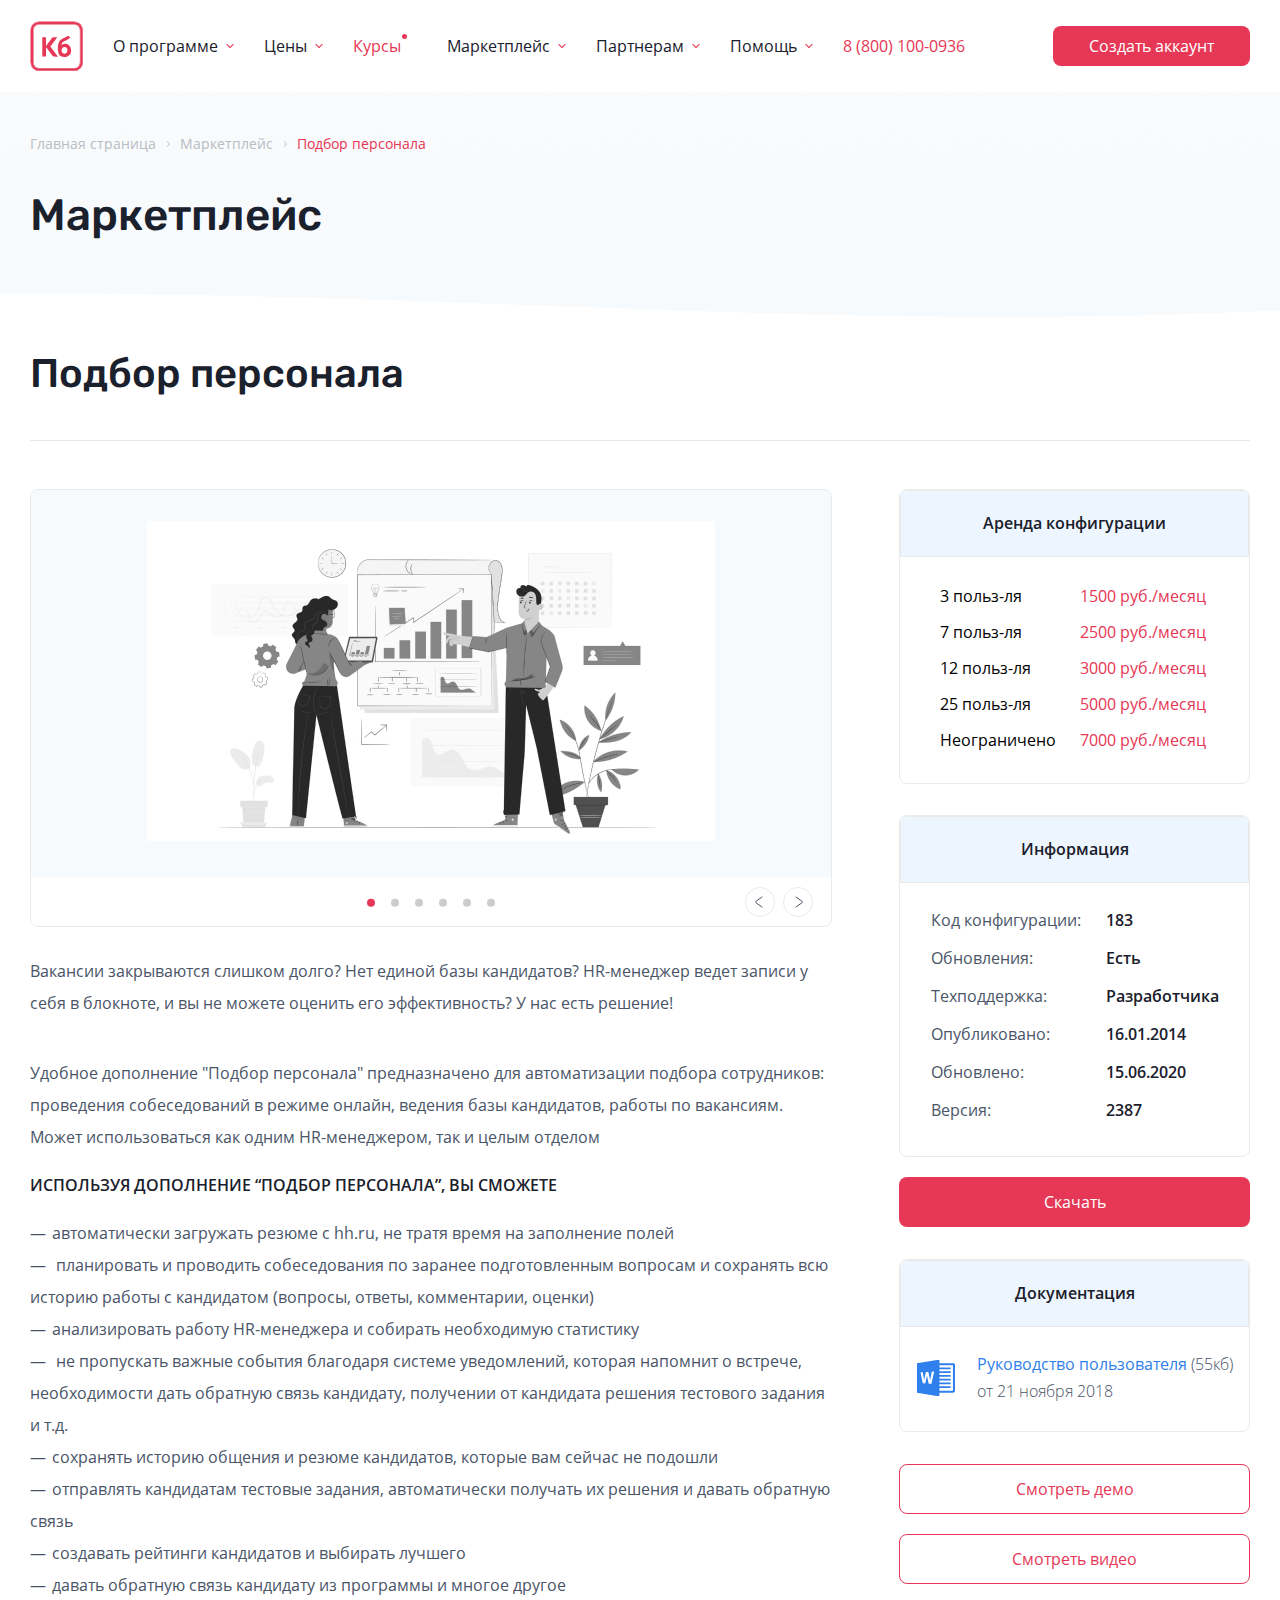
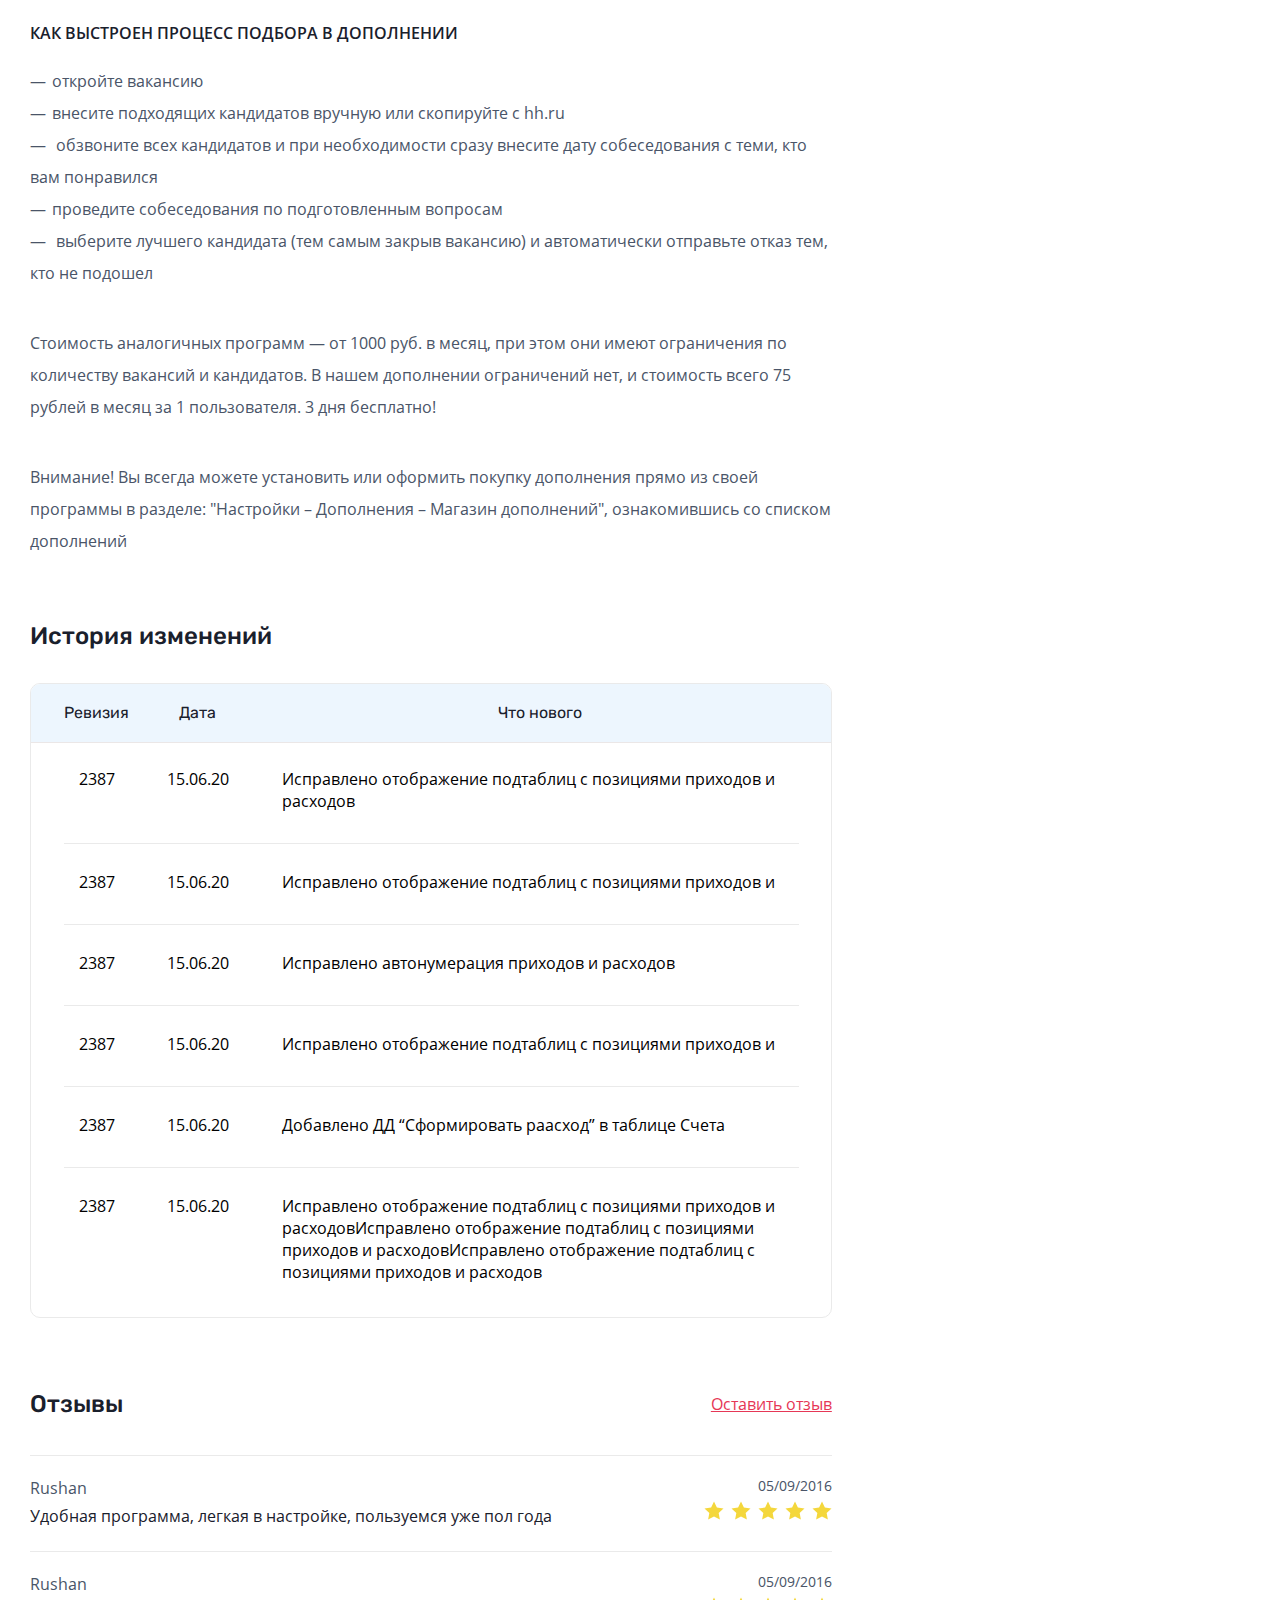
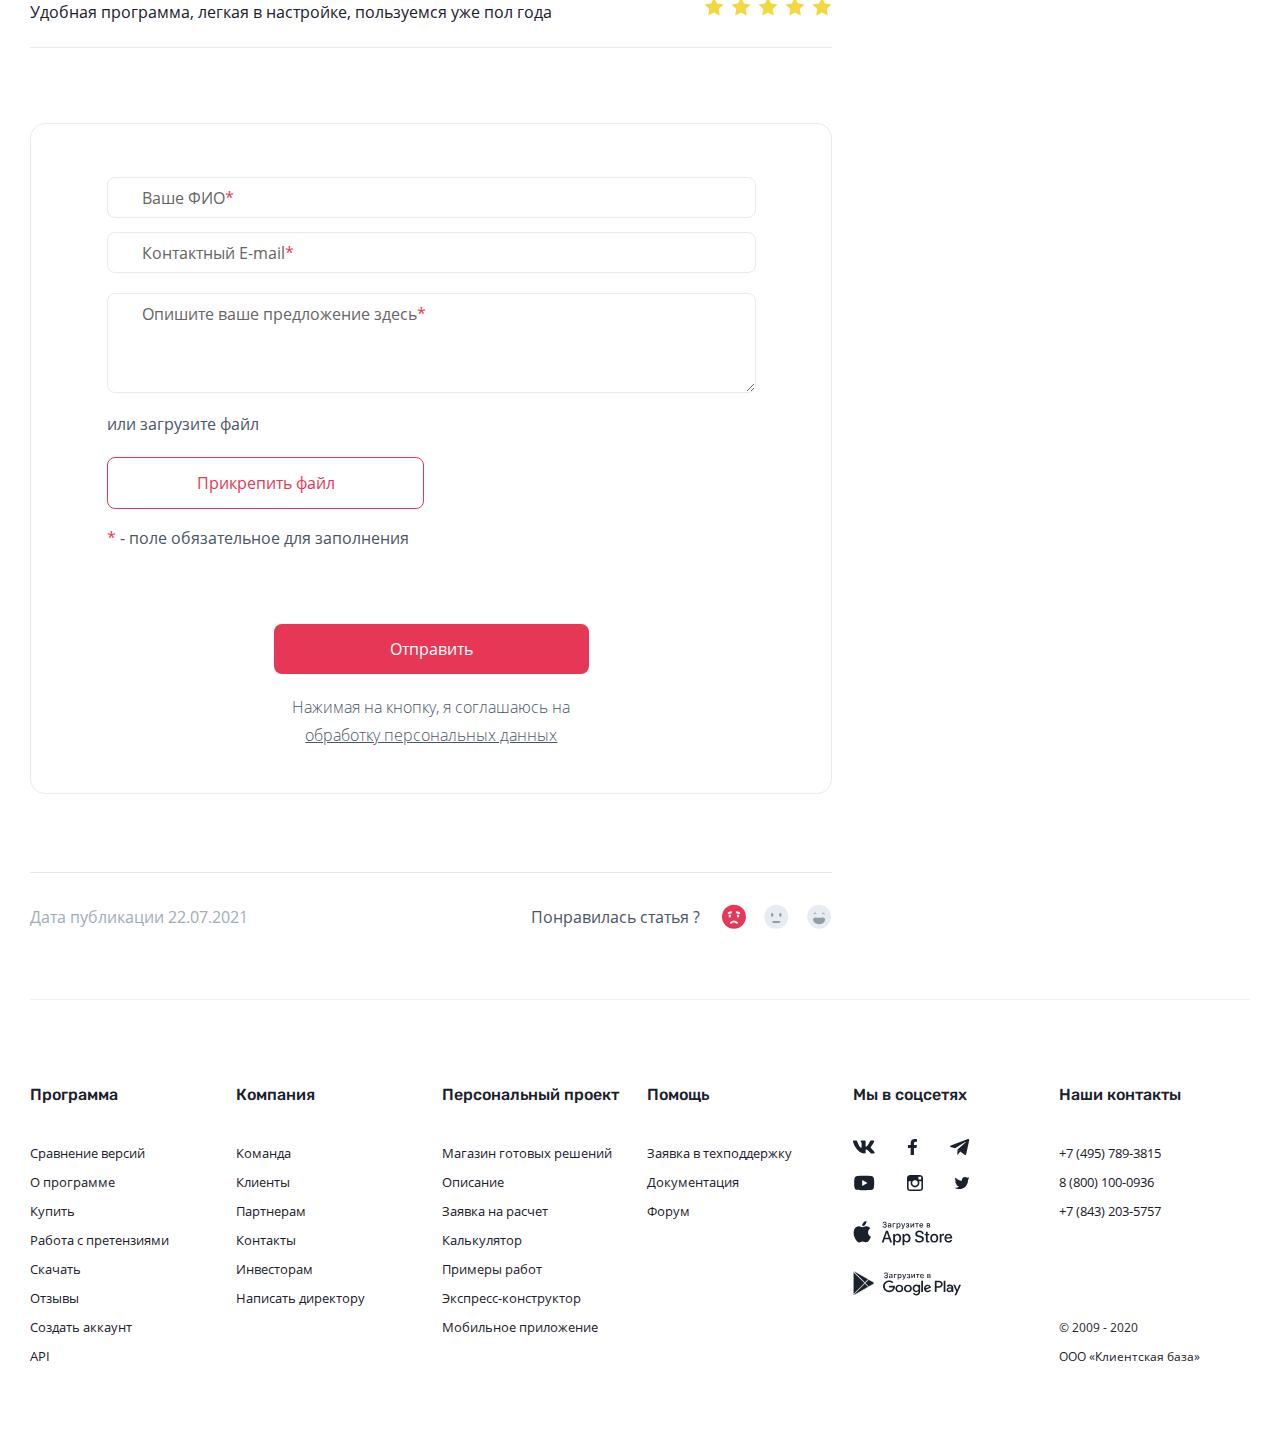
<file: index.html>
<!DOCTYPE html>
<html lang="ru">
  <head>
    <meta charset="UTF-8" />
    <meta http-equiv="X-UA-Compatible" content="IE=edge" />
    <meta name="viewport" content="width=device-width, initial-scale=1.0" />
    <link href="scripts/swiper/css/swiper-bundle.min.css" rel="stylesheet" />
    <link href="css/style.min.css" rel="stylesheet" />
    <title>Маркетплейс</title>
  </head>
  <body class="page">
    <header class="header">
      <div class="page__inner">
        <div class="header__menu">
          <div class="menu">
            <div class="logo">
              <a href="#" class="link logo__link">
                <img src="img/logo.svg" alt="логотип" class="img-logo logo__img" />
                <img src="img/logo-text.svg" alt="клиентская база" class="img-text-logo logo__img-text" />
              </a>
            </div>
            <div class="icon-menu">
              <div class="icon-menu__inner">
                <span></span>
              </div>
            </div>
            <nav class="navigate menu__navigate">
              <ul class="list navigate__list">
                <li class="navigate__item">
                  <a href="#" class="link link-nav navigate__link">О программе</a>
                  <ul class="dropdown list text text_size_s">
                    <li><a href="#" class="dropdown__link link">Сравнение версий</a></li>
                    <li><a href="#" class="dropdown__link link">О программе</a></li>
                    <li><a href="#" class="dropdown__link link">Купить</a></li>
                    <li><a href="#" class="dropdown__link link">Работа с претензиями</a></li>
                    <li><a href="#" class="dropdown__link link">Скачать</a></li>
                    <li><a href="#" class="dropdown__link link">Отзывы</a></li>
                    <li><a href="#" class="dropdown__link link">Создать аккаунт</a></li>
                    <li><a href="#" class="dropdown__link link">API</a></li>
                  </ul>
                </li>
                <li class="navigate__item">
                  <a href="#" class="link link-nav navigate__link">Цены</a>
                  <ul class="dropdown list text text_size_s">
                    <li><a href="#" class="dropdown__link link">Аренда аккаунта</a></li>
                    <li><a href="#" class="dropdown__link link">Покупка лицензии</a></li>
                    <li><a href="#" class="dropdown__link link">Услуги по внедрению</a></li>
                    <li><a href="#" class="dropdown__link link">CRM на заказ</a></li>
                  </ul>
                </li>
                <li class="navigate__item"><a href="#" class="link link-nav_dedicated navigate__link navigate__courses-link">Курсы</a></li>
                <li class="navigate__item">
                  <a href="#" class="link link-nav navigate__link">Маркетплейс</a>
                  <ul class="dropdown list text text_size_s">
                    <li><a href="#" class="dropdown__link link">Готовые решения</a></li>
                    <li><a href="#" class="dropdown__link link">Дополнения</a></li>
                  </ul>
                </li>
                <li class="navigate__item">
                  <a href="#" class="link link-nav navigate__link">Партнерам</a>
                  <ul class="dropdown list text text_size_s">
                    <li><a href="#" class="dropdown__link link">Партнеры</a></li>
                    <li><a href="#" class="dropdown__link link">Разработчики</a></li>
                    <li><a href="#" class="dropdown__link link">Курс стартап-партнера</a></li>
                  </ul>
                </li>
                <li class="navigate__item">
                  <a href="#" class="link link-nav navigate__link">Помощь</a>
                  <ul class="dropdown list text text_size_s">
                    <li><a href="#" class="dropdown__link link">Заявка в техподдержку</a></li>
                    <li><a href="#" class="dropdown__link link">Документация</a></li>
                    <li><a href="#" class="dropdown__link link">Форум</a></li>
                  </ul>
                </li>
                <li class="navigate__item">
                  <div class="telephone">
                    <a href="tel:+78001000936" class="link link-nav_dedicated telephone__link navigate__link">8 (800) 100-0936</a>
                  </div>
                </li>
              </ul>
            </nav>
            <div class="create-acc menu__create-acc">
              <a href="#" class="link button create-acc__link">Создать аккаунт</a>
            </div>
          </div>
        </div>
      </div>
    </header>
    <main class="main">
      <div class="page__inner">
        <div class="main__head">
          <div class="main__breadcrumbs breadcrumbs">
            <ul class="list breadcrumbs__list">
              <li class="breadcrumbs__item"><a href="#" class="link text text_size_s breadcrumbs__link">Главная страница</a></li>
              <li class="breadcrumbs__item"><a href="#" class="link text text_size_s breadcrumbs__link">Маркетплейс</a></li>
              <li class="breadcrumbs__item"><a href="#" class="link text text_size_s breadcrumbs__link breadcrumb-link_active">Подбор персонала</a></li>
            </ul>
          </div>
          <div class="head-main">
            <h1 class="title title_size_xxl head-main__title">Маркетплейс</h1>
            <div class="head-main__info info-main-head">
              <h2 class="title title_size_m info-main-head__title">Магазин готовых решений</h2>
              <p class="text text_size_s info-main-head__subtitle">
                Здесь вы сможете выбрать подходящую для вас конфигурацию CRM-программы КБ и ознакомиться с ней, и сразу же применить на своей бизнес модели
              </p>
            </div>
          </div>
        </div>
        <div class="main__body">
          <h2 class="title title_size_xl body-main__title">Подбор персонала</h2>
          <hr class="body-main__line line" />
          <div class="container">
            <div class="container__box">
              <div class="content">
                <div class="content__slider">
                  <div class="slider-content swiper">
                    <div class="slider-content__wrapper swiper-wrapper">
                      <!-- Slides -->
                      <div class="slider-content__slide swiper-slide">
                        <img class="slider-content__img" src="img/slide_1.jpg" alt="slide image" />
                      </div>
                      <div class="slider-content__slide swiper-slide">
                        <img class="slider-content__img" src="img/slide_2.jpg" alt="slide image" />
                      </div>
                      <div class="slider-content__slide swiper-slide">
                        <img class="slider-content__img" src="img/slide_3.jpg" alt="slide image" />
                      </div>
                      <div class="slider-content__slide swiper-slide">
                        <img class="slider-content__img" src="img/slide_4.jpg" alt="slide image" />
                      </div>
                      <div class="slider-content__slide swiper-slide">
                        <img class="slider-content__img" src="img/slide_5.jpg" alt="slide image" />
                      </div>
                      <div class="slider-content__slide swiper-slide">
                        <img class="slider-content__img" src="img/slide_1.jpg" alt="slide image" />
                      </div>
                    </div>
                    <div class="slider-content__navigate">
                      <!-- If we need pagination -->
                      <div class="slider-content__pagination swiper-pagination"></div>

                      <!-- If we need navigation buttons -->
                      <div class="slider-content__buttons">
                        <div class="slider-content__button slider-content__button-prev">
                          <svg
                            class="slider-content__img-button button-prev__img"
                            width="8"
                            height="12"
                            viewBox="0 0 8 12"
                            fill="none"
                            xmlns="http://www.w3.org/2000/svg"
                          >
                            <path
                              d="M7 11L1.13923 6.81373C0.580879 6.41491 0.580878 5.58509 1.13923 5.18627L7 0.999999"
                              stroke="#4A5568"
                              stroke-linecap="round"
                            />
                          </svg>
                        </div>
                        <div class="slider-content__button slider-content__button-next">
                          <svg
                            class="slider-content__img-button button-next__img"
                            width="8"
                            height="12"
                            viewBox="0 0 8 12"
                            fill="none"
                            xmlns="http://www.w3.org/2000/svg"
                          >
                            <path d="M1 1L6.86077 5.18627C7.41912 5.58509 7.41912 6.41491 6.86077 6.81373L1 11" stroke="#4A5568" stroke-linecap="round" />
                          </svg>
                        </div>
                      </div>
                    </div>
                  </div>
                </div>
                <div class="content__info">
                  <div class="info-content">
                    <p class="text text_size_m info-content__text">
                      Вакансии закрываются слишком долго? Нет единой базы кандидатов? HR-менеджер ведет записи у себя в блокноте, и вы не можете оценить его
                      эффективность? У нас есть решение!
                    </p>
                    <br />
                    <p class="text text_size_m info-content__text">
                      Удобное дополнение "Подбор персонала" предназначено для автоматизации подбора сотрудников: проведения собеседований в режиме онлайн,
                      ведения базы кандидатов, работы по вакансиям. Может использоваться как одним HR-менеджером, так и целым отделом
                    </p>
                    <h4 class="text text_size_m text_type_title info-content__title">ИСПОЛЬЗУЯ ДОПОЛНЕНИЕ “ПОДБОР ПЕРСОНАЛА”, ВЫ СМОЖЕТЕ</h4>
                    <ul class="list text text_size_m info-content__list">
                      <li class="info-content__item">автоматически загружать резюме с hh.ru, не тратя время на заполнение полей</li>
                      <li class="info-content__item">
                        планировать и проводить собеседования по заранее подготовленным вопросам и сохранять всю историю работы с кандидатом (вопросы, ответы,
                        комментарии, оценки)
                      </li>
                      <li class="info-content__item">анализировать работу HR-менеджера и собирать необходимую статистику</li>
                      <li class="info-content__item">
                        не пропускать важные события благодаря системе уведомлений, которая напомнит о встрече, необходимости дать обратную связь кандидату,
                        получении от кандидата решения тестового задания и т.д.
                      </li>
                      <li class="info-content__item">сохранять историю общения и резюме кандидатов, которые вам сейчас не подошли</li>
                      <li class="info-content__item">отправлять кандидатам тестовые задания, автоматически получать их решения и давать обратную связь</li>
                      <li class="info-content__item">создавать рейтинги кандидатов и выбирать лучшего</li>
                      <li class="info-content__item">давать обратную связь кандидату из программы и многое другое</li>
                    </ul>
                    <h4 class="text text_size_m text_type_title info-content__title">КАК ВЫСТРОЕН ПРОЦЕСС ПОДБОРА В ДОПОЛНЕНИИ</h4>
                    <ul class="list text text_size_m info-content__list">
                      <li class="info-content__item">откройте вакансию</li>
                      <li class="info-content__item">внесите подходящих кандидатов вручную или скопируйте с hh.ru</li>
                      <li class="info-content__item">
                        обзвоните всех кандидатов и при необходимости сразу внесите дату собеседования с теми, кто вам понравился
                      </li>
                      <li class="info-content__item">проведите собеседования по подготовленным вопросам</li>
                      <li class="info-content__item">
                        выберите лучшего кандидата (тем самым закрыв вакансию) и автоматически отправьте отказ тем, кто не подошел
                      </li>
                    </ul>
                    <br />
                    <p class="text text_size_m info-content__text">
                      Стоимость аналогичных программ — от 1000 руб. в месяц, при этом они имеют ограничения по количеству вакансий и кандидатов. В нашем
                      дополнении ограничений нет, и стоимость всего 75 рублей в месяц за 1 пользователя. 3 дня бесплатно!
                    </p>
                    <br />
                    <p class="text text_size_m info-content__text">
                      Внимание! Вы всегда можете установить или оформить покупку дополнения прямо из своей программы в разделе: "Настройки – Дополнения –
                      Магазин дополнений", ознакомившись со списком дополнений
                    </p>
                  </div>
                </div>
              </div>
            </div>
            <div class="container__sidebar">
              <aside class="sidebar">
                <div class="components">
                  <div class="components__inner">
                    <div class="component components__rent">
                      <div class="sidebar-card">
                        <div class="sidebar-card__title">
                          <h5 class="title title_size_s title_theme_sidebar">Аренда конфигурации</h5>
                        </div>
                        <div class="sidebar-card__table-rent">
                          <table class="table-rent text text_size_m">
                            <tr class="table-rent__row">
                              <td class="table-rent__cell">3 польз-ля</td>
                              <td class="table-rent__cell table-rent__emphasis">1500 руб./месяц</td>
                            </tr>
                            <tr class="table-rent__row">
                              <td class="table-rent__cell">7 польз-ля</td>
                              <td class="table-rent__cell table-rent__emphasis">2500 руб./месяц</td>
                            </tr>
                            <tr class="table-rent__row">
                              <td class="table-rent__cell">12 польз-ля</td>
                              <td class="table-rent__cell table-rent__emphasis">3000 руб./месяц</td>
                            </tr>
                            <tr class="table-rent__row">
                              <td class="table-rent__cell">25 польз-ля</td>
                              <td class="table-rent__cell table-rent__emphasis">5000 руб./месяц</td>
                            </tr>
                            <tr class="table-rent__row">
                              <td class="table-rent__cell">Неограничено</td>
                              <td class="table-rent__cell table-rent__emphasis">7000 руб./месяц</td>
                            </tr>
                          </table>
                        </div>
                      </div>
                    </div>
                  </div>
                  <div class="components__inner">
                    <div class="component components__info">
                      <div class="sidebar-card">
                        <div class="sidebar-card__title">
                          <h5 class="title title_size_s title_theme_sidebar">Информация</h5>
                        </div>
                        <div class="sidebar-card__table">
                          <table class="table-sidebar">
                            <tr class="table-sidebar__row">
                              <td class="table-sidebar__cell">Код конфигурации:</td>
                              <td class="table-sidebar__cell">183</td>
                            </tr>
                            <tr class="table-sidebar__row">
                              <td class="table-sidebar__cell">Обновления:</td>
                              <td class="table-sidebar__cell">Есть</td>
                            </tr>
                            <tr class="table-sidebar__row">
                              <td class="table-sidebar__cell">Техподдержка:</td>
                              <td class="table-sidebar__cell">Разработчика</td>
                            </tr>
                            <tr class="table-sidebar__row">
                              <td class="table-sidebar__cell">Опубликовано:</td>
                              <td class="table-sidebar__cell">16.01.2014</td>
                            </tr>
                            <tr class="table-sidebar__row">
                              <td class="table-sidebar__cell">Обновлено:</td>
                              <td class="table-sidebar__cell">15.06.2020</td>
                            </tr>
                            <tr class="table-sidebar__row">
                              <td class="table-sidebar__cell">Версия:</td>
                              <td class="table-sidebar__cell">2387</td>
                            </tr>
                          </table>
                        </div>
                      </div>
                    </div>
                    <div class="components__button">
                      <button class="button component__button">Скачать</button>
                    </div>
                  </div>
                  <div class="components__inner">
                    <div class="component components__documentation">
                      <div class="sidebar-card">
                        <div class="sidebar-card__title">
                          <h5 class="title title_size_s title_theme_sidebar">Документация</h5>
                        </div>
                        <div class="sidebar-card__list">
                          <div class="file-block text text_size_m">
                            <a href="materials/Руководство пользователя.docx" class="file-block__link-inner" download>
                              <div class="file-block__name">Руководство пользователя <span class="file-block__weight">(55кб)</span></div>
                              <div class="file-block__date">от 21 ноября 2018</div>
                            </a>
                          </div>
                        </div>
                      </div>
                    </div>
                    <div class="components__button components__button-demo">
                      <button class="button button_theme_empty component__button">Смотреть демо</button>
                    </div>
                    <div class="components__button components__button-demo">
                      <button class="button button_theme_empty component__button">Смотреть видео</button>
                    </div>
                  </div>
                </div>
              </aside>
            </div>
          </div>
          <div class="container__box">
            <div class="content">
              <div class="content__table-history">
                <div class="table-history">
                  <h5 class="title title_size_m table-history__title">История изменений</h5>
                  <div class="table-history__inner">
                    <div class="table-history__title-wrap">
                      <div class="table-history__row">
                        <div class="title title_size_s title_theme_table table-history__elem table-history__revision table-history__revision-title">
                          Ревизия
                        </div>
                        <div class="title title_size_s title_theme_table table-history__elem table-history__date table-history__date-title">Дата</div>
                        <div class="title title_size_s title_theme_table table-history__elem table-history__new table-history__new-title">Что нового</div>
                      </div>
                    </div>
                    <hr class="line" />
                    <div class="table-history__descriptions">
                      <div class="table-history__row">
                        <div class="table-history__elem table-history__revision"><span class="table-history__text-revision">Ревизия:</span> 2387</div>
                        <div class="table-history__elem table-history__date">15.06.20</div>
                        <div class="table-history__elem table-history__new">Исправлено отображение подтаблиц с позициями приходов и расходов</div>
                      </div>
                      <div class="table-history__row">
                        <div class="table-history__elem table-history__revision"><span class="table-history__text-revision">Ревизия:</span> 2387</div>
                        <div class="table-history__elem table-history__date">15.06.20</div>
                        <div class="table-history__elem table-history__new">Исправлено отображение подтаблиц с позициями приходов и</div>
                      </div>
                      <div class="table-history__row">
                        <div class="table-history__elem table-history__revision"><span class="table-history__text-revision">Ревизия:</span> 2387</div>
                        <div class="table-history__elem table-history__date">15.06.20</div>
                        <div class="table-history__elem table-history__new">Исправлено автонумерация приходов и расходов</div>
                      </div>
                      <div class="table-history__row">
                        <div class="table-history__elem table-history__revision"><span class="table-history__text-revision">Ревизия:</span> 2387</div>
                        <div class="table-history__elem table-history__date">15.06.20</div>
                        <div class="table-history__elem table-history__new">Исправлено отображение подтаблиц с позициями приходов и</div>
                      </div>
                      <div class="table-history__row">
                        <div class="table-history__elem table-history__revision"><span class="table-history__text-revision">Ревизия:</span> 2387</div>
                        <div class="table-history__elem table-history__date">15.06.20</div>
                        <div class="table-history__elem table-history__new">Добавлено ДД “Сформировать раасход” в таблице Счета</div>
                      </div>
                      <div class="table-history__row">
                        <div class="table-history__elem table-history__revision"><span class="table-history__text-revision">Ревизия:</span> 2387</div>
                        <div class="table-history__elem table-history__date">15.06.20</div>
                        <div class="table-history__elem table-history__new">
                          Исправлено отображение подтаблиц с позициями приходов и расходовИсправлено отображение подтаблиц с позициями приходов и
                          расходовИсправлено отображение подтаблиц с позициями приходов и расходов
                        </div>
                      </div>
                    </div>
                  </div>
                </div>
              </div>
              <div class="content__reviews">
                <div class="reviews">
                  <div class="reviews__row">
                    <div class="reviews__head">
                      <h5 class="title title_size_m reviews__title">Отзывы</h5>
                      <button class="button text text_size_m reviews__button">Оставить отзыв</button>
                    </div>
                  </div>
                  <div class="reviews__row">
                    <div class="review">
                      <div class="text text_size_m review__user-name">Rushan</div>
                      <div class="review__info">
                        <div class="text text_size_s review__date">05/09/2016</div>
                        <div class="review__rating">
                          <img src="img/review-star.svg" alt="star" class="review__img-star" />
                          <img src="img/review-star.svg" alt="star" class="review__img-star" />
                          <img src="img/review-star.svg" alt="star" class="review__img-star" />
                          <img src="img/review-star.svg" alt="star" class="review__img-star" />
                          <img src="img/review-star.svg" alt="star" class="review__img-star" />
                        </div>
                      </div>
                      <p class="text text_size_m review__user-text">Удобная программа, легкая в настройке, пользуемся уже пол года</p>
                    </div>
                    <div class="review">
                      <div class="text text_size_m review__user-name">Rushan</div>
                      <div class="review__info">
                        <div class="text text_size_s review__date">05/09/2016</div>
                        <div class="review__rating">
                          <img src="img/review-star.svg" alt="star" class="review__img-star" />
                          <img src="img/review-star.svg" alt="star" class="review__img-star" />
                          <img src="img/review-star.svg" alt="star" class="review__img-star" />
                          <img src="img/review-star.svg" alt="star" class="review__img-star" />
                          <img src="img/review-star.svg" alt="star" class="review__img-star" />
                        </div>
                      </div>
                      <p class="text text_size_m review__user-text">Удобная программа, легкая в настройке, пользуемся уже пол года</p>
                    </div>
                  </div>
                </div>
              </div>
              <div class="content__form">
                <form class="form-content" action="https://echo.htmlacademy.ru" method="post">
                  <div class="form-content__input-group">
                    <div class="field-content-form form-content__input">
                      <input class="text text_size_m input input_type_field field-content-form__line" id="user-name" type="text" name="user-name" required />
                      <label class="text text_size_m label_required field-content-form__label" for="user-name">Ваше ФИО</label>
                    </div>
                    <div class="field-content-form form-content__input">
                      <input class="text text_size_m input input_type_field field-content-form__line" id="user-tel" type="tel" name="user-tel" required />
                      <label class="text text_size_m label_required field-content-form__label" for="user-tel">Контактный E-mail</label>
                    </div>
                  </div>
                  <div class="field-content-form form-content__textarea">
                    <textarea
                      class="text text_size_m input input_type_field field-content-form__line field-content-form__textarea"
                      name="user-description"
                      id="uesr-description"
                      required
                    ></textarea>
                    <label class="text text_size_m label_required field-content-form__label" for="user-description">Опишите ваше предложение здесь</label>
                  </div>
                  <span class="text text_size_m form-content__text form-content__text-download">или загрузите файл</span>
                  <div class="field-content-form form-content__button-file">
                    <input class="field-content-form__input-file" type="file" id="user-file" name="user-file" />
                    <label class="field-content-form__button-file" for="user-file">
                      <span class="text text_size_m field-content-form__button-file-text">Прикрепить файл</span>
                    </label>
                  </div>
                  <span class="text text_size_m form-content__text-required"
                    ><span class="text_type_dedicated">*</span> - поле обязательное для заполнения
                  </span>
                  <button class="button text text_size_m form-content__button">Отправить</button>
                  <span class="text text_size_m form-content__data-processing"
                    >Нажимая на кнопку, я соглашаюсь на <a href="#" class="link form-content__data-link">обработку персональных данных</a></span
                  >
                </form>
              </div>
              <div class="content__short-info">
                <div class="short-info">
                  <hr class="line short-info" />
                  <div class="short-info__inner">
                    <div class="short-info__publication-date publication-date">
                      <p class="text text_size_m publication-date__text">Дата публикации <span class="publication-date__main">22.07.2021</span></p>
                    </div>
                    <div class="short-info__grade-article grade-article">
                      <span class="text text_size_m grade-article__text">Понравилась статья ?</span>
                      <div class="grade-article__emotion">
                        <div class="emotion emotion__bad">
                          <svg class="emotion__img" width="24" height="25" viewBox="0 0 24 25" fill="none" xmlns="http://www.w3.org/2000/svg">
                            <ellipse cx="11.9494" cy="12.75" rx="11.9494" ry="12" fill="#E63756" />
                            <path
                              d="M8.96191 18.75V18.75C10.6705 17.2486 13.228 17.2486 14.9366 18.75V18.75"
                              stroke="#F7FAFC"
                              stroke-width="2"
                              stroke-linecap="round"
                            />
                            <path d="M8.96219 8.25C8.74881 8.5 8.00197 9 6.72168 9" stroke="#F7FAFC" stroke-width="2" stroke-linecap="round" />
                            <rect width="2.2405" height="3" rx="1.12025" transform="matrix(-1 0 0 1 17.1772 10.5)" fill="#F7FAFC" />
                            <rect width="2.24051" height="3" rx="1.12025" transform="matrix(-1 0 0 1 8.96216 10.5)" fill="#F7FAFC" />
                            <path d="M14.9367 8.25C15.1501 8.5 15.897 9 17.1772 9" stroke="#F7FAFC" stroke-width="2" stroke-linecap="round" />
                          </svg>
                        </div>
                        <div class="emotion emotion__normally">
                          <svg class="emotion__img" width="25" height="25" viewBox="0 0 25 25" fill="none" xmlns="http://www.w3.org/2000/svg">
                            <ellipse cx="12.2658" cy="12.75" rx="11.9494" ry="12" fill="#E6ECF1" />
                            <path d="M9.27832 18H15.253" stroke="#919CA5" stroke-width="2" stroke-linecap="round" />
                            <rect x="7.03809" y="9" width="2.24051" height="3.75" rx="1.12025" fill="#919CA5" />
                            <rect x="15.2529" y="9" width="2.24051" height="3.75" rx="1.12026" fill="#919CA5" />
                          </svg>
                        </div>
                        <div class="emotion emotion__good">
                          <svg class="emotion__img" width="25" height="25" viewBox="0 0 25 25" fill="none" xmlns="http://www.w3.org/2000/svg">
                            <ellipse cx="12.0885" cy="12.75" rx="11.9494" ry="12" fill="#E6ECF1" />
                            <path d="M6.86084 9.75V9.75C7.42002 9.00127 8.54217 9.00127 9.10134 9.75V9.75" stroke="#919CA5" stroke-linecap="round" />
                            <path d="M15.0762 9.75V9.75C15.6353 9.00127 16.7575 9.00127 17.3167 9.75V9.75" stroke="#919CA5" stroke-linecap="round" />
                            <path
                              d="M12.0885 20.25C8.90802 20.25 6.11377 18.1466 6.11377 15.5518C6.11377 14.3291 7.19884 13.3778 8.43954 13.5128L9.8104 13.662C11.3244 13.8268 12.8525 13.8268 14.3665 13.662L15.7374 13.5128C16.9781 13.3778 18.0631 14.3291 18.0631 15.5518C18.0631 18.1466 15.2689 20.25 12.0885 20.25Z"
                              fill="#919CA5"
                            />
                          </svg>
                        </div>
                      </div>
                    </div>
                  </div>
                </div>
              </div>
              <!-- <div class="content__comments">
              <div class="comments">Здесь вставляется плагин от вконтактедля комментариев</div>
            </div> -->
            </div>
          </div>
        </div>
      </div>
    </main>
    <div class="page__footer">
      <footer class="footer">
        <div class="page__inner">
          <hr class="line footer__line" />
          <div class="footer__inner">
            <div class="footer-navigate js-one">
              <div class="footer-navigate__column">
                <a href="#" class="link title title_size_s footer-navigate__but-link">Программа</a>
                <ul class="list text footer-navigate__list">
                  <li class="footer-navigate__item"><a href="#" class="link footer-navigate__link">Сравнение версий</a></li>
                  <li class="footer-navigate__item"><a href="#" class="link footer-navigate__link">О программе</a></li>
                  <li class="footer-navigate__item"><a href="#" class="link footer-navigate__link">Купить</a></li>
                  <li class="footer-navigate__item"><a href="#" class="link footer-navigate__link">Работа с претензиями</a></li>
                  <li class="footer-navigate__item"><a href="#" class="link footer-navigate__link">Скачать</a></li>
                  <li class="footer-navigate__item"><a href="#" class="link footer-navigate__link">Отзывы</a></li>
                  <li class="footer-navigate__item"><a href="#" class="link footer-navigate__link">Создать аккаунт</a></li>
                  <li class="footer-navigate__item"><a href="#" class="link footer-navigate__link">API</a></li>
                </ul>
              </div>
              <div class="footer-navigate__column">
                <a href="#" class="link title title_size_s footer-navigate__but-link">Компания</a>
                <ul class="list text footer-navigate__list">
                  <li class="footer-navigate__item"><a href="#" class="link footer-navigate__link">Команда</a></li>
                  <li class="footer-navigate__item"><a href="#" class="link footer-navigate__link">Клиенты</a></li>
                  <li class="footer-navigate__item"><a href="#" class="link footer-navigate__link">Партнерам</a></li>
                  <li class="footer-navigate__item"><a href="#" class="link footer-navigate__link">Контакты</a></li>
                  <li class="footer-navigate__item"><a href="#" class="link footer-navigate__link">Инвесторам</a></li>
                  <li class="footer-navigate__item"><a href="#" class="link footer-navigate__link">Написать директору</a></li>
                </ul>
              </div>
              <div class="footer-navigate__column">
                <a href="#" class="link title title_size_s footer-navigate__but-link">Персональный проект</a>
                <ul class="list text footer-navigate__list">
                  <li class="footer-navigate__item"><a href="#" class="link footer-navigate__link">Магазин готовых решений</a></li>
                  <li class="footer-navigate__item"><a href="#" class="link footer-navigate__link">Описание</a></li>
                  <li class="footer-navigate__item"><a href="#" class="link footer-navigate__link">Заявка на расчет</a></li>
                  <li class="footer-navigate__item"><a href="#" class="link footer-navigate__link">Калькулятор</a></li>
                  <li class="footer-navigate__item"><a href="#" class="link footer-navigate__link">Примеры работ</a></li>
                  <li class="footer-navigate__item"><a href="#" class="link footer-navigate__link">Экспресс-конструктор</a></li>
                  <li class="footer-navigate__item"><a href="#" class="link footer-navigate__link">Мобильное приложение</a></li>
                </ul>
              </div>
              <div class="footer-navigate__column">
                <a href="#" class="link title title_size_s footer-navigate__but-link">Помощь</a>
                <ul class="list text footer-navigate__list">
                  <li class="footer-navigate__item"><a href="#" class="link footer-navigate__link">Заявка в техподдержку</a></li>
                  <li class="footer-navigate__item"><a href="#" class="link footer-navigate__link">Документация</a></li>
                  <li class="footer-navigate__item"><a href="#" class="link footer-navigate__link">Форум</a></li>
                </ul>
              </div>
              <div class="footer-navigate__column">
                <a href="#" class="link title title_size_s footer-navigate__but-link">Мы в соцсетях</a>
                <ul class="list text footer-navigate__list">
                  <li class="footer-navigate__item">
                    <div class="footer-navigate__social social">
                      <ul class="list social__list">
                        <li class="social__item">
                          <a href="#" class="social__link"
                            ><svg class="social__img" width="22" height="14" viewBox="0 0 22 14" fill="none" xmlns="http://www.w3.org/2000/svg">
                              <path
                                fill-rule="evenodd"
                                clip-rule="evenodd"
                                d="M21.1027 1.45857C21.2546 0.953293 21.1027 0.599609 20.3936 0.599609H18.0301C17.4224 0.599609 17.1522 0.919611 17.0003 1.27329C17.0003 1.27329 15.8017 4.20384 14.0966 6.09014C13.5395 6.64594 13.3031 6.81435 12.9992 6.81435C12.8473 6.81435 12.6278 6.64594 12.6278 6.14066V1.45857C12.6278 0.85225 12.459 0.599609 11.9526 0.599609H8.23848C7.86708 0.599609 7.63075 0.88593 7.63075 1.13857C7.63075 1.71121 8.47484 1.84594 8.57612 3.42911V6.89858C8.57612 7.65647 8.44108 7.7912 8.1372 7.7912C7.34375 7.7912 5.38541 4.86068 4.23744 1.49225C4.00108 0.86909 3.7816 0.599609 3.17383 0.599609H0.810364C0.135077 0.599609 0 0.919611 0 1.27329C0 1.89646 0.793449 4.99541 3.73095 9.08805C5.68929 11.8838 8.44108 13.3996 10.9396 13.3996C12.4422 13.3996 12.6278 13.0628 12.6278 12.4902V10.3681C12.6278 9.69437 12.7629 9.55961 13.2525 9.55961C13.607 9.55961 14.1979 9.72805 15.5991 11.0754C17.2029 12.6754 17.473 13.3996 18.3678 13.3996H20.7313C21.4066 13.3996 21.7442 13.0628 21.5416 12.406C21.3222 11.7491 20.5624 10.7891 19.5495 9.64385C18.9924 8.987 18.1652 8.29648 17.9288 7.94279C17.5743 7.48803 17.6756 7.28595 17.9288 6.89858C17.9288 6.88174 20.8157 2.83963 21.1027 1.45857Z"
                                fill="#1A202C"
                              />
                            </svg>
                          </a>
                        </li>
                        <li class="social__item">
                          <a href="#" class="social__link"
                            ><svg class="social__img" width="9" height="16" viewBox="0 0 9 16" fill="none" xmlns="http://www.w3.org/2000/svg">
                              <path
                                d="M8.40977 8.93316L8.87573 6.05889H5.95858V4.19398C5.95858 3.40831 6.36538 2.6408 7.67306 2.6408H9V0.194329C9 0.194329 7.79584 0 6.64495 0C4.24259 0 2.67159 1.37563 2.67159 3.86825V6.05889H0V8.93316H2.67159V15.8798C3.2071 15.9595 3.75591 16 4.31509 16C4.87425 16 5.42306 15.9581 5.95858 15.8798V8.93316H8.40977Z"
                                fill="#1A202C"
                              />
                            </svg>
                          </a>
                        </li>
                        <li class="social__item">
                          <a href="#" class="social__link"
                            ><svg class="social__img" width="20" height="16" viewBox="0 0 20 16" fill="none" xmlns="http://www.w3.org/2000/svg">
                              <path d="M7.28027 15.7617C7.68958 15.7617 7.87034 15.5257 8.09888 15.2456L10.2818 12.5693L7.55889 10.499" fill="#1A202C" />
                              <path
                                d="M7.52173 10.559L14.6372 15.7821C15.4492 16.2272 16.0351 15.9967 16.2374 15.0332L19.1337 1.47253C19.4302 0.291342 18.6806 -0.244575 17.9037 0.10585L0.896394 6.62147C-0.264499 7.08417 -0.257578 7.72769 0.684802 8.01433L5.04927 9.36789L15.1535 3.03439C15.6305 2.74698 16.0683 2.90135 15.709 3.21827"
                                fill="#1A202C"
                              />
                            </svg>
                          </a>
                        </li>
                      </ul>
                      <ul class="list social__list">
                        <li class="social__item">
                          <a href="#" class="social__link"
                            ><svg class="social__img" width="23" height="16" viewBox="0 0 23 16" fill="none" xmlns="http://www.w3.org/2000/svg">
                              <path
                                d="M20.7882 3.05298C20.5576 2.17204 19.8822 1.47745 19.0255 1.24028C17.4604 0.799805 11.2002 0.799805 11.2002 0.799805C11.2002 0.799805 4.93988 0.799805 3.37482 1.22333C2.53462 1.46051 1.8427 2.17204 1.61206 3.05298C1.2002 4.66239 1.2002 7.9998 1.2002 7.9998C1.2002 7.9998 1.2002 11.3542 1.61206 12.9466C1.8427 13.8276 2.51815 14.5222 3.37482 14.7593C4.95636 15.1998 11.2002 15.1998 11.2002 15.1998C11.2002 15.1998 17.4604 15.1998 19.0255 14.7763C19.8822 14.5391 20.5576 13.8445 20.7882 12.9636C21.2001 11.3542 21.2001 8.01675 21.2001 8.01675C21.2001 8.01675 21.2166 4.66239 20.7882 3.05298Z"
                                fill="#1A202C"
                              />
                              <path d="M14.4129 7.99931L9.20703 4.91602V11.0826L14.4129 7.99931Z" fill="white" />
                            </svg>
                          </a>
                        </li>
                        <li class="social__item">
                          <a href="#" class="social__link"
                            ><svg class="social__img" width="16" height="16" viewBox="0 0 16 16" fill="none" xmlns="http://www.w3.org/2000/svg">
                              <path
                                d="M12.9231 0H3.07692C1.36751 0 0 1.36751 0 3.07695V12.9231C0 14.6325 1.36751 16 3.07692 16H12.9231C14.6325 16 16 14.6325 16 12.9231V3.07692C16 1.36751 14.6325 0 12.9231 0ZM13.812 1.84617H14.1538V4.58118H11.4188V1.84617H13.812ZM5.74359 6.35898C6.22223 5.67523 7.11113 5.19657 8 5.19657C8.8889 5.19657 9.77777 5.67523 10.2564 6.35898C10.5983 6.83761 10.8034 7.38461 10.8034 8C10.8034 9.57265 9.50426 10.8034 8 10.8034C6.49574 10.8034 5.1966 9.57265 5.1966 8C5.1966 7.38461 5.40172 6.83761 5.74359 6.35898ZM14.4273 12.9231C14.4273 13.7436 13.7436 14.4274 12.9231 14.4274H3.07692C2.25641 14.4274 1.57265 13.7436 1.57265 12.9231V6.35898H3.96582C3.76067 6.83761 3.62394 7.453 3.62394 8C3.62394 10.3932 5.60684 12.3761 8 12.3761C10.3932 12.3761 12.3761 10.3932 12.3761 8C12.3761 7.453 12.2393 6.83759 12.0342 6.35898H14.4273L14.4273 12.9231Z"
                                fill="#1A202C"
                              />
                            </svg>
                          </a>
                        </li>
                        <li class="social__item">
                          <a href="#" class="social__link"
                            ><svg class="social__img" width="16" height="17" viewBox="0 0 16 17" fill="none" xmlns="http://www.w3.org/2000/svg">
                              <g clip-path="url(#clip0)">
                                <path
                                  d="M16 3.53836C15.4113 3.79969 14.7787 3.97569 14.1147 4.05502C14.7927 3.64902 15.3133 3.00569 15.558 2.23902C14.924 2.61502 14.2213 2.88836 13.4733 3.03569C12.8753 2.39769 12.0213 1.99902 11.0773 1.99902C8.958 1.99902 7.40067 3.97636 7.87933 6.02902C5.152 5.89236 2.73333 4.58569 1.114 2.59969C0.254 4.07502 0.668 6.00502 2.12933 6.98236C1.592 6.96502 1.08533 6.81769 0.643333 6.57169C0.607333 8.09236 1.69733 9.51502 3.276 9.83169C2.814 9.95702 2.308 9.98636 1.79333 9.88769C2.21067 11.1917 3.42267 12.1404 4.86 12.167C3.48 13.249 1.74133 13.7324 0 13.527C1.45267 14.4584 3.17867 15.0017 5.032 15.0017C11.1267 15.0017 14.57 9.85436 14.362 5.23769C15.0033 4.77436 15.56 4.19636 16 3.53836Z"
                                  fill="#1A202C"
                                />
                              </g>
                              <defs>
                                <clipPath id="clip0">
                                  <rect width="16" height="16" fill="white" transform="translate(0 0.5)" />
                                </clipPath>
                              </defs>
                            </svg>
                          </a>
                        </li>
                      </ul>
                    </div>
                  </li>
                  <li class="footer-navigate__item download-app">
                    <a href="#" class="link footer-navigate__link download-app__link">
                      <svg class="download-app__img" width="100" height="25" viewBox="0 0 100 25" fill="none" xmlns="http://www.w3.org/2000/svg">
                        <path
                          d="M15.0578 11.4275C15.0683 10.6121 15.2849 9.81268 15.6874 9.10351C16.0899 8.39433 16.6653 7.79849 17.3599 7.37142C16.9186 6.74117 16.3365 6.2225 15.6596 5.85661C14.9828 5.49071 14.23 5.28767 13.461 5.26361C11.8206 5.09142 10.2303 6.24522 9.39432 6.24522C8.54221 6.24522 7.25516 5.28071 5.86922 5.30922C4.97275 5.33819 4.09908 5.59887 3.33332 6.06588C2.56756 6.53289 1.93583 7.1903 1.49968 7.97404C-0.389573 11.2451 1.01964 16.0524 2.82942 18.6965C3.7349 19.9912 4.79313 21.4374 6.17783 21.3861C7.53283 21.3299 8.0389 20.5221 9.6745 20.5221C11.2949 20.5221 11.7697 21.3861 13.1825 21.3535C14.6365 21.3299 15.5526 20.053 16.4263 18.7461C17.0769 17.8235 17.5775 16.8039 17.9096 15.725C17.0649 15.3677 16.344 14.7697 15.8369 14.0055C15.3298 13.2413 15.0588 12.3447 15.0578 11.4275Z"
                          fill="#1A202C"
                        />
                        <path
                          d="M12.3883 3.52518C13.1811 2.57349 13.5717 1.35025 13.4771 0.115234C12.2659 0.242444 11.1471 0.821307 10.3436 1.73648C9.95079 2.18357 9.64991 2.7037 9.4582 3.26714C9.26649 3.83058 9.18771 4.42628 9.22636 5.02019C9.83216 5.02642 10.4315 4.89511 10.9792 4.63616C11.5269 4.3772 12.0087 3.99734 12.3883 3.52518Z"
                          fill="#1A202C"
                        />
                        <path
                          d="M36.1049 18.2391H31.6583L30.5904 21.3921H28.707L32.9188 9.72656H34.8756L39.0873 21.3921H37.1718L36.1049 18.2391ZM32.1188 16.7841H35.6435L33.9059 11.6669H33.8573L32.1188 16.7841Z"
                          fill="#1A202C"
                        />
                        <path
                          d="M48.1845 17.1405C48.1845 19.7835 46.7698 21.4816 44.6351 21.4816C44.0943 21.5098 43.5565 21.3853 43.0832 21.1221C42.6099 20.8589 42.2204 20.4678 41.959 19.9935H41.9186V24.2062H40.1729V12.8874H41.8627V14.3021H41.8948C42.1681 13.83 42.5643 13.4409 43.0412 13.1762C43.518 12.9114 44.0578 12.7809 44.6029 12.7984C46.7616 12.7985 48.1845 14.5048 48.1845 17.1405ZM46.39 17.1405C46.39 15.4185 45.5002 14.2865 44.1424 14.2865C42.8085 14.2865 41.9113 15.4424 41.9113 17.1405C41.9113 18.8542 42.8085 20.0018 44.1424 20.0018C45.5002 20.0018 46.39 18.878 46.39 17.1405H46.39Z"
                          fill="#1A202C"
                        />
                        <path
                          d="M57.5453 17.1405C57.5453 19.7835 56.1302 21.4816 53.9954 21.4816C53.4546 21.5098 52.9168 21.3853 52.4436 21.1221C51.9703 20.8589 51.5807 20.4678 51.3194 19.9935H51.279V24.2062H49.5332V12.8874H51.223V14.3021H51.2551C51.5285 13.83 51.9246 13.4409 52.4015 13.1762C52.8784 12.9114 53.4181 12.7809 53.9633 12.7984C56.1219 12.7985 57.5453 14.5048 57.5453 17.1405ZM55.7504 17.1405C55.7504 15.4185 54.8605 14.2865 53.5028 14.2865C52.1689 14.2865 51.2717 15.4424 51.2717 17.1405C51.2717 18.8542 52.1689 20.0018 53.5028 20.0018C54.8605 20.0018 55.7504 18.878 55.7504 17.1405Z"
                          fill="#1A202C"
                        />
                        <path
                          d="M63.7315 18.142C63.8608 19.2988 64.9846 20.0584 66.5203 20.0584C67.9918 20.0584 69.0505 19.2988 69.0505 18.2557C69.0505 17.3502 68.412 16.8081 66.9001 16.4365L65.3883 16.0723C63.2462 15.5549 62.2517 14.5531 62.2517 12.9275C62.2517 10.9147 64.0058 9.53223 66.4956 9.53223C68.9615 9.53223 70.6514 10.9147 70.7082 12.9275H68.9459C68.8404 11.7633 67.8781 11.0606 66.4717 11.0606C65.0653 11.0606 64.103 11.7716 64.103 12.8064C64.103 13.6311 64.7177 14.1164 66.2213 14.4879L67.5065 14.8035C69.9 15.3696 70.8935 16.331 70.8935 18.0373C70.8935 20.2198 69.156 21.5867 66.3909 21.5867C63.8039 21.5867 62.0572 20.2519 61.9443 18.1419L63.7315 18.142Z"
                          fill="#1A202C"
                        />
                        <path
                          d="M74.6626 10.874V12.8868H76.2799V14.2693H74.6626V18.9581C74.6626 19.6865 74.9864 20.0259 75.6974 20.0259C75.8894 20.0226 76.0811 20.0091 76.2717 19.9855V21.3598C75.952 21.4195 75.6271 21.4466 75.302 21.4405C73.58 21.4405 72.9085 20.7937 72.9085 19.1443V14.2693H71.6719V12.8868H72.9085V10.874H74.6626Z"
                          fill="#1A202C"
                        />
                        <path
                          d="M77.2158 17.1398C77.2158 14.4638 78.7919 12.7822 81.2496 12.7822C83.7155 12.7822 85.2843 14.4638 85.2843 17.1398C85.2843 19.8232 83.7238 21.4974 81.2496 21.4974C78.7763 21.4974 77.2158 19.8232 77.2158 17.1398ZM83.5054 17.1398C83.5054 15.3041 82.6642 14.2207 81.2496 14.2207C79.835 14.2207 78.9937 15.3124 78.9937 17.1398C78.9937 18.9829 79.835 20.0581 81.2496 20.0581C82.6642 20.0581 83.5054 18.9829 83.5054 17.1398H83.5054Z"
                          fill="#1A202C"
                        />
                        <path
                          d="M86.7236 12.8874H88.3887V14.335H88.4291C88.5418 13.8829 88.8066 13.4833 89.1792 13.2035C89.5517 12.9236 90.0093 12.7806 90.4749 12.7984C90.6761 12.7977 90.8767 12.8195 91.073 12.8635V14.4964C90.819 14.4188 90.5541 14.3832 90.2886 14.391C90.035 14.3807 89.7822 14.4254 89.5474 14.522C89.3127 14.6187 89.1017 14.765 88.9289 14.9509C88.7561 15.1368 88.6255 15.3579 88.5462 15.599C88.4669 15.8401 88.4407 16.0955 88.4694 16.3477V21.3925H86.7236L86.7236 12.8874Z"
                          fill="#1A202C"
                        />
                        <path
                          d="M99.1214 18.8939C98.8865 20.4379 97.3829 21.4974 95.4591 21.4974C92.9849 21.4974 91.4492 19.8397 91.4492 17.1802C91.4492 14.5124 92.9932 12.7822 95.3857 12.7822C97.7389 12.7822 99.2186 14.3987 99.2186 16.9775V17.5756H93.2115V17.6811C93.1838 17.9941 93.223 18.3094 93.3265 18.6061C93.43 18.9028 93.5954 19.1741 93.8118 19.402C94.0282 19.6298 94.2906 19.809 94.5816 19.9277C94.8726 20.0463 95.1855 20.1017 95.4995 20.0902C95.9121 20.1288 96.3261 20.0333 96.6799 19.8177C97.0338 19.6022 97.3087 19.2782 97.4636 18.8939L99.1214 18.8939ZM93.2198 16.3555H97.4719C97.4876 16.074 97.4449 15.7924 97.3466 15.5282C97.2482 15.264 97.0963 15.023 96.9005 14.8203C96.7046 14.6177 96.4689 14.4576 96.2082 14.3503C95.9476 14.243 95.6676 14.1908 95.3857 14.1968C95.1014 14.1951 94.8196 14.2498 94.5566 14.3576C94.2935 14.4653 94.0544 14.6242 93.853 14.8249C93.6516 15.0256 93.492 15.2641 93.3833 15.5268C93.2746 15.7895 93.219 16.0712 93.2198 16.3555V16.3555Z"
                          fill="#1A202C"
                        />
                        <path
                          d="M30.8797 3.31445H31.6292C31.7582 3.33052 31.8891 3.31968 32.0138 3.28263C32.1384 3.24558 32.254 3.18311 32.3533 3.09916C32.4526 3.01521 32.5334 2.91161 32.5907 2.79487C32.6479 2.67814 32.6804 2.55081 32.686 2.42091C32.686 1.90397 32.297 1.57004 31.6374 1.57004C31.5052 1.55156 31.3707 1.55977 31.2417 1.59416C31.1128 1.62855 30.992 1.68843 30.8866 1.77027C30.7811 1.8521 30.6931 1.95424 30.6278 2.07064C30.5625 2.18704 30.5212 2.31534 30.5063 2.44798H29.6834C29.6975 2.20721 29.7611 1.97193 29.8701 1.7568C29.9792 1.54166 30.1313 1.35128 30.3171 1.19749C30.5029 1.04371 30.7184 0.929814 30.9501 0.862909C31.1818 0.796003 31.4248 0.777517 31.664 0.808598C32.7676 0.808598 33.5447 1.42646 33.5447 2.31587C33.5473 2.61383 33.4476 2.90366 33.2623 3.13699C33.077 3.37031 32.8172 3.53301 32.5264 3.59793V3.66398C32.8711 3.67927 33.1958 3.83044 33.4295 4.08443C33.6631 4.33842 33.7866 4.67459 33.7731 5.01942C33.7476 5.26732 33.6729 5.50764 33.5533 5.72628C33.4337 5.94492 33.2716 6.13749 33.0767 6.29269C32.8817 6.4479 32.6577 6.56262 32.4178 6.63014C32.1779 6.69765 31.9269 6.7166 31.6796 6.68586C31.4318 6.71965 31.1797 6.7032 30.9384 6.63748C30.697 6.57175 30.4714 6.45812 30.2749 6.30333C30.0785 6.14855 29.9152 5.9558 29.7948 5.73655C29.6744 5.51731 29.5994 5.27608 29.5742 5.02723H30.41C30.4604 5.56344 30.9531 5.90933 31.6796 5.90933C32.4062 5.90933 32.8805 5.52082 32.8805 4.97314C32.8805 4.41765 32.4337 4.07547 31.653 4.07547H30.8797V3.31445Z"
                          fill="#1A202C"
                        />
                        <path
                          d="M34.7236 5.35374C34.7236 4.5923 35.2915 4.15333 36.297 4.09095L37.4428 4.0249V3.65978C37.4428 3.213 37.1483 2.96072 36.5768 2.96072C36.1107 2.96072 35.7887 3.13182 35.6952 3.43089H34.8869C34.9722 2.70431 35.6566 2.23828 36.6162 2.23828C37.6767 2.23828 38.2749 2.76623 38.2749 3.65978V6.55001H37.4703V5.95555H37.4043C37.2702 6.16879 37.0819 6.34262 36.8587 6.45931C36.6355 6.57599 36.3853 6.63134 36.1337 6.61971C35.9561 6.63818 35.7766 6.61924 35.6068 6.56409C35.437 6.50895 35.2806 6.41884 35.1478 6.29956C35.0149 6.18029 34.9085 6.03449 34.8355 5.87159C34.7624 5.70868 34.7243 5.53227 34.7236 5.35374ZM37.4428 4.99228V4.63863L36.4098 4.70468C35.8272 4.74366 35.563 4.94182 35.563 5.31474C35.563 5.69545 35.8933 5.917 36.3474 5.917C36.4805 5.93048 36.6149 5.91705 36.7427 5.87751C36.8704 5.83797 36.9889 5.77314 37.0911 5.68686C37.1933 5.60058 37.2771 5.49463 37.3375 5.3753C37.398 5.25598 37.4337 5.12572 37.4428 4.99228Z"
                          fill="#1A202C"
                        />
                        <path d="M40.4901 3.02304V6.5504H39.6553V2.32031H42.4405V3.02299L40.4901 3.02304Z" fill="#1A202C" />
                        <path
                          d="M47.5011 4.43283C47.5011 5.77681 46.8213 6.61944 45.7534 6.61944C45.4913 6.63734 45.2295 6.57998 44.9989 6.4541C44.7683 6.32822 44.5784 6.13907 44.4517 5.90892H44.3856V7.95607H43.5508V2.31962H44.3544V3.0187H44.4168C44.5458 2.78051 44.7382 2.58261 44.9726 2.44686C45.207 2.31112 45.4744 2.2428 45.7452 2.24947C46.8213 2.24944 47.5011 3.08839 47.5011 4.43283ZM46.6424 4.43283C46.6424 3.5393 46.2195 2.99941 45.5122 2.99941C44.8095 2.99941 44.37 3.55076 44.37 4.43651C44.37 5.31812 44.8094 5.86993 45.5085 5.86993C46.2195 5.86992 46.6424 5.33003 46.6424 4.43283Z"
                          fill="#1A202C"
                        />
                        <path
                          d="M48.6119 8.06548V7.3467C48.7022 7.35818 48.7932 7.36339 48.8843 7.3623C49.0622 7.37547 49.2386 7.3225 49.3798 7.21355C49.521 7.1046 49.617 6.94734 49.6494 6.77195L49.7118 6.566L48.1807 2.32031H49.0898L50.1503 5.68026H50.2164L51.2732 2.32031H52.1585L50.5815 6.72517C50.2201 7.75448 49.8201 8.08475 48.9577 8.08475C48.888 8.08474 48.6898 8.07694 48.6119 8.06548Z"
                          fill="#1A202C"
                        />
                        <path
                          d="M52.8076 5.3498H53.6388C53.7204 5.72275 54.07 5.9172 54.5589 5.9172C55.1149 5.9172 55.4561 5.67226 55.4561 5.29156C55.4561 4.88378 55.1497 4.68929 54.5589 4.68929H53.9259V4.0407H54.5479C55.0525 4.0407 55.3094 3.84667 55.3094 3.49302C55.3094 3.18248 55.0607 2.94535 54.5479 2.94535C54.081 2.94535 53.7397 3.1435 53.6855 3.47744H52.881C52.9412 3.09373 53.1495 2.74895 53.4612 2.51726C53.7729 2.28556 54.1632 2.18547 54.5479 2.2385C55.5534 2.2385 56.1286 2.69307 56.1286 3.40771C56.1333 3.60672 56.0695 3.80131 55.9479 3.95894C55.8264 4.11658 55.6544 4.2277 55.4607 4.27374V4.33979C55.6913 4.36953 55.9029 4.48288 56.0555 4.65832C56.208 4.83377 56.2908 5.05911 56.2882 5.29157C56.2882 6.09571 55.6038 6.62775 54.5589 6.62775C53.6351 6.62773 52.8847 6.20435 52.8076 5.3498Z"
                          fill="#1A202C"
                        />
                        <path
                          d="M57.4912 6.5504V2.32031H58.3187V5.22983H58.3847L60.3342 2.32032H61.1617V6.55041H60.3342V3.62532H60.2718L58.3187 6.55042L57.4912 6.5504Z"
                          fill="#1A202C"
                        />
                        <path d="M65.7196 3.02299H64.3875V6.55035H63.5518V3.02299H62.2197V2.32031H65.7196V3.02299Z" fill="#1A202C" />
                        <path
                          d="M70.218 5.40795C70.1043 5.79453 69.8583 6.12887 69.5231 6.35255C69.188 6.57624 68.7848 6.67505 68.3842 6.63174C68.1055 6.6391 67.8285 6.58572 67.5726 6.47531C67.3166 6.3649 67.0877 6.20011 66.9018 5.99237C66.7158 5.78463 66.5774 5.53892 66.4959 5.2723C66.4145 5.00567 66.392 4.72452 66.4302 4.44835C66.393 4.17133 66.4159 3.88957 66.4971 3.62215C66.5784 3.35472 66.7161 3.10788 66.9011 2.89832C67.086 2.68877 67.3138 2.52139 67.5691 2.40753C67.8243 2.29366 68.101 2.23597 68.3805 2.23835C69.5575 2.23835 70.2685 3.04249 70.2685 4.37081V4.66212H67.2815V4.7089C67.2683 4.86417 67.2877 5.02049 67.3385 5.16781C67.3892 5.31513 67.4703 5.45019 67.5764 5.56432C67.6825 5.67845 67.8113 5.76912 67.9545 5.8305C68.0977 5.89189 68.2522 5.92262 68.408 5.92074C68.6076 5.9446 68.8097 5.90859 68.9888 5.81727C69.1678 5.72596 69.3157 5.58347 69.4135 5.40792L70.218 5.40795ZM67.2815 4.0447H69.4171C69.4277 3.9028 69.4085 3.76027 69.3606 3.62625C69.3128 3.49223 69.2375 3.36969 69.1396 3.26649C69.0416 3.1633 68.9231 3.08174 68.7918 3.02704C68.6604 2.97234 68.5191 2.94572 68.3768 2.94888C68.2324 2.94692 68.089 2.97392 67.9552 3.0283C67.8214 3.08268 67.6999 3.16334 67.5978 3.26549C67.4957 3.36765 67.4151 3.48924 67.3607 3.62307C67.3064 3.75691 67.2795 3.90028 67.2815 4.0447H67.2815Z"
                          fill="#1A202C"
                        />
                        <path
                          d="M73.7578 2.32031H75.6651C76.4926 2.32031 76.9779 2.73956 76.9779 3.39593C76.9791 3.60421 76.9089 3.80661 76.7788 3.96926C76.6487 4.13192 76.4667 4.24496 76.2632 4.28947V4.35552C76.5102 4.37113 76.7419 4.48103 76.9102 4.66251C77.0785 4.84399 77.1707 5.0832 77.1678 5.33071C77.1678 6.06875 76.6127 6.55038 75.6843 6.55038H73.7578V2.32031ZM74.5853 2.96111V4.05646H75.4128C75.9174 4.05646 76.1586 3.86244 76.1586 3.50465C76.1586 3.17485 75.9486 2.9611 75.5055 2.9611L74.5853 2.96111ZM74.5853 4.67021V5.90961H75.5752C76.0688 5.90961 76.333 5.69174 76.333 5.29176C76.333 4.86838 76.0339 4.67022 75.4706 4.67022L74.5853 4.67021Z"
                          fill="#1A202C"
                        />
                      </svg>
                    </a>
                  </li>
                  <li class="footer-navigate__item download-app">
                    <a href="#" class="link footer-navigate__link download-app__link">
                      <svg class="download-app__img" width="108" height="25" viewBox="0 0 108 25" fill="none" xmlns="http://www.w3.org/2000/svg">
                        <path
                          d="M54.8936 13.6716C52.6809 13.6716 50.9291 15.2692 50.9291 17.4882C50.9291 19.6183 52.6809 21.3047 54.8936 21.3047C57.1064 21.3047 58.8582 19.7071 58.8582 17.4882C58.8582 15.1805 57.1064 13.6716 54.8936 13.6716ZM54.8936 19.7071C53.695 19.7071 52.6808 18.7308 52.6808 17.3994C52.6808 16.068 53.695 15.0917 54.8936 15.0917C56.0922 15.0917 57.1064 15.9793 57.1064 17.3994C57.1064 18.7308 56.0922 19.7071 54.8936 19.7071ZM46.3191 13.6716C44.1064 13.6716 42.3546 15.2692 42.3546 17.4882C42.3546 19.6183 44.1064 21.3047 46.3191 21.3047C48.5319 21.3047 50.2837 19.7071 50.2837 17.4882C50.2837 15.1805 48.5319 13.6716 46.3191 13.6716ZM46.3191 19.7071C45.1206 19.7071 44.1064 18.7308 44.1064 17.3994C44.1064 16.068 45.1206 15.0917 46.3191 15.0917C47.5177 15.0917 48.5319 15.9793 48.5319 17.3994C48.5319 18.7308 47.5177 19.7071 46.3191 19.7071ZM36.0851 14.8254V16.4231H40.0496C39.9574 17.3107 39.5887 18.0207 39.1277 18.4645C38.5745 18.997 37.6525 19.6183 36.0851 19.6183C33.5957 19.6183 31.7518 17.7544 31.7518 15.358C31.7518 12.9615 33.6879 11.0976 36.0851 11.0976C37.3759 11.0976 38.3901 11.6302 39.1277 12.2515L40.3262 11.0976C39.3121 10.2101 38.0213 9.5 36.1773 9.5C32.8582 9.5 30 12.1627 30 15.358C30 18.5533 32.8582 21.216 36.1773 21.216C38.0213 21.216 39.3121 20.6834 40.4184 19.5296C41.5248 18.4645 41.8936 16.9556 41.8936 15.8018C41.8936 15.4467 41.8936 15.0917 41.8014 14.8254H36.0851ZM77.9433 16.068C77.5745 15.1805 76.6525 13.6716 74.6241 13.6716C72.5957 13.6716 70.9362 15.1805 70.9362 17.4882C70.9362 19.6183 72.5957 21.3047 74.8085 21.3047C76.5603 21.3047 77.6667 20.2396 78.0355 19.6183L76.7447 18.7308C76.2837 19.3521 75.7305 19.7959 74.8085 19.7959C73.8865 19.7959 73.3333 19.4408 72.8723 18.642L78.1277 16.5118L77.9433 16.068ZM72.5957 17.3107C72.5957 15.8905 73.7943 15.0917 74.6241 15.0917C75.2695 15.0917 75.9149 15.4467 76.0993 15.8905L72.5957 17.3107ZM68.2624 20.9497H70.0142V9.85503H68.2624V20.9497ZM65.4965 14.4704C65.0355 14.0266 64.2979 13.5828 63.3759 13.5828C61.4397 13.5828 59.5957 15.2692 59.5957 17.3994C59.5957 19.5296 61.3475 21.1272 63.3759 21.1272C64.2979 21.1272 65.0355 20.6834 65.4043 20.2396H65.4965V20.7722C65.4965 22.1923 64.6667 22.9911 63.3759 22.9911C62.3617 22.9911 61.6241 22.2811 61.4397 21.6598L59.9645 22.2811C60.4255 23.2574 61.5319 24.5 63.4681 24.5C65.4965 24.5 67.156 23.3462 67.156 20.5947V13.8491H65.4965V14.4704ZM63.4681 19.7071C62.2695 19.7071 61.2553 18.7308 61.2553 17.3994C61.2553 16.068 62.2695 15.0917 63.4681 15.0917C64.6667 15.0917 65.5886 16.068 65.5886 17.3994C65.5886 18.7308 64.6667 19.7071 63.4681 19.7071ZM85.9645 9.85503H81.8156V20.9497H83.5674V16.7781H85.9645C87.9007 16.7781 89.7447 15.4467 89.7447 13.3166C89.7447 11.1864 87.9007 9.85503 85.9645 9.85503ZM86.0567 15.1805H83.5674V11.3639H86.0567C87.3475 11.3639 88.0851 12.429 88.0851 13.2278C87.9929 14.2041 87.2553 15.1805 86.0567 15.1805ZM96.6596 13.5828C95.3688 13.5828 94.078 14.1154 93.617 15.2692L95.1844 15.8905C95.5532 15.2692 96.1064 15.0917 96.7518 15.0917C97.6738 15.0917 98.5035 15.6243 98.5957 16.5118V16.6006C98.3192 16.4231 97.5816 16.1568 96.844 16.1568C95.1844 16.1568 93.5248 17.0444 93.5248 18.642C93.5248 20.1509 94.9078 21.1272 96.383 21.1272C97.5816 21.1272 98.1348 20.5947 98.5957 20.0621H98.6879V20.9497H100.348V16.6893C100.163 14.7367 98.5957 13.5828 96.6596 13.5828ZM96.4752 19.7071C95.922 19.7071 95.0922 19.4408 95.0922 18.7308C95.0922 17.8432 96.1064 17.5769 96.9362 17.5769C97.6738 17.5769 98.0426 17.7544 98.5035 17.932C98.3192 18.997 97.3972 19.7071 96.4752 19.7071ZM106.156 13.8491L104.22 18.642H104.128L102.099 13.8491H100.255L103.298 20.5947L101.546 24.3225H103.298L108 13.8491H106.156ZM90.6667 20.9497H92.4184V9.85503H90.6667V20.9497Z"
                          fill="#1A202C"
                        />
                        <path
                          d="M11.7483 12.001L0.598716 23.1507C0.419348 22.9217 0.291016 22.5671 0.291016 22.1284V1.78023C0.291016 1.38871 0.340199 1.08765 0.442872 0.875002L11.7483 12.001Z"
                          fill="#1A202C"
                          stroke="white"
                          stroke-width="0.5"
                        />
                        <path
                          d="M12.167 12.0114L15.7086 8.46972L20.1716 11.02C20.771 11.3625 21.0124 11.7765 21.0124 12.138C21.0124 12.4989 20.7716 12.9123 20.1742 13.2545L15.7371 15.6505L12.167 12.0805V12.0114Z"
                          fill="#1A202C"
                          stroke="white"
                          stroke-width="0.5"
                        />
                        <mask id="path-4-inside-1" fill="white">
                          <path d="M15.7844 15.8671L11.9173 12L0.408203 23.5092C0.868568 23.9695 1.51308 23.9695 2.34174 23.6012L15.7844 15.8671Z" />
                        </mask>
                        <path
                          d="M15.7844 15.8671L11.9173 12L0.408203 23.5092C0.868568 23.9695 1.51308 23.9695 2.34174 23.6012L15.7844 15.8671Z"
                          fill="#1A202C"
                        />
                        <path
                          d="M11.9173 12L12.2709 11.6464L11.9173 11.2929L11.5638 11.6464L11.9173 12ZM0.408203 23.5092L0.0546494 23.1556L-0.298903 23.5092L0.0546494 23.8627L0.408203 23.5092ZM2.34174 23.6012L2.54481 24.0581L2.56856 24.0476L2.59108 24.0346L2.34174 23.6012ZM16.138 15.5135L12.2709 11.6464L11.5638 12.3536L15.4309 16.2206L16.138 15.5135ZM11.5638 11.6464L0.0546494 23.1556L0.761757 23.8627L12.2709 12.3536L11.5638 11.6464ZM0.0546494 23.8627C0.377706 24.1858 0.7754 24.3498 1.21902 24.3656C1.64571 24.3809 2.09292 24.259 2.54481 24.0581L2.13867 23.1443C1.76189 23.3118 1.47253 23.374 1.25471 23.3663C1.05381 23.3591 0.899065 23.2929 0.761757 23.1556L0.0546494 23.8627ZM2.59108 24.0346L16.0338 16.3005L15.5351 15.4337L2.09239 23.1678L2.59108 24.0346Z"
                          fill="white"
                          mask="url(#path-4-inside-1)"
                        />
                        <path
                          d="M2.21927 0.709098C2.21962 0.709293 2.21997 0.709489 2.22033 0.709684L15.3757 8.18843L11.9166 11.6475L0.780417 0.600313C0.923823 0.507222 1.08134 0.453652 1.25467 0.441271C1.51482 0.42269 1.83427 0.4954 2.21927 0.709098Z"
                          fill="#1A202C"
                          stroke="white"
                          stroke-width="0.5"
                        />
                        <g opacity="0.2">
                          <mask id="path-7-inside-2" fill="white">
                            <path
                              d="M15.6923 15.7754L2.34174 23.3254C1.60515 23.7858 0.960642 23.6937 0.500277 23.3254L0.408203 23.4175L0.500277 23.5095C0.960642 23.8778 1.60515 23.9699 2.34174 23.5095L15.6923 15.7754Z"
                            />
                          </mask>
                          <path
                            d="M15.6923 15.7754L2.34174 23.3254C1.60515 23.7858 0.960642 23.6937 0.500277 23.3254L0.408203 23.4175L0.500277 23.5095C0.960642 23.8778 1.60515 23.9699 2.34174 23.5095L15.6923 15.7754Z"
                            fill="#1A202C"
                          />
                          <path
                            d="M15.6923 15.7754L15.943 16.208L15.4462 15.3402L15.6923 15.7754ZM2.34174 23.3254L2.09561 22.8902L2.08605 22.8956L2.07674 22.9014L2.34174 23.3254ZM0.500277 23.3254L0.812624 22.935L0.463165 22.6554L0.146719 22.9718L0.500277 23.3254ZM0.408203 23.4175L0.054646 23.0639L-0.298903 23.4175L0.0546528 23.771L0.408203 23.4175ZM0.500277 23.5095L0.146726 23.8631L0.166306 23.8827L0.187929 23.9L0.500277 23.5095ZM2.34174 23.5095L2.0911 23.0769L2.08385 23.0811L2.07674 23.0855L2.34174 23.5095ZM15.4462 15.3402L2.09561 22.8902L2.58787 23.7606L15.9385 16.2106L15.4462 15.3402ZM2.07674 22.9014C1.7777 23.0883 1.52986 23.1437 1.33593 23.1365C1.14294 23.1293 0.967808 23.0591 0.812624 22.935L0.187929 23.7158C0.493111 23.96 0.870418 24.1199 1.29892 24.1358C1.72649 24.1516 2.16919 24.0229 2.60674 23.7494L2.07674 22.9014ZM0.146719 22.9718L0.054646 23.0639L0.76176 23.771L0.853834 23.6789L0.146719 22.9718ZM0.0546528 23.771L0.146726 23.8631L0.853827 23.156L0.761753 23.0639L0.0546528 23.771ZM0.187929 23.9C0.493111 24.1441 0.870418 24.3041 1.29892 24.3199C1.72649 24.3358 2.16919 24.207 2.60674 23.9335L2.07674 23.0855C1.7777 23.2724 1.52986 23.3278 1.33593 23.3206C1.14294 23.3135 0.967808 23.2433 0.812624 23.1191L0.187929 23.9ZM2.59237 23.9422L15.943 16.208L15.4417 15.3427L2.0911 23.0769L2.59237 23.9422Z"
                            fill="white"
                            mask="url(#path-7-inside-2)"
                          />
                        </g>
                        <g opacity="0.2">
                          <mask id="path-9-inside-3" fill="white">
                            <path
                              d="M0.409307 23.325C0.133088 23.0488 0.0410156 22.5884 0.0410156 22.036V22.128C0.0410156 22.6805 0.225161 23.1409 0.50138 23.4171V23.325H0.409307ZM20.2971 13.197L15.6934 15.775L15.7855 15.8671L20.2971 13.289C20.9416 12.9207 21.2178 12.4604 21.2178 12C21.2178 12.4604 20.8495 12.8287 20.2971 13.197Z"
                            />
                          </mask>
                          <path
                            d="M0.409307 23.325C0.133088 23.0488 0.0410156 22.5884 0.0410156 22.036V22.128C0.0410156 22.6805 0.225161 23.1409 0.50138 23.4171V23.325H0.409307ZM20.2971 13.197L15.6934 15.775L15.7855 15.8671L20.2971 13.289C20.9416 12.9207 21.2178 12.4604 21.2178 12C21.2178 12.4604 20.8495 12.8287 20.2971 13.197Z"
                            fill="#1A202C"
                          />
                          <path
                            d="M0.409307 23.325L0.0557532 23.6785L0.2022 23.825H0.409307V23.325ZM0.50138 23.4171L0.147826 23.7706L1.00138 24.6242V23.4171H0.50138ZM0.50138 23.325H1.00138V22.825H0.50138V23.325ZM15.6934 15.775L15.4491 15.3387L14.8728 15.6615L15.3399 16.1286L15.6934 15.775ZM15.7855 15.8671L15.4319 16.2206L15.702 16.4907L16.0336 16.3012L15.7855 15.8671ZM20.2971 13.289L20.049 12.8549V12.8549L20.2971 13.289ZM0.762861 22.9714C0.638003 22.8466 0.541016 22.5691 0.541016 22.036H-0.458984C-0.458984 22.6077 -0.371827 23.251 0.0557532 23.6785L0.762861 22.9714ZM-0.458984 22.036V22.128H0.541016V22.036H-0.458984ZM-0.458984 22.128C-0.458984 22.7831 -0.241445 23.3814 0.147826 23.7706L0.854934 23.0635C0.691768 22.9004 0.541016 22.5779 0.541016 22.128H-0.458984ZM1.00138 23.4171V23.325H0.00138026V23.4171H1.00138ZM0.50138 22.825H0.409307V23.825H0.50138V22.825ZM20.0528 12.7607L15.4491 15.3387L15.9377 16.2113L20.5414 13.6332L20.0528 12.7607ZM15.3399 16.1286L15.4319 16.2206L16.139 15.5135L16.047 15.4214L15.3399 16.1286ZM16.0336 16.3012L20.5451 13.7231L20.049 12.8549L15.5374 15.433L16.0336 16.3012ZM20.5451 13.7231C21.2926 13.296 21.7178 12.6933 21.7178 12H20.7178C20.7178 12.2274 20.5905 12.5455 20.049 12.8549L20.5451 13.7231ZM20.7178 12C20.7178 12.1723 20.5794 12.4078 20.0197 12.7809L20.5744 13.613C21.1196 13.2495 21.7178 12.7485 21.7178 12H20.7178Z"
                            fill="white"
                            mask="url(#path-9-inside-3)"
                          />
                        </g>
                        <g opacity="0.2">
                          <mask id="path-11-inside-4" fill="white">
                            <path
                              d="M2.34284 0.582931L20.2971 10.8031C20.8495 11.1713 21.2178 11.5396 21.2178 12C21.2178 11.5396 20.9416 11.0793 20.2971 10.711L2.34284 0.490858C1.05382 -0.245727 0.0410156 0.306712 0.0410156 1.77988V1.87196C0.0410156 0.490858 1.05382 -0.153654 2.34284 0.582931Z"
                            />
                          </mask>
                          <path
                            d="M2.34284 0.582931L20.2971 10.8031C20.8495 11.1713 21.2178 11.5396 21.2178 12C21.2178 11.5396 20.9416 11.0793 20.2971 10.711L2.34284 0.490858C1.05382 -0.245727 0.0410156 0.306712 0.0410156 1.77988V1.87196C0.0410156 0.490858 1.05382 -0.153654 2.34284 0.582931Z"
                            fill="white"
                          />
                          <path
                            d="M2.34284 0.582931L2.09477 1.01705L2.09549 1.01746L2.34284 0.582931ZM20.2971 10.8031L20.5744 10.387L20.5597 10.3772L20.5444 10.3685L20.2971 10.8031ZM20.2971 10.711L20.5451 10.2769L20.5444 10.2764L20.2971 10.711ZM2.34284 0.490858L2.09477 0.92498L2.09549 0.92539L2.34284 0.490858ZM2.09549 1.01746L20.0497 11.2376L20.5444 10.3685L2.59019 0.148399L2.09549 1.01746ZM20.0197 11.2191C20.5794 11.5922 20.7178 11.8277 20.7178 12H21.7178C21.7178 11.2515 21.1196 10.7505 20.5744 10.387L20.0197 11.2191ZM21.7178 12C21.7178 11.3067 21.2926 10.704 20.5451 10.2769L20.049 11.1451C20.5905 11.4545 20.7178 11.7726 20.7178 12H21.7178ZM20.5444 10.2764L2.59019 0.0563262L2.09549 0.92539L20.0497 11.1455L20.5444 10.2764ZM2.59091 0.056737C1.86503 -0.358051 1.09256 -0.478612 0.465723 -0.130367C-0.167138 0.221224 -0.458984 0.942354 -0.458984 1.77988H0.541016C0.541016 1.14424 0.755571 0.852566 0.951366 0.74379C1.15318 0.63167 1.53163 0.603183 2.09477 0.92498L2.59091 0.056737ZM-0.458984 1.77988V1.87196H0.541016V1.77988H-0.458984ZM0.541016 1.87196C0.541016 1.29418 0.7487 0.98874 0.96048 0.865202C1.16967 0.743176 1.5464 0.703696 2.09477 1.01705L2.59091 0.14881C1.85026 -0.274418 1.07608 -0.359935 0.456608 0.00142337C-0.160268 0.361269 -0.458984 1.06863 -0.458984 1.87196H0.541016Z"
                            fill="white"
                            mask="url(#path-11-inside-4)"
                          />
                        </g>
                        <path
                          d="M32.2858 3.94391H33.0207C33.1472 3.95966 33.2756 3.94904 33.3977 3.91271C33.5199 3.87638 33.6333 3.81513 33.7306 3.73283C33.828 3.65052 33.9072 3.54894 33.9634 3.43449C34.0195 3.32004 34.0513 3.1952 34.0568 3.06783C34.0568 2.56099 33.6755 2.23358 33.0288 2.23358C32.8991 2.21547 32.7672 2.22351 32.6408 2.25723C32.5143 2.29095 32.3959 2.34966 32.2926 2.4299C32.1892 2.51014 32.1029 2.61028 32.0389 2.7244C31.9748 2.83853 31.9343 2.96432 31.9197 3.09437H31.1129C31.1268 2.8583 31.1891 2.62762 31.296 2.41669C31.4029 2.20576 31.5521 2.0191 31.7342 1.86832C31.9164 1.71754 32.1277 1.60587 32.3549 1.54027C32.5821 1.47467 32.8203 1.45655 33.0548 1.48702C34.1369 1.48702 34.8988 2.09281 34.8988 2.96484C34.9013 3.25698 34.8036 3.54115 34.6219 3.76992C34.4402 3.99868 34.1855 4.1582 33.9003 4.22185V4.28661C34.2384 4.3016 34.5567 4.44981 34.7858 4.69885C35.0148 4.94788 35.136 5.27747 35.1227 5.61557C35.0977 5.85862 35.0244 6.09424 34.9072 6.30861C34.7899 6.52298 34.631 6.71179 34.4399 6.86396C34.2487 7.01613 34.0291 7.12862 33.7939 7.19481C33.5587 7.261 33.3126 7.27958 33.0701 7.24945C32.8272 7.28258 32.58 7.26644 32.3434 7.202C32.1068 7.13757 31.8855 7.02615 31.6929 6.87439C31.5003 6.72264 31.3402 6.53364 31.2221 6.31869C31.1041 6.10373 31.0305 5.86721 31.0059 5.62322H31.8253C31.8747 6.14896 32.3578 6.48809 33.0701 6.48809C33.7825 6.48809 34.2475 6.10717 34.2475 5.57019C34.2475 5.02556 33.8095 4.69006 33.0441 4.69006H32.2858V3.94391Z"
                          fill="#1A202C"
                        />
                        <path
                          d="M36.0527 5.94325C36.0527 5.19669 36.6095 4.7663 37.5953 4.70514L38.7187 4.64038V4.28239C38.7187 3.84435 38.43 3.597 37.8697 3.597C37.4127 3.597 37.097 3.76475 37.0053 4.05798H36.2128C36.2965 3.3456 36.9675 2.88867 37.9083 2.88867C38.9481 2.88867 39.5346 3.4063 39.5346 4.28239V7.11616H38.7457V6.53331H38.681C38.5495 6.74238 38.3649 6.91282 38.1461 7.02722C37.9272 7.14163 37.6819 7.1959 37.4352 7.18449C37.2611 7.2026 37.0851 7.18402 36.9186 7.12996C36.7522 7.0759 36.5988 6.98754 36.4686 6.8706C36.3383 6.75365 36.234 6.61071 36.1624 6.45098C36.0908 6.29126 36.0534 6.1183 36.0527 5.94325ZM38.7187 5.58886V5.24212L37.7059 5.30688C37.1348 5.3451 36.8757 5.53939 36.8757 5.90502C36.8757 6.27829 37.1995 6.49551 37.6448 6.49551C37.7752 6.50873 37.907 6.49556 38.0323 6.45679C38.1576 6.41803 38.2738 6.35446 38.374 6.26987C38.4742 6.18528 38.5563 6.08139 38.6156 5.9644C38.6748 5.8474 38.7099 5.71969 38.7187 5.58886Z"
                          fill="#1A202C"
                        />
                        <path d="M41.7072 3.65774V7.11619H40.8887V2.96875H43.6195V3.6577L41.7072 3.65774Z" fill="#1A202C" />
                        <path
                          d="M48.5801 5.04055C48.5801 6.35826 47.9136 7.18443 46.8667 7.18443C46.6096 7.20198 46.353 7.14574 46.1268 7.02232C45.9007 6.8989 45.7146 6.71345 45.5903 6.48779H45.5255V8.49495H44.707V2.96864H45.495V3.65405H45.5561C45.6826 3.42052 45.8712 3.22648 46.101 3.09339C46.3309 2.96029 46.593 2.89331 46.8586 2.89985C47.9136 2.89982 48.5801 3.72238 48.5801 5.04055ZM47.7382 5.04055C47.7382 4.16447 47.3236 3.63514 46.6301 3.63514C45.9412 3.63514 45.5103 4.17571 45.5103 5.04415C45.5103 5.90854 45.9411 6.44957 46.6265 6.44957C47.3236 6.44956 47.7382 5.92022 47.7382 5.04055Z"
                          fill="#1A202C"
                        />
                        <path
                          d="M49.6718 8.60166V7.89692C49.7604 7.90818 49.8496 7.91329 49.9389 7.91221C50.1133 7.92513 50.2863 7.8732 50.4248 7.76637C50.5632 7.65955 50.6573 7.50537 50.6891 7.33341L50.7502 7.13147L49.249 2.96875H50.1404L51.1802 6.26304H51.245L52.2812 2.96875H53.1491L51.603 7.28754C51.2486 8.29674 50.8564 8.62055 50.0109 8.62055C49.9425 8.62054 49.7483 8.6129 49.6718 8.60166Z"
                          fill="#1A202C"
                        />
                        <path
                          d="M53.7852 5.93912H54.6001C54.6801 6.30478 55.0228 6.49544 55.5022 6.49544C56.0473 6.49544 56.3819 6.25528 56.3819 5.88202C56.3819 5.48221 56.0815 5.29152 55.5022 5.29152H54.8816V4.6556H55.4914C55.9861 4.6556 56.238 4.46537 56.238 4.11863C56.238 3.81415 55.9942 3.58165 55.4914 3.58165C55.0336 3.58165 54.699 3.77594 54.6459 4.10335H53.8571C53.9161 3.72713 54.1204 3.38909 54.426 3.16193C54.7316 2.93476 55.1142 2.83662 55.4914 2.88862C56.4773 2.88862 57.0412 3.3343 57.0412 4.03499C57.0458 4.23011 56.9833 4.42089 56.8641 4.57544C56.7449 4.73 56.5763 4.83895 56.3864 4.88409V4.94885C56.6125 4.978 56.82 5.08914 56.9695 5.26116C57.1191 5.43318 57.2003 5.65411 57.1977 5.88204C57.1977 6.67046 56.5267 7.19211 55.5022 7.19211C54.5965 7.19208 53.8607 6.77698 53.7852 5.93912Z"
                          fill="#1A202C"
                        />
                        <path
                          d="M58.377 7.11619V2.96875H59.1883V5.82142H59.253L61.1644 2.96876H61.9757V7.11619H61.1644V4.24826H61.1032L59.1883 7.1162L58.377 7.11619Z"
                          fill="#1A202C"
                        />
                        <path d="M66.4452 3.6577H65.1391V7.11614H64.3197V3.6577H63.0137V2.96875H66.4452V3.6577Z" fill="#1A202C" />
                        <path
                          d="M70.8536 5.9964C70.7421 6.37543 70.501 6.70323 70.1723 6.92255C69.8437 7.14186 69.4484 7.23875 69.0556 7.19628C68.7824 7.2035 68.5108 7.15116 68.2598 7.04291C68.0089 6.93466 67.7844 6.77309 67.6021 6.56941C67.4199 6.36573 67.2841 6.12482 67.2042 5.8634C67.1244 5.60199 67.1024 5.32633 67.1398 5.05555C67.1034 4.78395 67.1258 4.5077 67.2054 4.2455C67.2851 3.9833 67.4201 3.74128 67.6015 3.53582C67.7828 3.33035 68.0061 3.16625 68.2564 3.05461C68.5067 2.94297 68.778 2.8864 69.052 2.88874C70.206 2.88874 70.9031 3.67716 70.9031 4.97953V5.26515H67.9745V5.31102C67.9615 5.46325 67.9805 5.61651 68.0303 5.76095C68.0801 5.9054 68.1596 6.03782 68.2636 6.14972C68.3676 6.26162 68.4939 6.35052 68.6343 6.4107C68.7748 6.47089 68.9262 6.50102 69.079 6.49918C69.2747 6.52257 69.4729 6.48726 69.6484 6.39773C69.8239 6.3082 69.9689 6.16849 70.0648 5.99637L70.8536 5.9964ZM67.9744 4.6598H70.0684C70.0787 4.52067 70.0599 4.38092 70.013 4.24952C69.9661 4.11812 69.8923 3.99797 69.7962 3.89679C69.7002 3.79562 69.584 3.71565 69.4553 3.66202C69.3265 3.60839 69.1879 3.58229 69.0484 3.58539C68.9068 3.58346 68.7662 3.60994 68.635 3.66326C68.5039 3.71658 68.3847 3.79565 68.2846 3.89581C68.1844 3.99597 68.1054 4.11519 68.0522 4.24641C67.9989 4.37763 67.9725 4.51819 67.9745 4.6598H67.9744Z"
                          fill="#1A202C"
                        />
                        <path
                          d="M74.3252 2.96875H76.1952C77.0065 2.96875 77.4823 3.37981 77.4823 4.02336C77.4836 4.22756 77.4147 4.426 77.2871 4.58548C77.1596 4.74495 76.9811 4.85579 76.7816 4.89943V4.96419C77.0238 4.9795 77.2509 5.08724 77.416 5.26518C77.581 5.44312 77.6714 5.67765 77.6685 5.92033C77.6685 6.64394 77.1243 7.11617 76.2141 7.11617H74.3252V2.96875ZM75.1365 3.59703V4.67097H75.9478C76.4425 4.67097 76.6791 4.48074 76.6791 4.12995C76.6791 3.80659 76.4731 3.59702 76.0387 3.59702L75.1365 3.59703ZM75.1365 5.27274V6.48792H76.1071C76.591 6.48792 76.85 6.2743 76.85 5.88213C76.85 5.46703 76.5568 5.27274 76.0045 5.27274L75.1365 5.27274Z"
                          fill="#1A202C"
                        />
                      </svg>
                    </a>
                  </li>
                </ul>
              </div>
              <div class="footer-navigate__column footer-navigate__column-contacts">
                <a href="#" class="link title title_size_s footer-navigate__but-link">Наши контакты </a>
                <ul class="list text footer-navigate__list footer-navigate__contacts-list">
                  <li class="footer-navigate__item footer-navigate__contact-item">
                    <a href="tel:+74957893815" class="link footer-navigate__link">+7 (495) 789-3815</a>
                  </li>
                  <li class="footer-navigate__item footer-navigate__contact-item">
                    <a href="tel:+78001000936" class="link footer-navigate__link">8 (800) 100-0936</a>
                  </li>
                  <li class="footer-navigate__item footer-navigate__contact-item">
                    <a href="tel:+78432035757" class="link footer-navigate__link">+7 (843) 203-5757</a>
                  </li>
                  <li class="footer-navigate__item"><span class="copyright-text">© 2009 - 2020</span></li>
                  <li class="footer-navigate__item"><span class="copyright-text">ООО «Клиентская база»</span></li>
                </ul>
              </div>
            </div>
          </div>
        </div>
      </footer>
    </div>
    <script src="scripts/jquery/jquery-3.6.0.min.js"></script>
    <script src="scripts/swiper/js/swiper-bundle.min.js"></script>
    <script src="js/script.js"></script>
  </body>
</html>
</file>
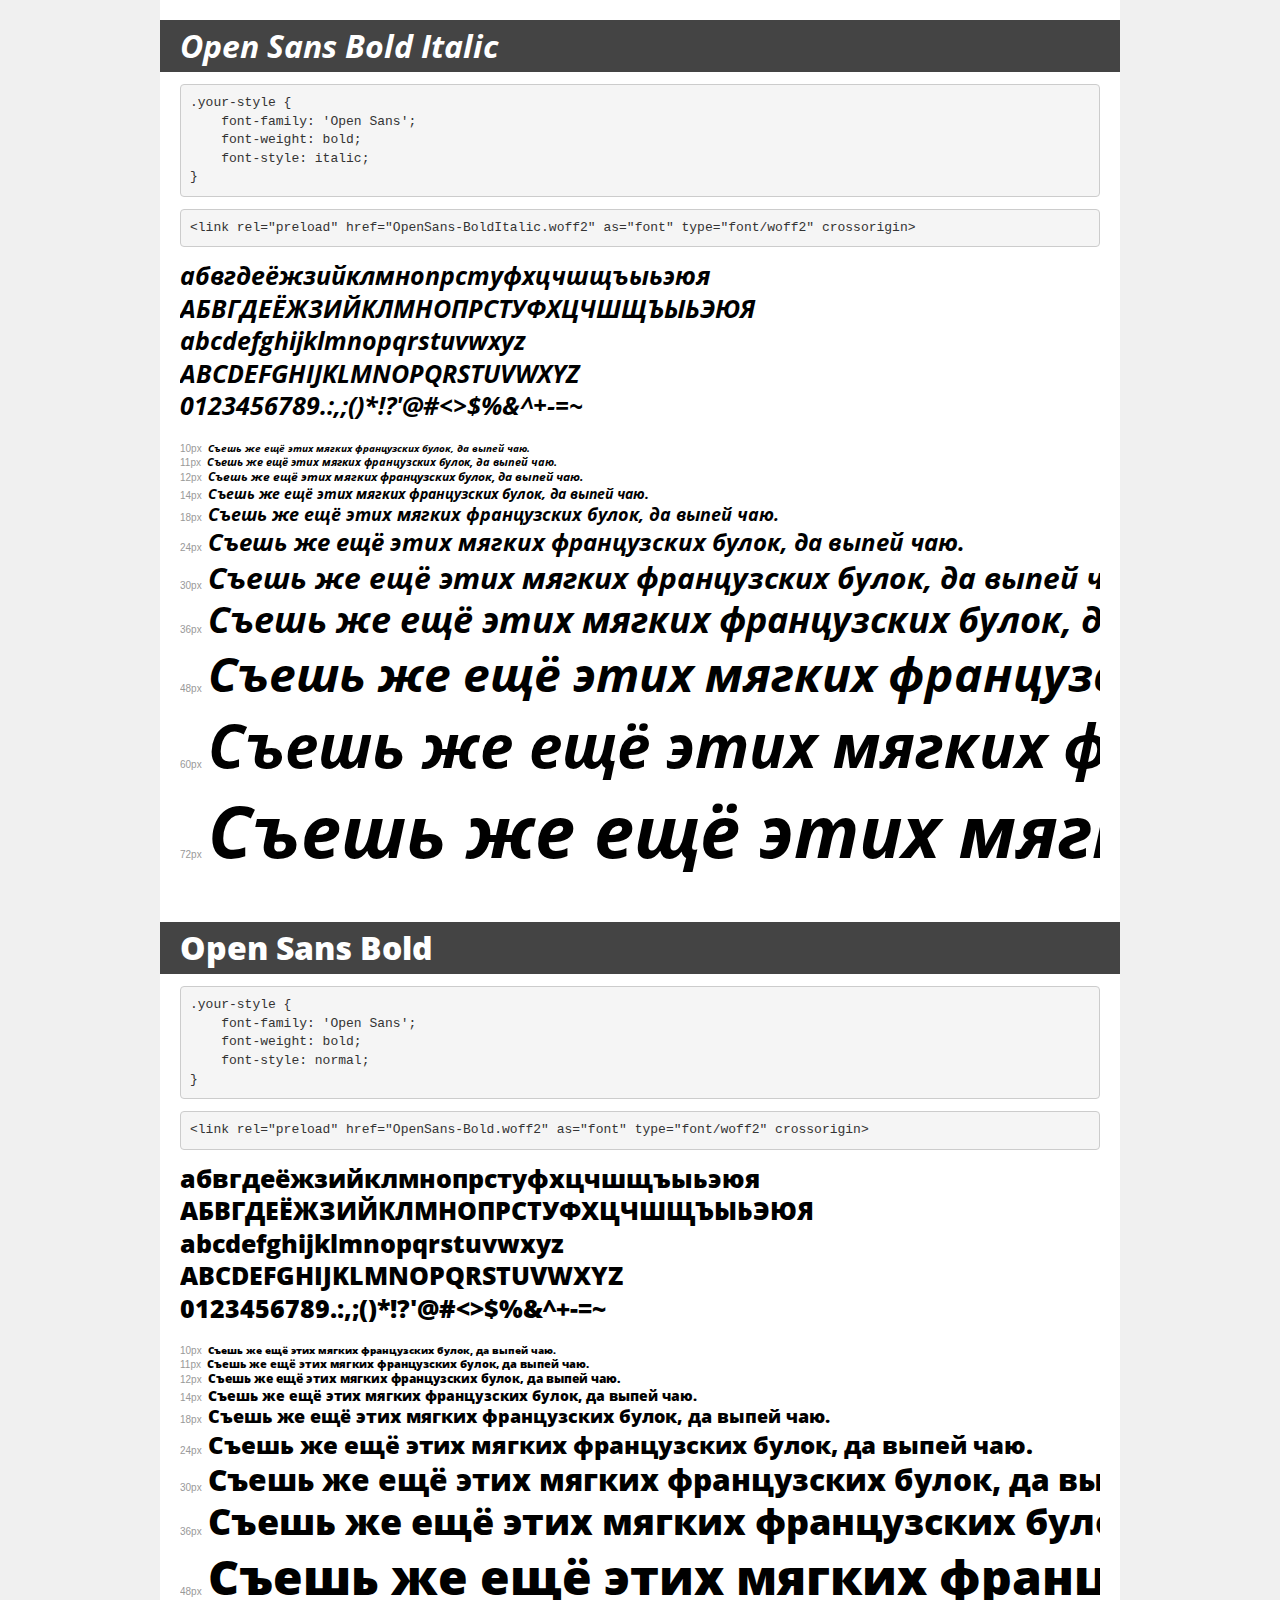
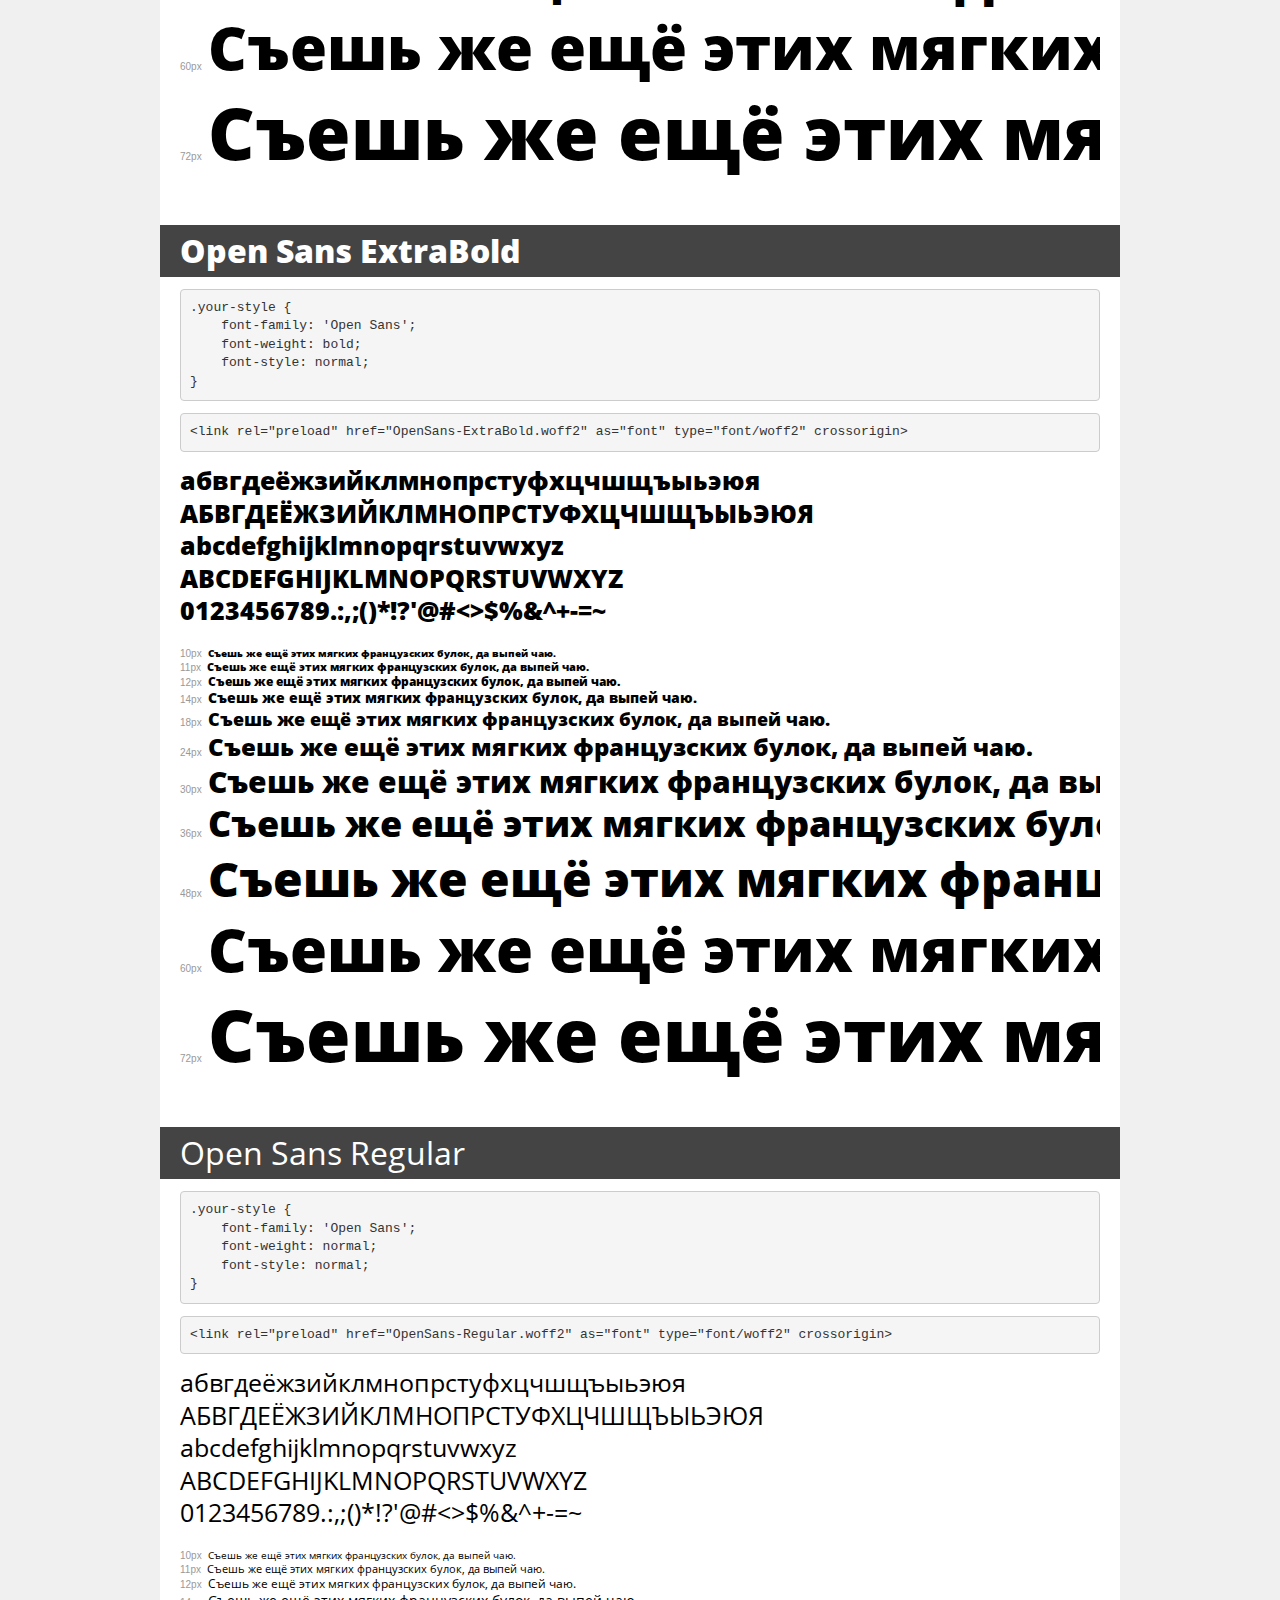
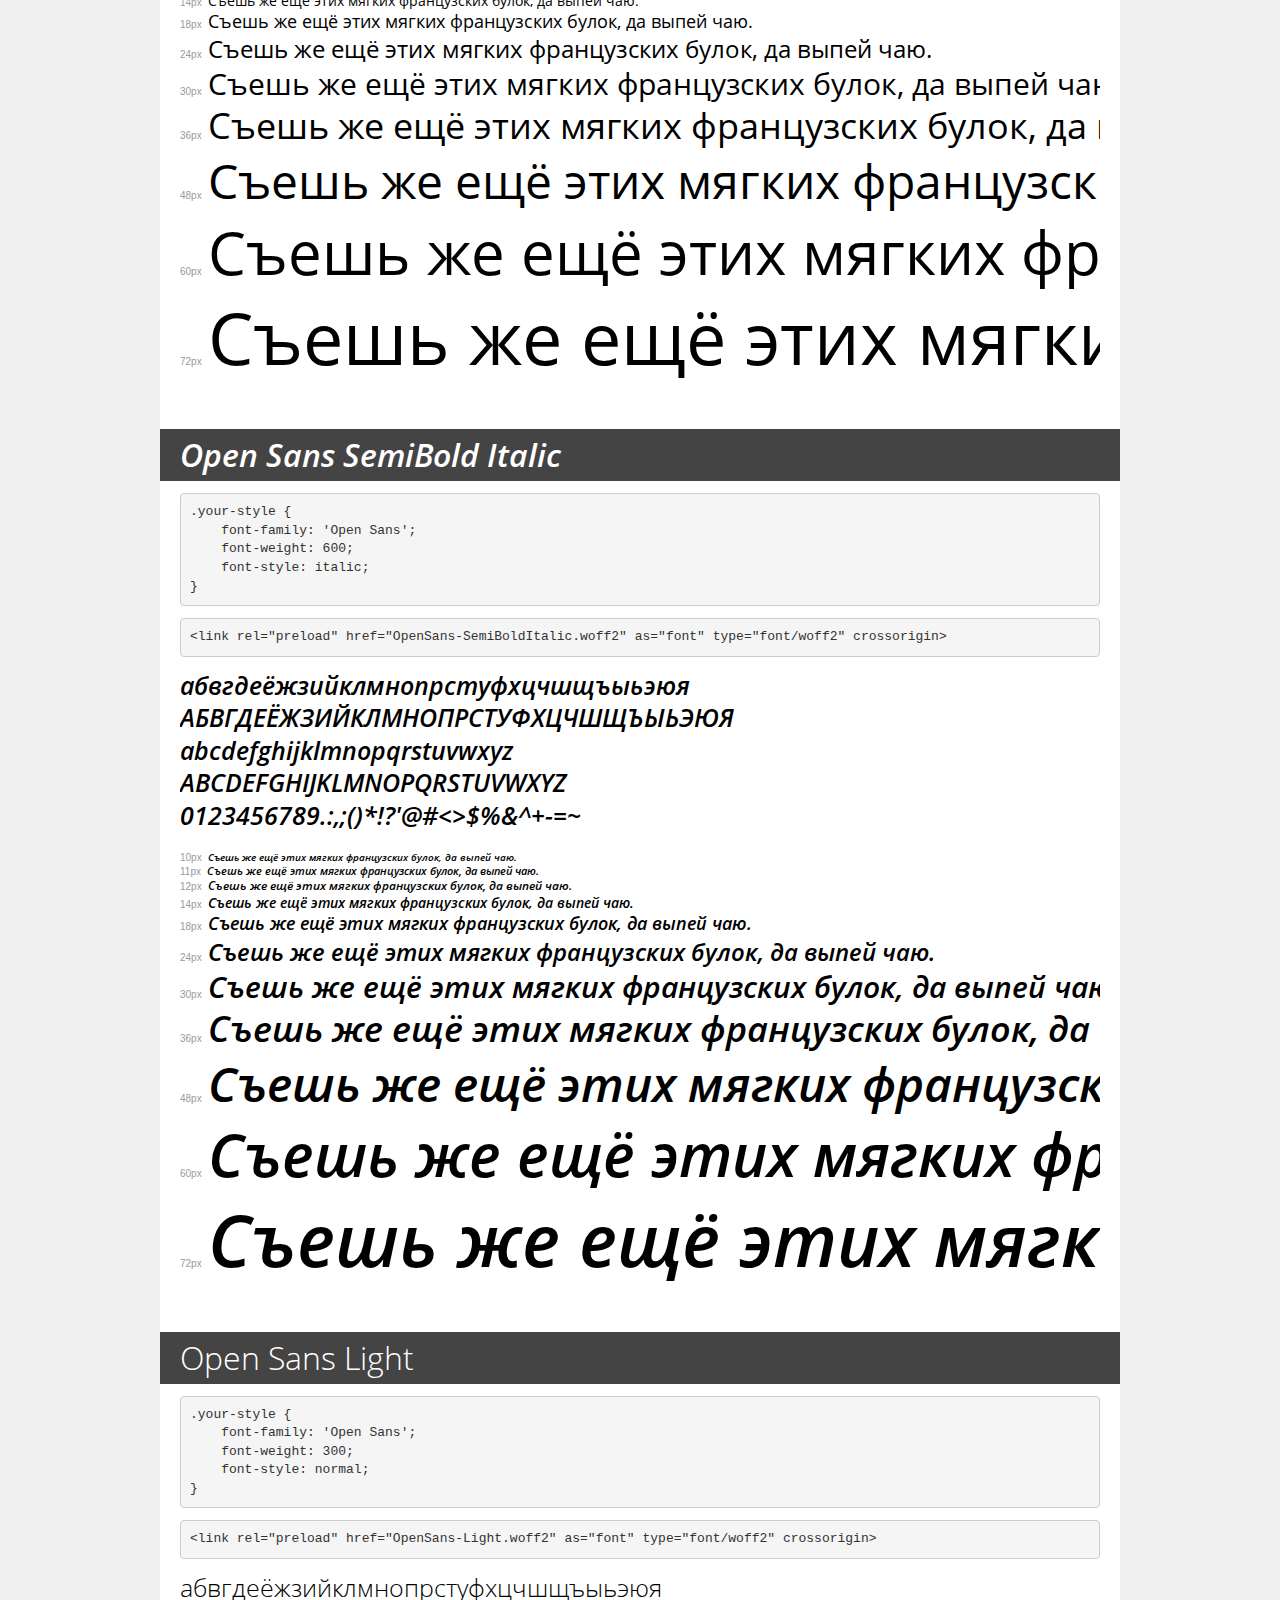
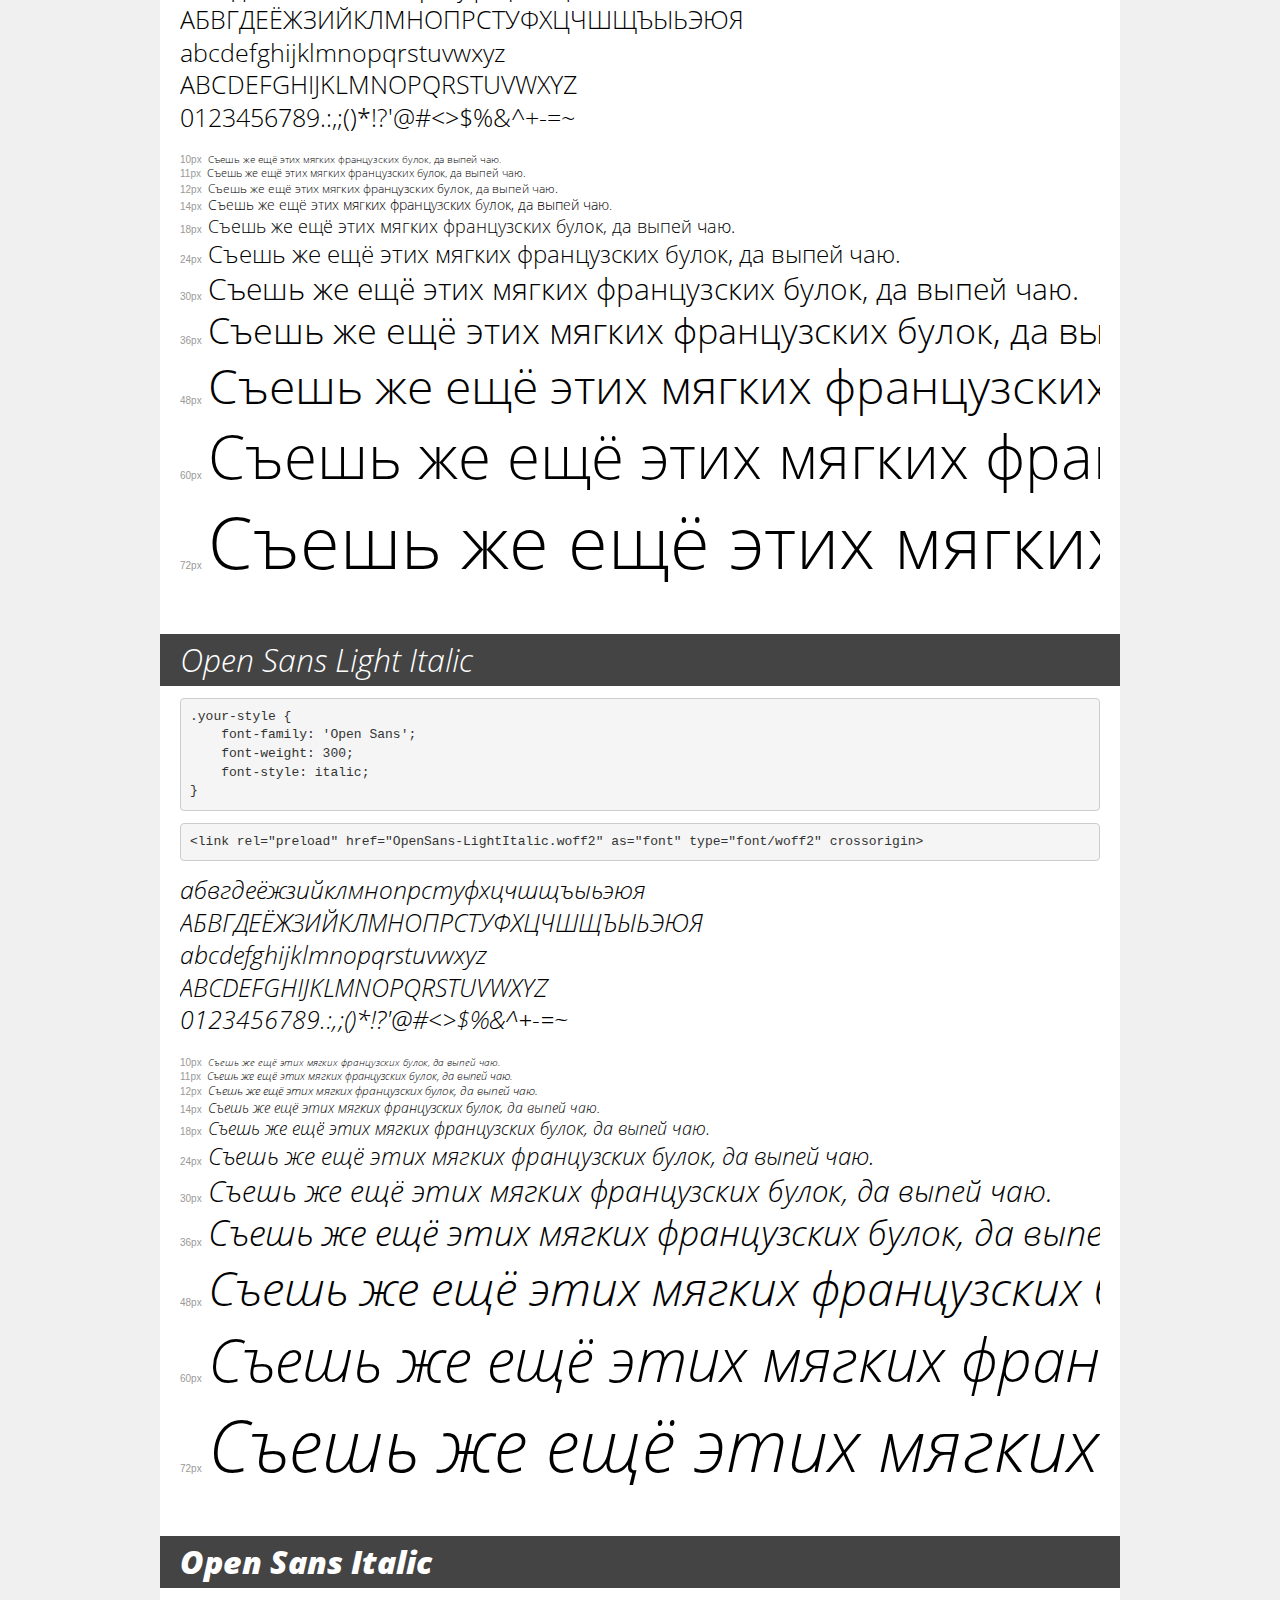
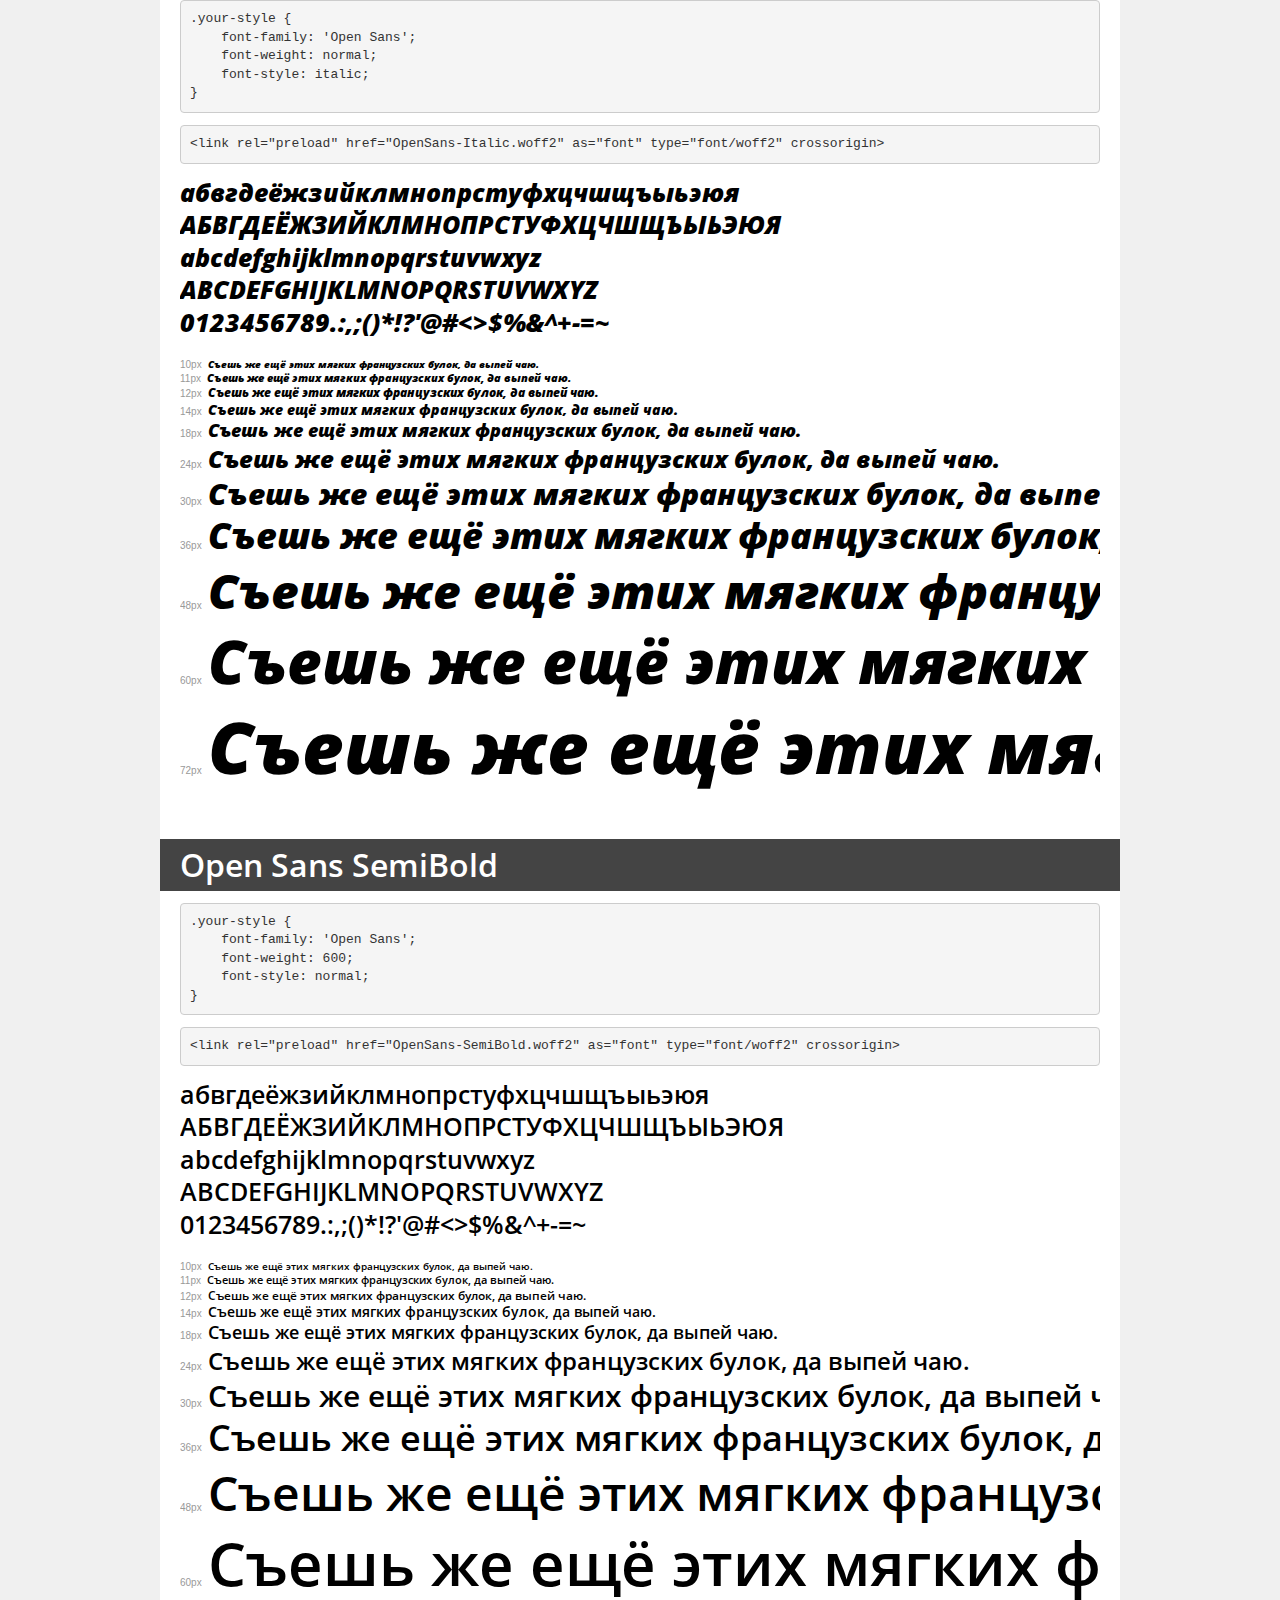
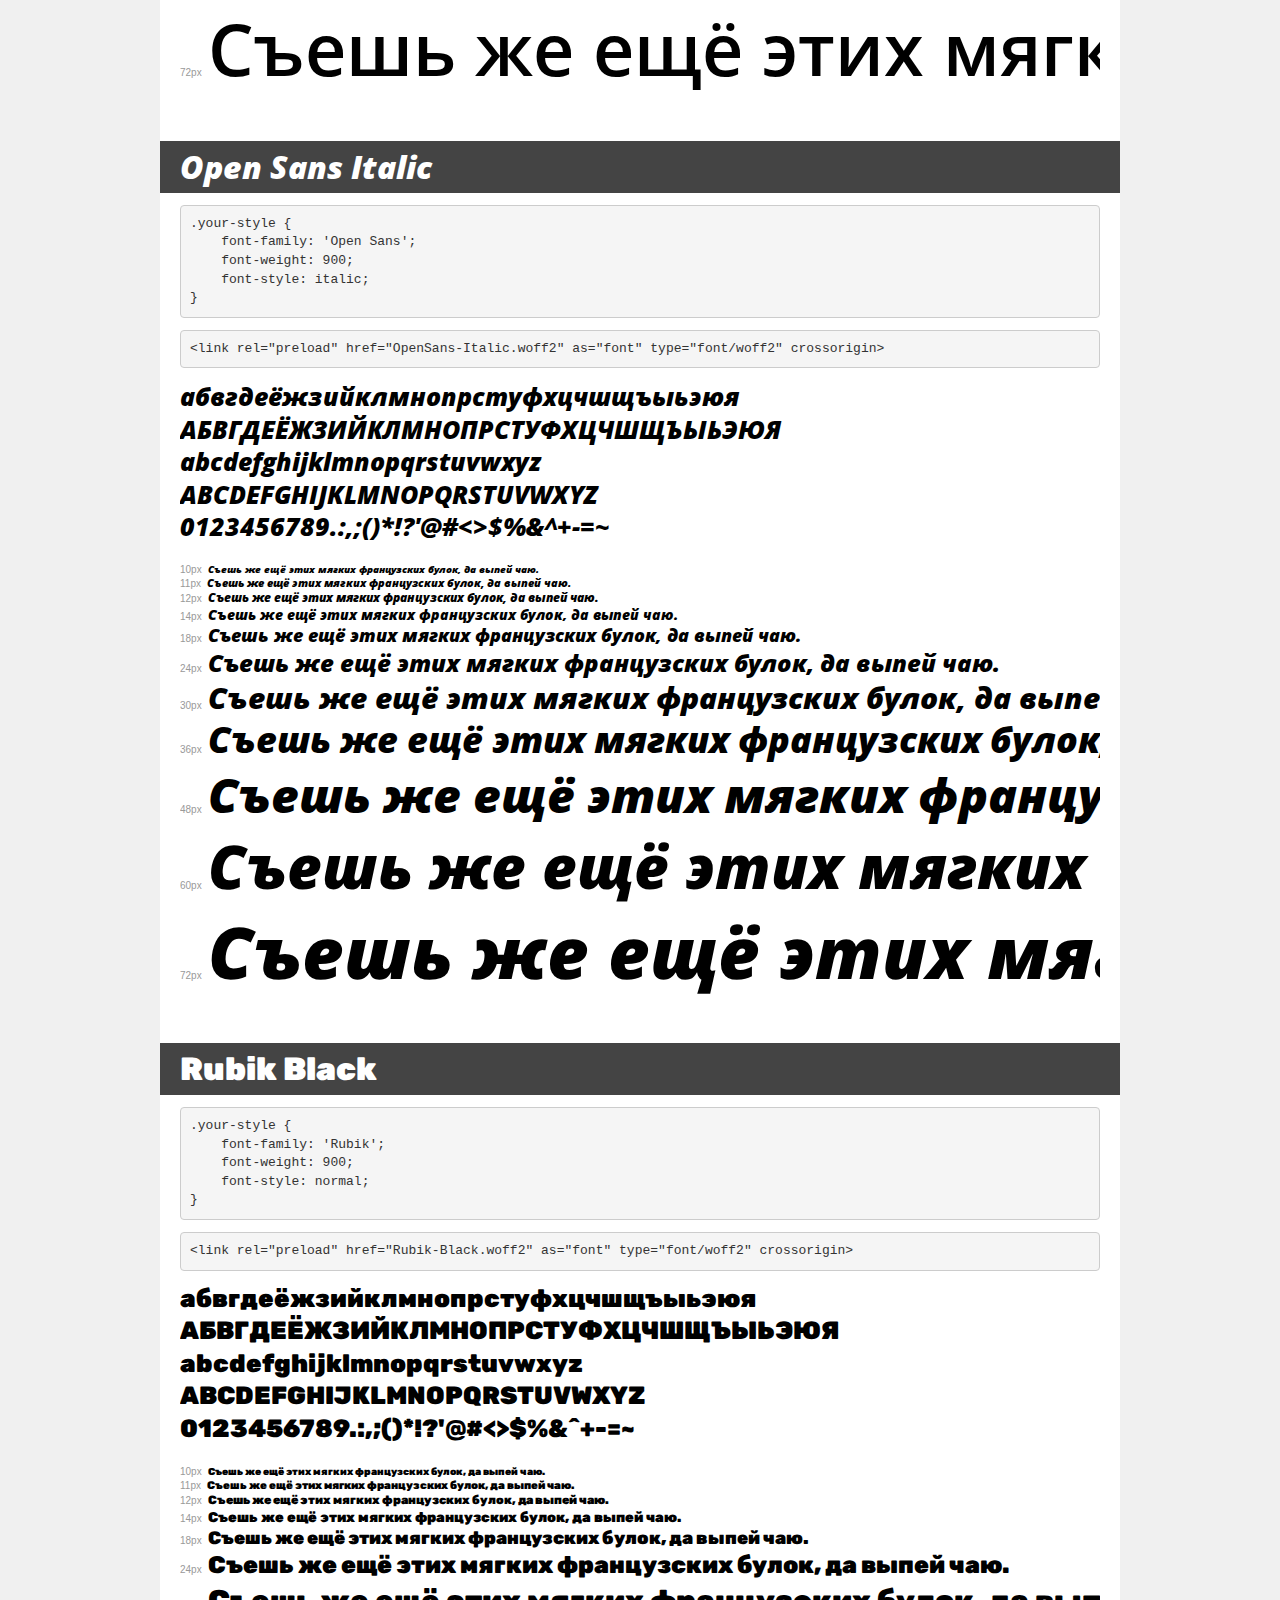
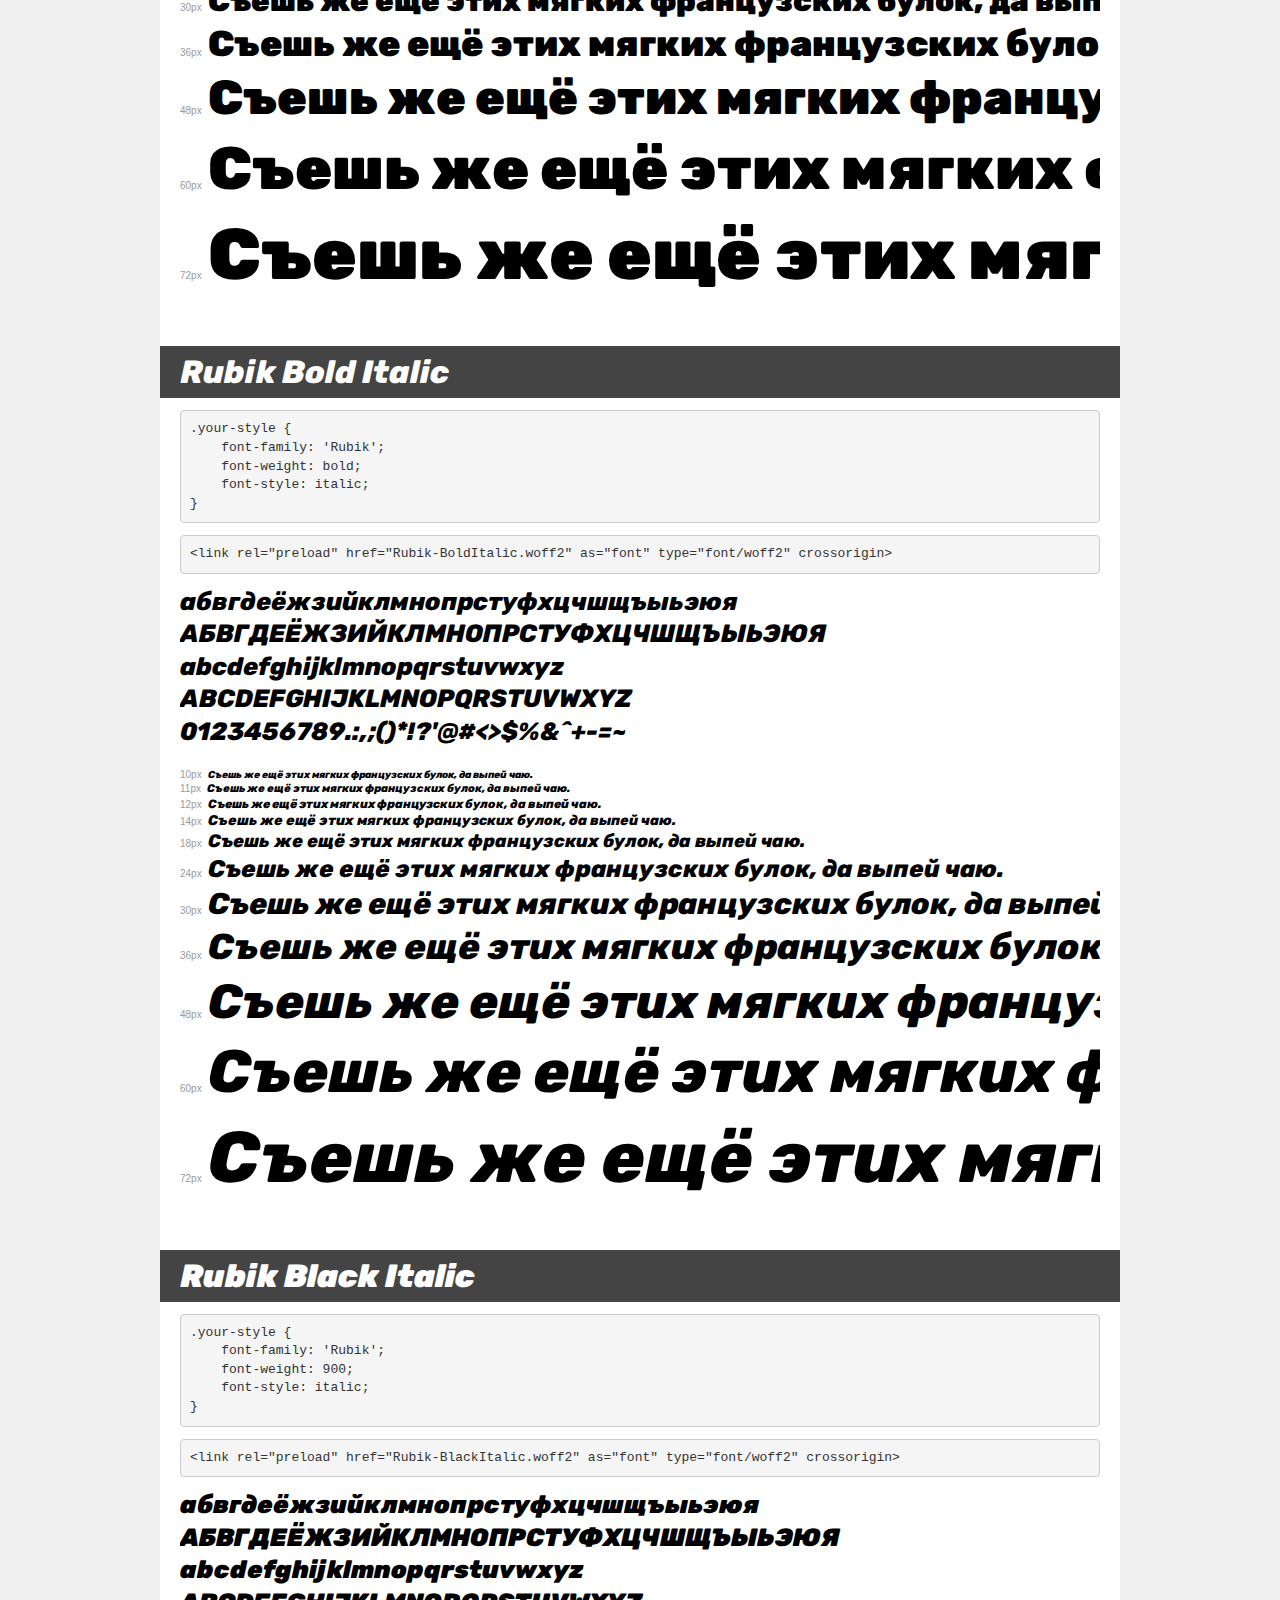
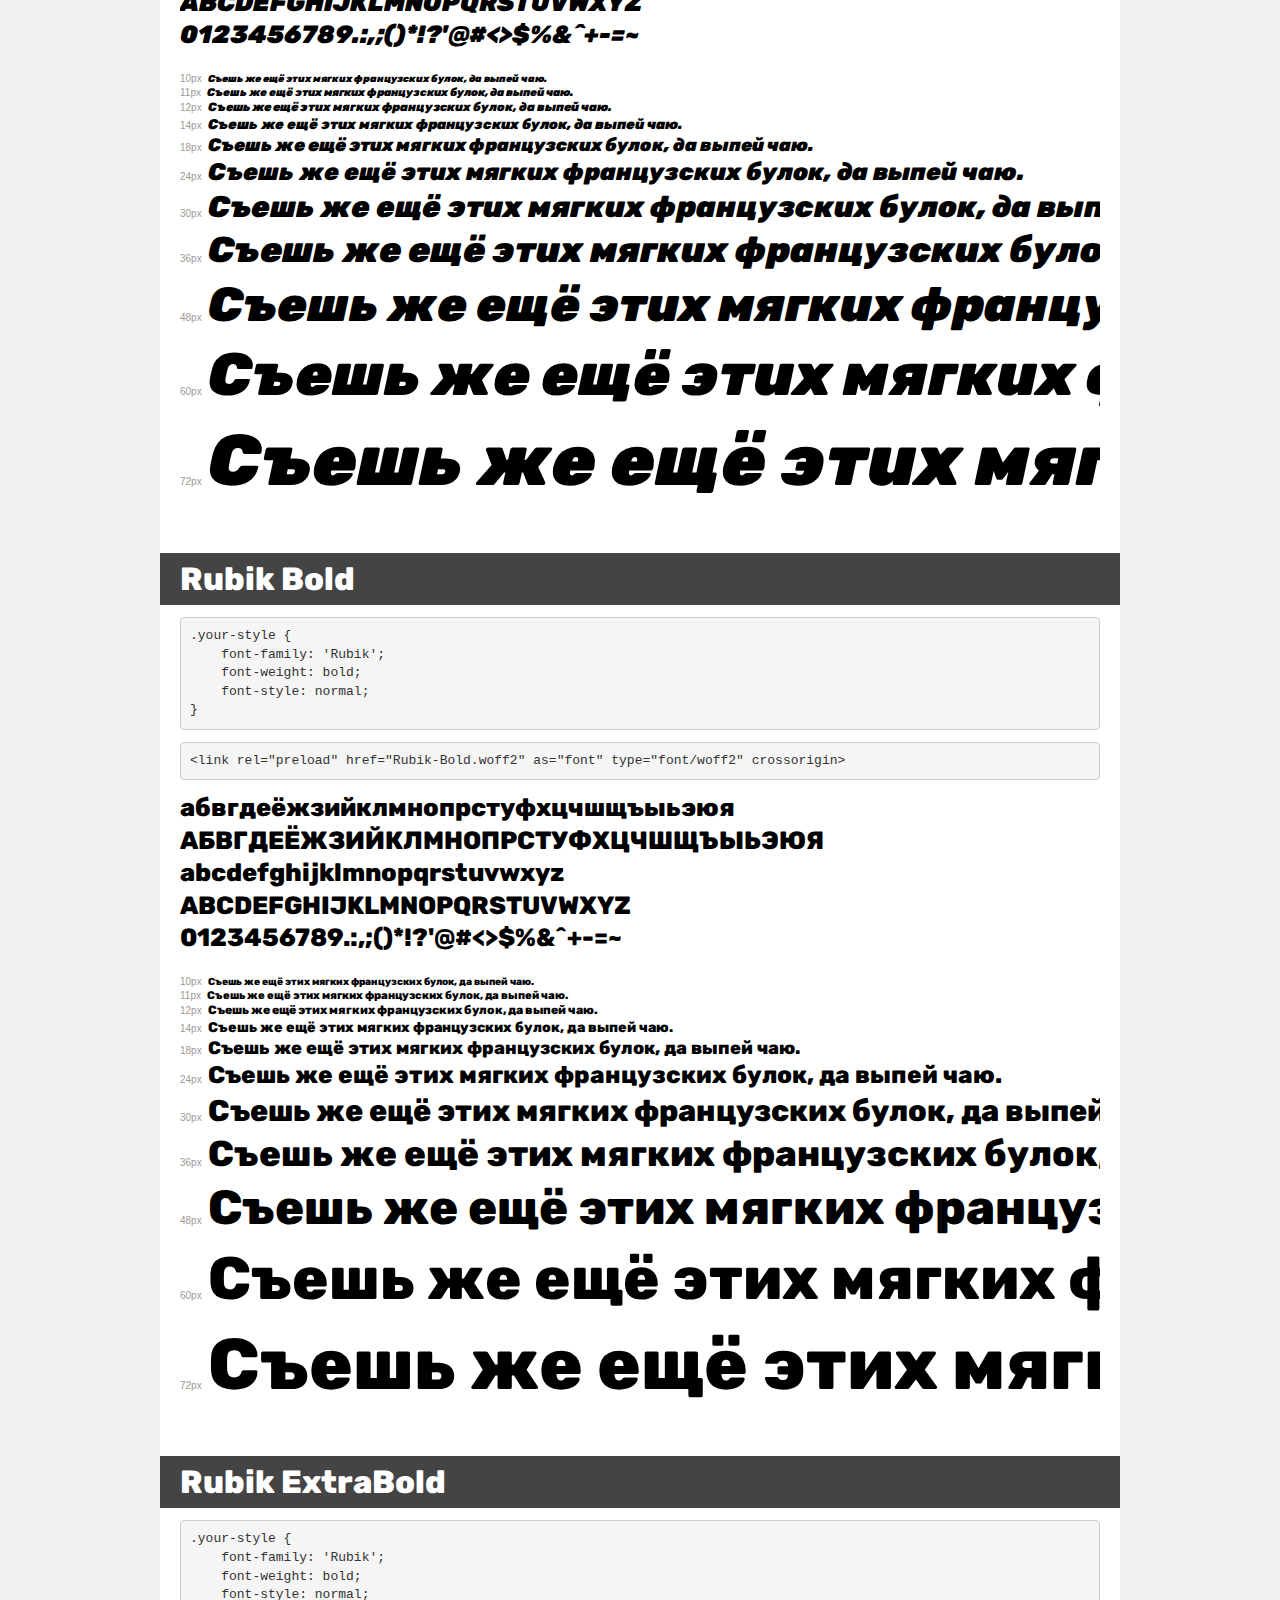
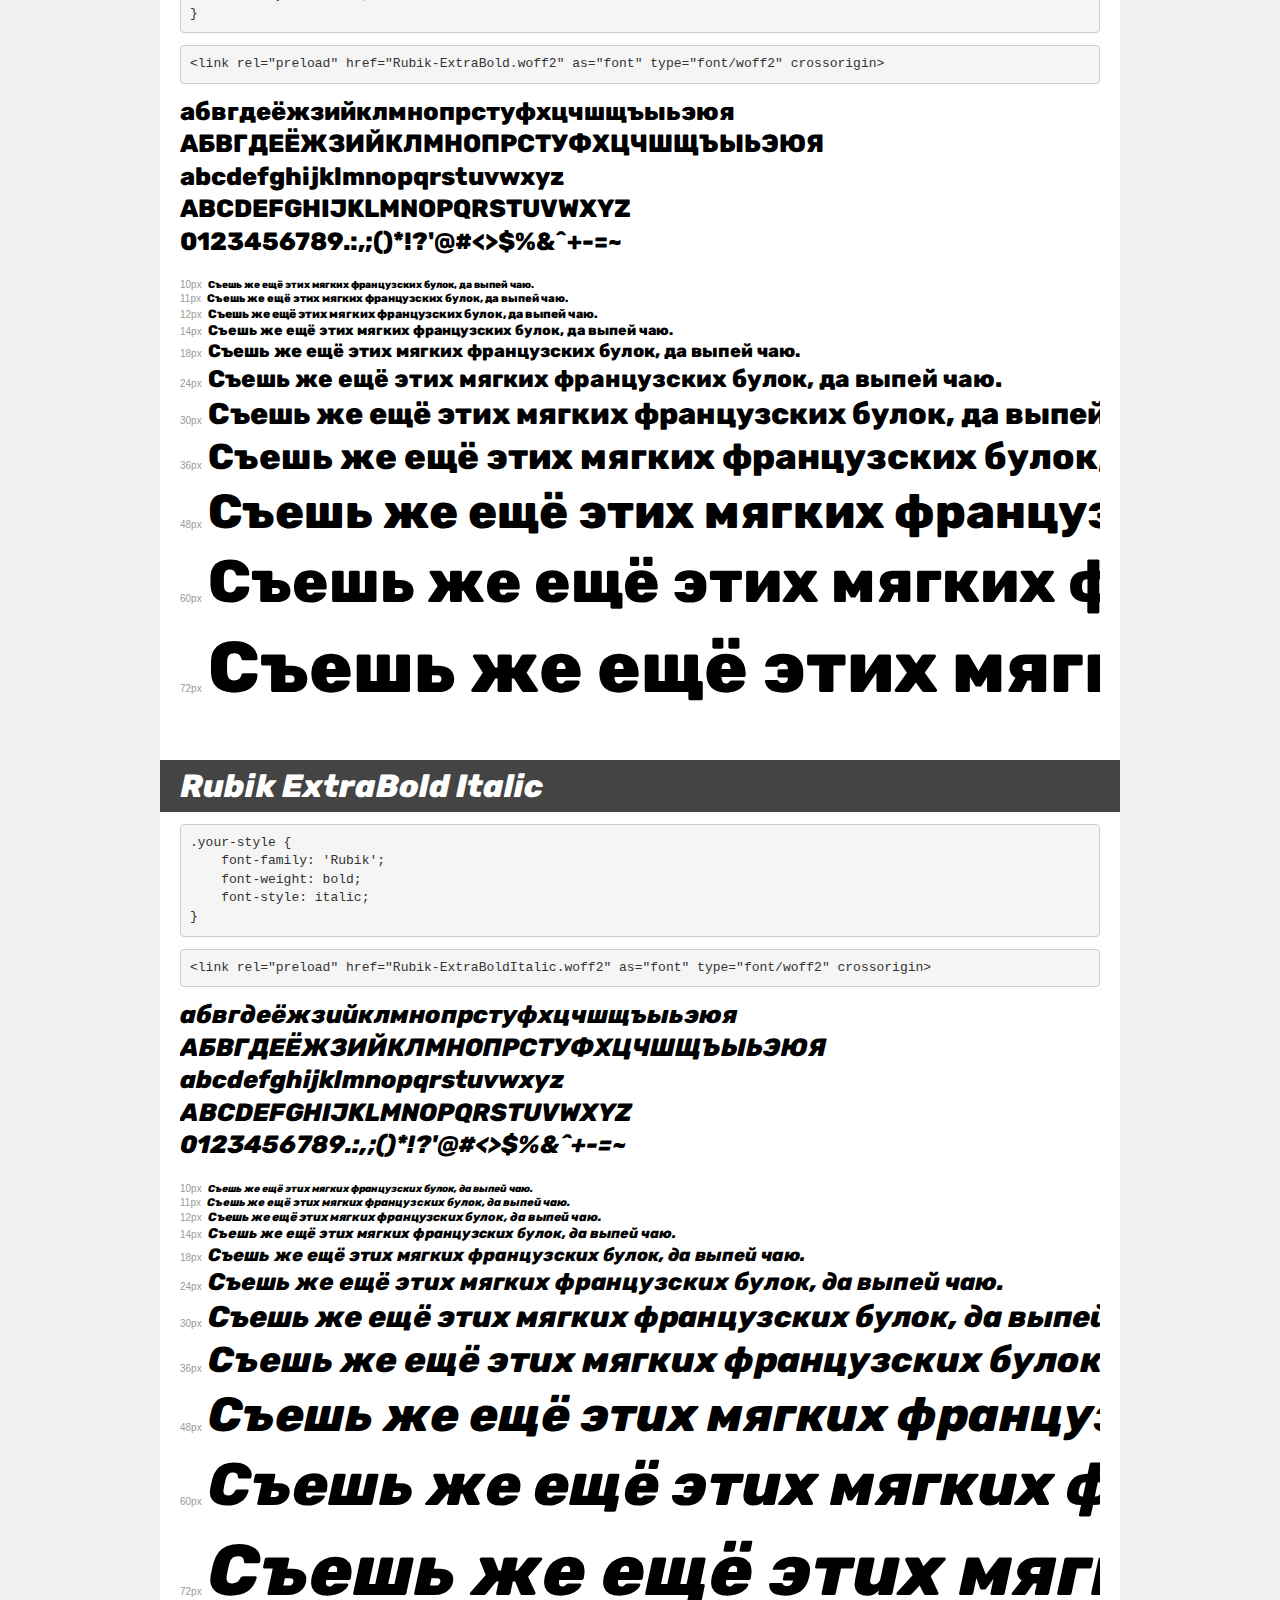
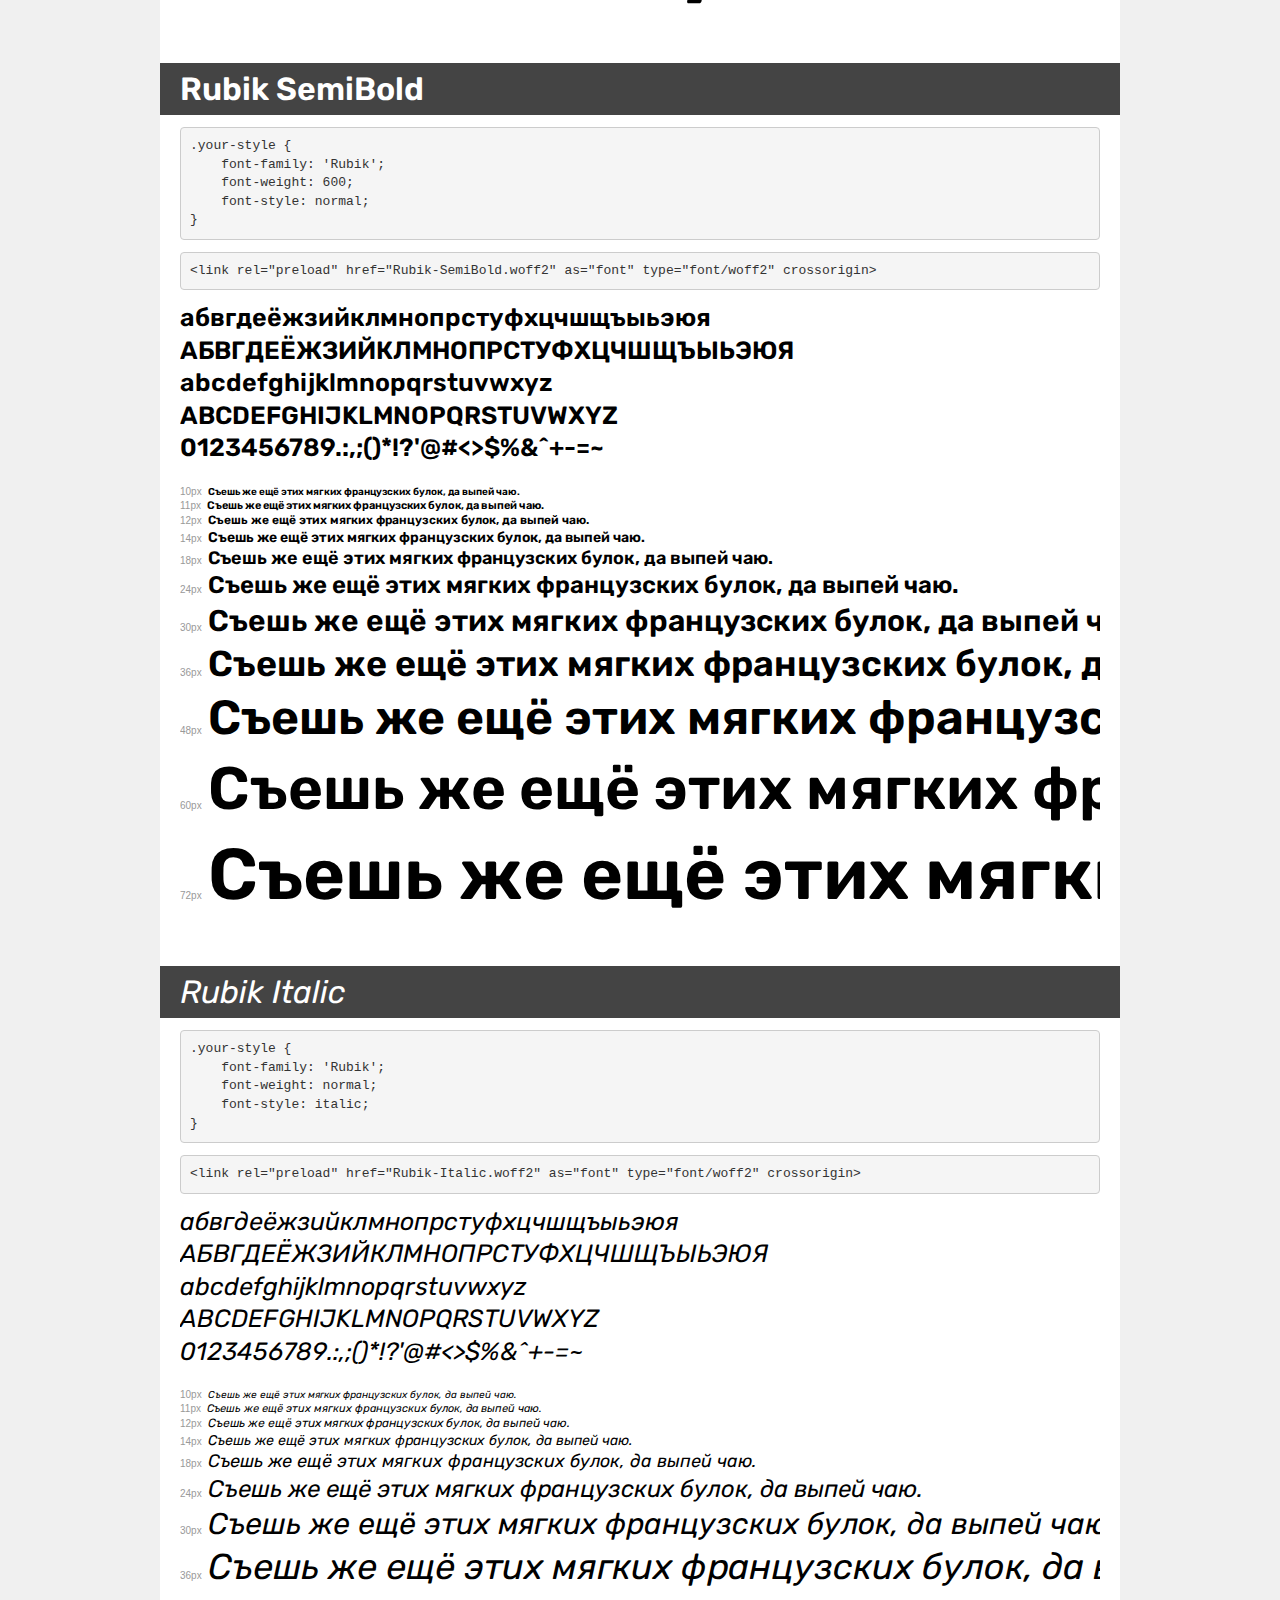
<file: fonts/demo.html>
<!DOCTYPE html>
<html lang="en">
<head>
    <meta charset="utf-8">
    <meta http-equiv="X-UA-Compatible" content="IE=edge">
    <meta name="viewport" content="width=device-width, initial-scale=1">
    <meta name="robots" content="noindex, noarchive">
    <meta name="format-detection" content="telephone=no">
    <title>Transfonter demo</title>
    <link href="stylesheet.css" rel="stylesheet">
    <style>
        /*
        http://meyerweb.com/eric/tools/css/reset/
        v2.0 | 20110126
        License: none (public domain)
        */
        html, body, div, span, applet, object, iframe,
        h1, h2, h3, h4, h5, h6, p, blockquote, pre,
        a, abbr, acronym, address, big, cite, code,
        del, dfn, em, img, ins, kbd, q, s, samp,
        small, strike, strong, sub, sup, tt, var,
        b, u, i, center,
        dl, dt, dd, ol, ul, li,
        fieldset, form, label, legend,
        table, caption, tbody, tfoot, thead, tr, th, td,
        article, aside, canvas, details, embed,
        figure, figcaption, footer, header, hgroup,
        menu, nav, output, ruby, section, summary,
        time, mark, audio, video {
            margin: 0;
            padding: 0;
            border: 0;
            font-size: 100%;
            font: inherit;
            vertical-align: baseline;
        }
        /* HTML5 display-role reset for older browsers */
        article, aside, details, figcaption, figure,
        footer, header, hgroup, menu, nav, section {
            display: block;
        }
        body {
            line-height: 1;
        }
        ol, ul {
            list-style: none;
        }
        blockquote, q {
            quotes: none;
        }
        blockquote:before, blockquote:after,
        q:before, q:after {
            content: '';
            content: none;
        }
        table {
            border-collapse: collapse;
            border-spacing: 0;
        }
        /* demo styles */
        body {
            background: #f0f0f0;
            color: #000;
        }
        .page {
            background: #fff;
            width: 920px;
            margin: 0 auto;
            padding: 20px 20px 0 20px;
            overflow: hidden;
        }
        .font-container {
            overflow-x: auto;
            overflow-y: hidden;
            margin-bottom: 40px;
            line-height: 1.3;
            white-space: nowrap;
            padding-bottom: 5px;
        }
        h1 {
            position: relative;
            background: #444;
            font-size: 32px;
            color: #fff;
            padding: 10px 20px;
            margin: 0 -20px 12px -20px;
        }
        .letters {
            font-size: 25px;
            margin-bottom: 20px;
        }
        .s10:before {
            content: '10px';
        }
        .s11:before {
            content: '11px';
        }
        .s12:before {
            content: '12px';
        }
        .s14:before {
            content: '14px';
        }
        .s18:before {
            content: '18px';
        }
        .s24:before {
            content: '24px';
        }
        .s30:before {
            content: '30px';
        }
        .s36:before {
            content: '36px';
        }
        .s48:before {
            content: '48px';
        }
        .s60:before {
            content: '60px';
        }
        .s72:before {
            content: '72px';
        }
        .s10:before, .s11:before, .s12:before, .s14:before,
        .s18:before, .s24:before, .s30:before, .s36:before,
        .s48:before, .s60:before, .s72:before {
            font-family: Arial, sans-serif;
            font-size: 10px;
            font-weight: normal;
            font-style: normal;
            color: #999;
            padding-right: 6px;
        }
        pre {
            display: block;
            padding: 9px;
            margin: 0 0 12px;
            font-family: Monaco, Menlo, Consolas, "Courier New", monospace;
            font-size: 13px;
            line-height: 1.428571429;
            color: #333;
            font-weight: normal;
            font-style: normal;
            background-color: #f5f5f5;
            border: 1px solid #ccc;
            overflow-x: auto;
            border-radius: 4px;
        }
        /* responsive */
        @media (max-width: 959px) {
            .page {
                width: auto;
                margin: 0;
            }
        }
    </style>
</head>
<body>
<div class="page">
    <div class="demo">
        <h1 style="font-family: 'Open Sans'; font-weight: bold; font-style: italic;">Open Sans Bold Italic</h1>
        <pre title="Usage">.your-style {
    font-family: 'Open Sans';
    font-weight: bold;
    font-style: italic;
}</pre>
        <pre title="Preload (optional)">
&lt;link rel=&quot;preload&quot; href=&quot;OpenSans-BoldItalic.woff2&quot; as=&quot;font&quot; type=&quot;font/woff2&quot; crossorigin&gt;</pre>
        <div class="font-container" style="font-family: 'Open Sans'; font-weight: bold; font-style: italic;">
            <p class="letters">
                абвгдеёжзийклмнопрстуфхцчшщъыьэюя<br>
АБВГДЕЁЖЗИЙКЛМНОПРСТУФХЦЧШЩЪЫЬЭЮЯ<br>
abcdefghijklmnopqrstuvwxyz<br>
ABCDEFGHIJKLMNOPQRSTUVWXYZ<br>
                0123456789.:,;()*!?'@#&lt;&gt;$%&^+-=~
            </p>
            <p class="s10" style="font-size: 10px;">Съешь же ещё этих мягких французских булок, да выпей чаю.</p>
            <p class="s11" style="font-size: 11px;">Съешь же ещё этих мягких французских булок, да выпей чаю.</p>
            <p class="s12" style="font-size: 12px;">Съешь же ещё этих мягких французских булок, да выпей чаю.</p>
            <p class="s14" style="font-size: 14px;">Съешь же ещё этих мягких французских булок, да выпей чаю.</p>
            <p class="s18" style="font-size: 18px;">Съешь же ещё этих мягких французских булок, да выпей чаю.</p>
            <p class="s24" style="font-size: 24px;">Съешь же ещё этих мягких французских булок, да выпей чаю.</p>
            <p class="s30" style="font-size: 30px;">Съешь же ещё этих мягких французских булок, да выпей чаю.</p>
            <p class="s36" style="font-size: 36px;">Съешь же ещё этих мягких французских булок, да выпей чаю.</p>
            <p class="s48" style="font-size: 48px;">Съешь же ещё этих мягких французских булок, да выпей чаю.</p>
            <p class="s60" style="font-size: 60px;">Съешь же ещё этих мягких французских булок, да выпей чаю.</p>
            <p class="s72" style="font-size: 72px;">Съешь же ещё этих мягких французских булок, да выпей чаю.</p>
        </div>
    </div>

    <div class="demo">
        <h1 style="font-family: 'Open Sans'; font-weight: bold; font-style: normal;">Open Sans Bold</h1>
        <pre title="Usage">.your-style {
    font-family: 'Open Sans';
    font-weight: bold;
    font-style: normal;
}</pre>
        <pre title="Preload (optional)">
&lt;link rel=&quot;preload&quot; href=&quot;OpenSans-Bold.woff2&quot; as=&quot;font&quot; type=&quot;font/woff2&quot; crossorigin&gt;</pre>
        <div class="font-container" style="font-family: 'Open Sans'; font-weight: bold; font-style: normal;">
            <p class="letters">
                абвгдеёжзийклмнопрстуфхцчшщъыьэюя<br>
АБВГДЕЁЖЗИЙКЛМНОПРСТУФХЦЧШЩЪЫЬЭЮЯ<br>
abcdefghijklmnopqrstuvwxyz<br>
ABCDEFGHIJKLMNOPQRSTUVWXYZ<br>
                0123456789.:,;()*!?'@#&lt;&gt;$%&^+-=~
            </p>
            <p class="s10" style="font-size: 10px;">Съешь же ещё этих мягких французских булок, да выпей чаю.</p>
            <p class="s11" style="font-size: 11px;">Съешь же ещё этих мягких французских булок, да выпей чаю.</p>
            <p class="s12" style="font-size: 12px;">Съешь же ещё этих мягких французских булок, да выпей чаю.</p>
            <p class="s14" style="font-size: 14px;">Съешь же ещё этих мягких французских булок, да выпей чаю.</p>
            <p class="s18" style="font-size: 18px;">Съешь же ещё этих мягких французских булок, да выпей чаю.</p>
            <p class="s24" style="font-size: 24px;">Съешь же ещё этих мягких французских булок, да выпей чаю.</p>
            <p class="s30" style="font-size: 30px;">Съешь же ещё этих мягких французских булок, да выпей чаю.</p>
            <p class="s36" style="font-size: 36px;">Съешь же ещё этих мягких французских булок, да выпей чаю.</p>
            <p class="s48" style="font-size: 48px;">Съешь же ещё этих мягких французских булок, да выпей чаю.</p>
            <p class="s60" style="font-size: 60px;">Съешь же ещё этих мягких французских булок, да выпей чаю.</p>
            <p class="s72" style="font-size: 72px;">Съешь же ещё этих мягких французских булок, да выпей чаю.</p>
        </div>
    </div>

    <div class="demo">
        <h1 style="font-family: 'Open Sans'; font-weight: bold; font-style: normal;">Open Sans ExtraBold</h1>
        <pre title="Usage">.your-style {
    font-family: 'Open Sans';
    font-weight: bold;
    font-style: normal;
}</pre>
        <pre title="Preload (optional)">
&lt;link rel=&quot;preload&quot; href=&quot;OpenSans-ExtraBold.woff2&quot; as=&quot;font&quot; type=&quot;font/woff2&quot; crossorigin&gt;</pre>
        <div class="font-container" style="font-family: 'Open Sans'; font-weight: bold; font-style: normal;">
            <p class="letters">
                абвгдеёжзийклмнопрстуфхцчшщъыьэюя<br>
АБВГДЕЁЖЗИЙКЛМНОПРСТУФХЦЧШЩЪЫЬЭЮЯ<br>
abcdefghijklmnopqrstuvwxyz<br>
ABCDEFGHIJKLMNOPQRSTUVWXYZ<br>
                0123456789.:,;()*!?'@#&lt;&gt;$%&^+-=~
            </p>
            <p class="s10" style="font-size: 10px;">Съешь же ещё этих мягких французских булок, да выпей чаю.</p>
            <p class="s11" style="font-size: 11px;">Съешь же ещё этих мягких французских булок, да выпей чаю.</p>
            <p class="s12" style="font-size: 12px;">Съешь же ещё этих мягких французских булок, да выпей чаю.</p>
            <p class="s14" style="font-size: 14px;">Съешь же ещё этих мягких французских булок, да выпей чаю.</p>
            <p class="s18" style="font-size: 18px;">Съешь же ещё этих мягких французских булок, да выпей чаю.</p>
            <p class="s24" style="font-size: 24px;">Съешь же ещё этих мягких французских булок, да выпей чаю.</p>
            <p class="s30" style="font-size: 30px;">Съешь же ещё этих мягких французских булок, да выпей чаю.</p>
            <p class="s36" style="font-size: 36px;">Съешь же ещё этих мягких французских булок, да выпей чаю.</p>
            <p class="s48" style="font-size: 48px;">Съешь же ещё этих мягких французских булок, да выпей чаю.</p>
            <p class="s60" style="font-size: 60px;">Съешь же ещё этих мягких французских булок, да выпей чаю.</p>
            <p class="s72" style="font-size: 72px;">Съешь же ещё этих мягких французских булок, да выпей чаю.</p>
        </div>
    </div>

    <div class="demo">
        <h1 style="font-family: 'Open Sans'; font-weight: normal; font-style: normal;">Open Sans Regular</h1>
        <pre title="Usage">.your-style {
    font-family: 'Open Sans';
    font-weight: normal;
    font-style: normal;
}</pre>
        <pre title="Preload (optional)">
&lt;link rel=&quot;preload&quot; href=&quot;OpenSans-Regular.woff2&quot; as=&quot;font&quot; type=&quot;font/woff2&quot; crossorigin&gt;</pre>
        <div class="font-container" style="font-family: 'Open Sans'; font-weight: normal; font-style: normal;">
            <p class="letters">
                абвгдеёжзийклмнопрстуфхцчшщъыьэюя<br>
АБВГДЕЁЖЗИЙКЛМНОПРСТУФХЦЧШЩЪЫЬЭЮЯ<br>
abcdefghijklmnopqrstuvwxyz<br>
ABCDEFGHIJKLMNOPQRSTUVWXYZ<br>
                0123456789.:,;()*!?'@#&lt;&gt;$%&^+-=~
            </p>
            <p class="s10" style="font-size: 10px;">Съешь же ещё этих мягких французских булок, да выпей чаю.</p>
            <p class="s11" style="font-size: 11px;">Съешь же ещё этих мягких французских булок, да выпей чаю.</p>
            <p class="s12" style="font-size: 12px;">Съешь же ещё этих мягких французских булок, да выпей чаю.</p>
            <p class="s14" style="font-size: 14px;">Съешь же ещё этих мягких французских булок, да выпей чаю.</p>
            <p class="s18" style="font-size: 18px;">Съешь же ещё этих мягких французских булок, да выпей чаю.</p>
            <p class="s24" style="font-size: 24px;">Съешь же ещё этих мягких французских булок, да выпей чаю.</p>
            <p class="s30" style="font-size: 30px;">Съешь же ещё этих мягких французских булок, да выпей чаю.</p>
            <p class="s36" style="font-size: 36px;">Съешь же ещё этих мягких французских булок, да выпей чаю.</p>
            <p class="s48" style="font-size: 48px;">Съешь же ещё этих мягких французских булок, да выпей чаю.</p>
            <p class="s60" style="font-size: 60px;">Съешь же ещё этих мягких французских булок, да выпей чаю.</p>
            <p class="s72" style="font-size: 72px;">Съешь же ещё этих мягких французских булок, да выпей чаю.</p>
        </div>
    </div>

    <div class="demo">
        <h1 style="font-family: 'Open Sans'; font-weight: 600; font-style: italic;">Open Sans SemiBold Italic</h1>
        <pre title="Usage">.your-style {
    font-family: 'Open Sans';
    font-weight: 600;
    font-style: italic;
}</pre>
        <pre title="Preload (optional)">
&lt;link rel=&quot;preload&quot; href=&quot;OpenSans-SemiBoldItalic.woff2&quot; as=&quot;font&quot; type=&quot;font/woff2&quot; crossorigin&gt;</pre>
        <div class="font-container" style="font-family: 'Open Sans'; font-weight: 600; font-style: italic;">
            <p class="letters">
                абвгдеёжзийклмнопрстуфхцчшщъыьэюя<br>
АБВГДЕЁЖЗИЙКЛМНОПРСТУФХЦЧШЩЪЫЬЭЮЯ<br>
abcdefghijklmnopqrstuvwxyz<br>
ABCDEFGHIJKLMNOPQRSTUVWXYZ<br>
                0123456789.:,;()*!?'@#&lt;&gt;$%&^+-=~
            </p>
            <p class="s10" style="font-size: 10px;">Съешь же ещё этих мягких французских булок, да выпей чаю.</p>
            <p class="s11" style="font-size: 11px;">Съешь же ещё этих мягких французских булок, да выпей чаю.</p>
            <p class="s12" style="font-size: 12px;">Съешь же ещё этих мягких французских булок, да выпей чаю.</p>
            <p class="s14" style="font-size: 14px;">Съешь же ещё этих мягких французских булок, да выпей чаю.</p>
            <p class="s18" style="font-size: 18px;">Съешь же ещё этих мягких французских булок, да выпей чаю.</p>
            <p class="s24" style="font-size: 24px;">Съешь же ещё этих мягких французских булок, да выпей чаю.</p>
            <p class="s30" style="font-size: 30px;">Съешь же ещё этих мягких французских булок, да выпей чаю.</p>
            <p class="s36" style="font-size: 36px;">Съешь же ещё этих мягких французских булок, да выпей чаю.</p>
            <p class="s48" style="font-size: 48px;">Съешь же ещё этих мягких французских булок, да выпей чаю.</p>
            <p class="s60" style="font-size: 60px;">Съешь же ещё этих мягких французских булок, да выпей чаю.</p>
            <p class="s72" style="font-size: 72px;">Съешь же ещё этих мягких французских булок, да выпей чаю.</p>
        </div>
    </div>

    <div class="demo">
        <h1 style="font-family: 'Open Sans'; font-weight: 300; font-style: normal;">Open Sans Light</h1>
        <pre title="Usage">.your-style {
    font-family: 'Open Sans';
    font-weight: 300;
    font-style: normal;
}</pre>
        <pre title="Preload (optional)">
&lt;link rel=&quot;preload&quot; href=&quot;OpenSans-Light.woff2&quot; as=&quot;font&quot; type=&quot;font/woff2&quot; crossorigin&gt;</pre>
        <div class="font-container" style="font-family: 'Open Sans'; font-weight: 300; font-style: normal;">
            <p class="letters">
                абвгдеёжзийклмнопрстуфхцчшщъыьэюя<br>
АБВГДЕЁЖЗИЙКЛМНОПРСТУФХЦЧШЩЪЫЬЭЮЯ<br>
abcdefghijklmnopqrstuvwxyz<br>
ABCDEFGHIJKLMNOPQRSTUVWXYZ<br>
                0123456789.:,;()*!?'@#&lt;&gt;$%&^+-=~
            </p>
            <p class="s10" style="font-size: 10px;">Съешь же ещё этих мягких французских булок, да выпей чаю.</p>
            <p class="s11" style="font-size: 11px;">Съешь же ещё этих мягких французских булок, да выпей чаю.</p>
            <p class="s12" style="font-size: 12px;">Съешь же ещё этих мягких французских булок, да выпей чаю.</p>
            <p class="s14" style="font-size: 14px;">Съешь же ещё этих мягких французских булок, да выпей чаю.</p>
            <p class="s18" style="font-size: 18px;">Съешь же ещё этих мягких французских булок, да выпей чаю.</p>
            <p class="s24" style="font-size: 24px;">Съешь же ещё этих мягких французских булок, да выпей чаю.</p>
            <p class="s30" style="font-size: 30px;">Съешь же ещё этих мягких французских булок, да выпей чаю.</p>
            <p class="s36" style="font-size: 36px;">Съешь же ещё этих мягких французских булок, да выпей чаю.</p>
            <p class="s48" style="font-size: 48px;">Съешь же ещё этих мягких французских булок, да выпей чаю.</p>
            <p class="s60" style="font-size: 60px;">Съешь же ещё этих мягких французских булок, да выпей чаю.</p>
            <p class="s72" style="font-size: 72px;">Съешь же ещё этих мягких французских булок, да выпей чаю.</p>
        </div>
    </div>

    <div class="demo">
        <h1 style="font-family: 'Open Sans'; font-weight: 300; font-style: italic;">Open Sans Light Italic</h1>
        <pre title="Usage">.your-style {
    font-family: 'Open Sans';
    font-weight: 300;
    font-style: italic;
}</pre>
        <pre title="Preload (optional)">
&lt;link rel=&quot;preload&quot; href=&quot;OpenSans-LightItalic.woff2&quot; as=&quot;font&quot; type=&quot;font/woff2&quot; crossorigin&gt;</pre>
        <div class="font-container" style="font-family: 'Open Sans'; font-weight: 300; font-style: italic;">
            <p class="letters">
                абвгдеёжзийклмнопрстуфхцчшщъыьэюя<br>
АБВГДЕЁЖЗИЙКЛМНОПРСТУФХЦЧШЩЪЫЬЭЮЯ<br>
abcdefghijklmnopqrstuvwxyz<br>
ABCDEFGHIJKLMNOPQRSTUVWXYZ<br>
                0123456789.:,;()*!?'@#&lt;&gt;$%&^+-=~
            </p>
            <p class="s10" style="font-size: 10px;">Съешь же ещё этих мягких французских булок, да выпей чаю.</p>
            <p class="s11" style="font-size: 11px;">Съешь же ещё этих мягких французских булок, да выпей чаю.</p>
            <p class="s12" style="font-size: 12px;">Съешь же ещё этих мягких французских булок, да выпей чаю.</p>
            <p class="s14" style="font-size: 14px;">Съешь же ещё этих мягких французских булок, да выпей чаю.</p>
            <p class="s18" style="font-size: 18px;">Съешь же ещё этих мягких французских булок, да выпей чаю.</p>
            <p class="s24" style="font-size: 24px;">Съешь же ещё этих мягких французских булок, да выпей чаю.</p>
            <p class="s30" style="font-size: 30px;">Съешь же ещё этих мягких французских булок, да выпей чаю.</p>
            <p class="s36" style="font-size: 36px;">Съешь же ещё этих мягких французских булок, да выпей чаю.</p>
            <p class="s48" style="font-size: 48px;">Съешь же ещё этих мягких французских булок, да выпей чаю.</p>
            <p class="s60" style="font-size: 60px;">Съешь же ещё этих мягких французских булок, да выпей чаю.</p>
            <p class="s72" style="font-size: 72px;">Съешь же ещё этих мягких французских булок, да выпей чаю.</p>
        </div>
    </div>

    <div class="demo">
        <h1 style="font-family: 'Open Sans'; font-weight: normal; font-style: italic;">Open Sans Italic</h1>
        <pre title="Usage">.your-style {
    font-family: 'Open Sans';
    font-weight: normal;
    font-style: italic;
}</pre>
        <pre title="Preload (optional)">
&lt;link rel=&quot;preload&quot; href=&quot;OpenSans-Italic.woff2&quot; as=&quot;font&quot; type=&quot;font/woff2&quot; crossorigin&gt;</pre>
        <div class="font-container" style="font-family: 'Open Sans'; font-weight: normal; font-style: italic;">
            <p class="letters">
                абвгдеёжзийклмнопрстуфхцчшщъыьэюя<br>
АБВГДЕЁЖЗИЙКЛМНОПРСТУФХЦЧШЩЪЫЬЭЮЯ<br>
abcdefghijklmnopqrstuvwxyz<br>
ABCDEFGHIJKLMNOPQRSTUVWXYZ<br>
                0123456789.:,;()*!?'@#&lt;&gt;$%&^+-=~
            </p>
            <p class="s10" style="font-size: 10px;">Съешь же ещё этих мягких французских булок, да выпей чаю.</p>
            <p class="s11" style="font-size: 11px;">Съешь же ещё этих мягких французских булок, да выпей чаю.</p>
            <p class="s12" style="font-size: 12px;">Съешь же ещё этих мягких французских булок, да выпей чаю.</p>
            <p class="s14" style="font-size: 14px;">Съешь же ещё этих мягких французских булок, да выпей чаю.</p>
            <p class="s18" style="font-size: 18px;">Съешь же ещё этих мягких французских булок, да выпей чаю.</p>
            <p class="s24" style="font-size: 24px;">Съешь же ещё этих мягких французских булок, да выпей чаю.</p>
            <p class="s30" style="font-size: 30px;">Съешь же ещё этих мягких французских булок, да выпей чаю.</p>
            <p class="s36" style="font-size: 36px;">Съешь же ещё этих мягких французских булок, да выпей чаю.</p>
            <p class="s48" style="font-size: 48px;">Съешь же ещё этих мягких французских булок, да выпей чаю.</p>
            <p class="s60" style="font-size: 60px;">Съешь же ещё этих мягких французских булок, да выпей чаю.</p>
            <p class="s72" style="font-size: 72px;">Съешь же ещё этих мягких французских булок, да выпей чаю.</p>
        </div>
    </div>

    <div class="demo">
        <h1 style="font-family: 'Open Sans'; font-weight: 600; font-style: normal;">Open Sans SemiBold</h1>
        <pre title="Usage">.your-style {
    font-family: 'Open Sans';
    font-weight: 600;
    font-style: normal;
}</pre>
        <pre title="Preload (optional)">
&lt;link rel=&quot;preload&quot; href=&quot;OpenSans-SemiBold.woff2&quot; as=&quot;font&quot; type=&quot;font/woff2&quot; crossorigin&gt;</pre>
        <div class="font-container" style="font-family: 'Open Sans'; font-weight: 600; font-style: normal;">
            <p class="letters">
                абвгдеёжзийклмнопрстуфхцчшщъыьэюя<br>
АБВГДЕЁЖЗИЙКЛМНОПРСТУФХЦЧШЩЪЫЬЭЮЯ<br>
abcdefghijklmnopqrstuvwxyz<br>
ABCDEFGHIJKLMNOPQRSTUVWXYZ<br>
                0123456789.:,;()*!?'@#&lt;&gt;$%&^+-=~
            </p>
            <p class="s10" style="font-size: 10px;">Съешь же ещё этих мягких французских булок, да выпей чаю.</p>
            <p class="s11" style="font-size: 11px;">Съешь же ещё этих мягких французских булок, да выпей чаю.</p>
            <p class="s12" style="font-size: 12px;">Съешь же ещё этих мягких французских булок, да выпей чаю.</p>
            <p class="s14" style="font-size: 14px;">Съешь же ещё этих мягких французских булок, да выпей чаю.</p>
            <p class="s18" style="font-size: 18px;">Съешь же ещё этих мягких французских булок, да выпей чаю.</p>
            <p class="s24" style="font-size: 24px;">Съешь же ещё этих мягких французских булок, да выпей чаю.</p>
            <p class="s30" style="font-size: 30px;">Съешь же ещё этих мягких французских булок, да выпей чаю.</p>
            <p class="s36" style="font-size: 36px;">Съешь же ещё этих мягких французских булок, да выпей чаю.</p>
            <p class="s48" style="font-size: 48px;">Съешь же ещё этих мягких французских булок, да выпей чаю.</p>
            <p class="s60" style="font-size: 60px;">Съешь же ещё этих мягких французских булок, да выпей чаю.</p>
            <p class="s72" style="font-size: 72px;">Съешь же ещё этих мягких французских булок, да выпей чаю.</p>
        </div>
    </div>

    <div class="demo">
        <h1 style="font-family: 'Open Sans'; font-weight: 900; font-style: italic;">Open Sans Italic</h1>
        <pre title="Usage">.your-style {
    font-family: 'Open Sans';
    font-weight: 900;
    font-style: italic;
}</pre>
        <pre title="Preload (optional)">
&lt;link rel=&quot;preload&quot; href=&quot;OpenSans-Italic.woff2&quot; as=&quot;font&quot; type=&quot;font/woff2&quot; crossorigin&gt;</pre>
        <div class="font-container" style="font-family: 'Open Sans'; font-weight: 900; font-style: italic;">
            <p class="letters">
                абвгдеёжзийклмнопрстуфхцчшщъыьэюя<br>
АБВГДЕЁЖЗИЙКЛМНОПРСТУФХЦЧШЩЪЫЬЭЮЯ<br>
abcdefghijklmnopqrstuvwxyz<br>
ABCDEFGHIJKLMNOPQRSTUVWXYZ<br>
                0123456789.:,;()*!?'@#&lt;&gt;$%&^+-=~
            </p>
            <p class="s10" style="font-size: 10px;">Съешь же ещё этих мягких французских булок, да выпей чаю.</p>
            <p class="s11" style="font-size: 11px;">Съешь же ещё этих мягких французских булок, да выпей чаю.</p>
            <p class="s12" style="font-size: 12px;">Съешь же ещё этих мягких французских булок, да выпей чаю.</p>
            <p class="s14" style="font-size: 14px;">Съешь же ещё этих мягких французских булок, да выпей чаю.</p>
            <p class="s18" style="font-size: 18px;">Съешь же ещё этих мягких французских булок, да выпей чаю.</p>
            <p class="s24" style="font-size: 24px;">Съешь же ещё этих мягких французских булок, да выпей чаю.</p>
            <p class="s30" style="font-size: 30px;">Съешь же ещё этих мягких французских булок, да выпей чаю.</p>
            <p class="s36" style="font-size: 36px;">Съешь же ещё этих мягких французских булок, да выпей чаю.</p>
            <p class="s48" style="font-size: 48px;">Съешь же ещё этих мягких французских булок, да выпей чаю.</p>
            <p class="s60" style="font-size: 60px;">Съешь же ещё этих мягких французских булок, да выпей чаю.</p>
            <p class="s72" style="font-size: 72px;">Съешь же ещё этих мягких французских булок, да выпей чаю.</p>
        </div>
    </div>

    <div class="demo">
        <h1 style="font-family: 'Rubik'; font-weight: 900; font-style: normal;">Rubik Black</h1>
        <pre title="Usage">.your-style {
    font-family: 'Rubik';
    font-weight: 900;
    font-style: normal;
}</pre>
        <pre title="Preload (optional)">
&lt;link rel=&quot;preload&quot; href=&quot;Rubik-Black.woff2&quot; as=&quot;font&quot; type=&quot;font/woff2&quot; crossorigin&gt;</pre>
        <div class="font-container" style="font-family: 'Rubik'; font-weight: 900; font-style: normal;">
            <p class="letters">
                абвгдеёжзийклмнопрстуфхцчшщъыьэюя<br>
АБВГДЕЁЖЗИЙКЛМНОПРСТУФХЦЧШЩЪЫЬЭЮЯ<br>
abcdefghijklmnopqrstuvwxyz<br>
ABCDEFGHIJKLMNOPQRSTUVWXYZ<br>
                0123456789.:,;()*!?'@#&lt;&gt;$%&^+-=~
            </p>
            <p class="s10" style="font-size: 10px;">Съешь же ещё этих мягких французских булок, да выпей чаю.</p>
            <p class="s11" style="font-size: 11px;">Съешь же ещё этих мягких французских булок, да выпей чаю.</p>
            <p class="s12" style="font-size: 12px;">Съешь же ещё этих мягких французских булок, да выпей чаю.</p>
            <p class="s14" style="font-size: 14px;">Съешь же ещё этих мягких французских булок, да выпей чаю.</p>
            <p class="s18" style="font-size: 18px;">Съешь же ещё этих мягких французских булок, да выпей чаю.</p>
            <p class="s24" style="font-size: 24px;">Съешь же ещё этих мягких французских булок, да выпей чаю.</p>
            <p class="s30" style="font-size: 30px;">Съешь же ещё этих мягких французских булок, да выпей чаю.</p>
            <p class="s36" style="font-size: 36px;">Съешь же ещё этих мягких французских булок, да выпей чаю.</p>
            <p class="s48" style="font-size: 48px;">Съешь же ещё этих мягких французских булок, да выпей чаю.</p>
            <p class="s60" style="font-size: 60px;">Съешь же ещё этих мягких французских булок, да выпей чаю.</p>
            <p class="s72" style="font-size: 72px;">Съешь же ещё этих мягких французских булок, да выпей чаю.</p>
        </div>
    </div>

    <div class="demo">
        <h1 style="font-family: 'Rubik'; font-weight: bold; font-style: italic;">Rubik Bold Italic</h1>
        <pre title="Usage">.your-style {
    font-family: 'Rubik';
    font-weight: bold;
    font-style: italic;
}</pre>
        <pre title="Preload (optional)">
&lt;link rel=&quot;preload&quot; href=&quot;Rubik-BoldItalic.woff2&quot; as=&quot;font&quot; type=&quot;font/woff2&quot; crossorigin&gt;</pre>
        <div class="font-container" style="font-family: 'Rubik'; font-weight: bold; font-style: italic;">
            <p class="letters">
                абвгдеёжзийклмнопрстуфхцчшщъыьэюя<br>
АБВГДЕЁЖЗИЙКЛМНОПРСТУФХЦЧШЩЪЫЬЭЮЯ<br>
abcdefghijklmnopqrstuvwxyz<br>
ABCDEFGHIJKLMNOPQRSTUVWXYZ<br>
                0123456789.:,;()*!?'@#&lt;&gt;$%&^+-=~
            </p>
            <p class="s10" style="font-size: 10px;">Съешь же ещё этих мягких французских булок, да выпей чаю.</p>
            <p class="s11" style="font-size: 11px;">Съешь же ещё этих мягких французских булок, да выпей чаю.</p>
            <p class="s12" style="font-size: 12px;">Съешь же ещё этих мягких французских булок, да выпей чаю.</p>
            <p class="s14" style="font-size: 14px;">Съешь же ещё этих мягких французских булок, да выпей чаю.</p>
            <p class="s18" style="font-size: 18px;">Съешь же ещё этих мягких французских булок, да выпей чаю.</p>
            <p class="s24" style="font-size: 24px;">Съешь же ещё этих мягких французских булок, да выпей чаю.</p>
            <p class="s30" style="font-size: 30px;">Съешь же ещё этих мягких французских булок, да выпей чаю.</p>
            <p class="s36" style="font-size: 36px;">Съешь же ещё этих мягких французских булок, да выпей чаю.</p>
            <p class="s48" style="font-size: 48px;">Съешь же ещё этих мягких французских булок, да выпей чаю.</p>
            <p class="s60" style="font-size: 60px;">Съешь же ещё этих мягких французских булок, да выпей чаю.</p>
            <p class="s72" style="font-size: 72px;">Съешь же ещё этих мягких французских булок, да выпей чаю.</p>
        </div>
    </div>

    <div class="demo">
        <h1 style="font-family: 'Rubik'; font-weight: 900; font-style: italic;">Rubik Black Italic</h1>
        <pre title="Usage">.your-style {
    font-family: 'Rubik';
    font-weight: 900;
    font-style: italic;
}</pre>
        <pre title="Preload (optional)">
&lt;link rel=&quot;preload&quot; href=&quot;Rubik-BlackItalic.woff2&quot; as=&quot;font&quot; type=&quot;font/woff2&quot; crossorigin&gt;</pre>
        <div class="font-container" style="font-family: 'Rubik'; font-weight: 900; font-style: italic;">
            <p class="letters">
                абвгдеёжзийклмнопрстуфхцчшщъыьэюя<br>
АБВГДЕЁЖЗИЙКЛМНОПРСТУФХЦЧШЩЪЫЬЭЮЯ<br>
abcdefghijklmnopqrstuvwxyz<br>
ABCDEFGHIJKLMNOPQRSTUVWXYZ<br>
                0123456789.:,;()*!?'@#&lt;&gt;$%&^+-=~
            </p>
            <p class="s10" style="font-size: 10px;">Съешь же ещё этих мягких французских булок, да выпей чаю.</p>
            <p class="s11" style="font-size: 11px;">Съешь же ещё этих мягких французских булок, да выпей чаю.</p>
            <p class="s12" style="font-size: 12px;">Съешь же ещё этих мягких французских булок, да выпей чаю.</p>
            <p class="s14" style="font-size: 14px;">Съешь же ещё этих мягких французских булок, да выпей чаю.</p>
            <p class="s18" style="font-size: 18px;">Съешь же ещё этих мягких французских булок, да выпей чаю.</p>
            <p class="s24" style="font-size: 24px;">Съешь же ещё этих мягких французских булок, да выпей чаю.</p>
            <p class="s30" style="font-size: 30px;">Съешь же ещё этих мягких французских булок, да выпей чаю.</p>
            <p class="s36" style="font-size: 36px;">Съешь же ещё этих мягких французских булок, да выпей чаю.</p>
            <p class="s48" style="font-size: 48px;">Съешь же ещё этих мягких французских булок, да выпей чаю.</p>
            <p class="s60" style="font-size: 60px;">Съешь же ещё этих мягких французских булок, да выпей чаю.</p>
            <p class="s72" style="font-size: 72px;">Съешь же ещё этих мягких французских булок, да выпей чаю.</p>
        </div>
    </div>

    <div class="demo">
        <h1 style="font-family: 'Rubik'; font-weight: bold; font-style: normal;">Rubik Bold</h1>
        <pre title="Usage">.your-style {
    font-family: 'Rubik';
    font-weight: bold;
    font-style: normal;
}</pre>
        <pre title="Preload (optional)">
&lt;link rel=&quot;preload&quot; href=&quot;Rubik-Bold.woff2&quot; as=&quot;font&quot; type=&quot;font/woff2&quot; crossorigin&gt;</pre>
        <div class="font-container" style="font-family: 'Rubik'; font-weight: bold; font-style: normal;">
            <p class="letters">
                абвгдеёжзийклмнопрстуфхцчшщъыьэюя<br>
АБВГДЕЁЖЗИЙКЛМНОПРСТУФХЦЧШЩЪЫЬЭЮЯ<br>
abcdefghijklmnopqrstuvwxyz<br>
ABCDEFGHIJKLMNOPQRSTUVWXYZ<br>
                0123456789.:,;()*!?'@#&lt;&gt;$%&^+-=~
            </p>
            <p class="s10" style="font-size: 10px;">Съешь же ещё этих мягких французских булок, да выпей чаю.</p>
            <p class="s11" style="font-size: 11px;">Съешь же ещё этих мягких французских булок, да выпей чаю.</p>
            <p class="s12" style="font-size: 12px;">Съешь же ещё этих мягких французских булок, да выпей чаю.</p>
            <p class="s14" style="font-size: 14px;">Съешь же ещё этих мягких французских булок, да выпей чаю.</p>
            <p class="s18" style="font-size: 18px;">Съешь же ещё этих мягких французских булок, да выпей чаю.</p>
            <p class="s24" style="font-size: 24px;">Съешь же ещё этих мягких французских булок, да выпей чаю.</p>
            <p class="s30" style="font-size: 30px;">Съешь же ещё этих мягких французских булок, да выпей чаю.</p>
            <p class="s36" style="font-size: 36px;">Съешь же ещё этих мягких французских булок, да выпей чаю.</p>
            <p class="s48" style="font-size: 48px;">Съешь же ещё этих мягких французских булок, да выпей чаю.</p>
            <p class="s60" style="font-size: 60px;">Съешь же ещё этих мягких французских булок, да выпей чаю.</p>
            <p class="s72" style="font-size: 72px;">Съешь же ещё этих мягких французских булок, да выпей чаю.</p>
        </div>
    </div>

    <div class="demo">
        <h1 style="font-family: 'Rubik'; font-weight: bold; font-style: normal;">Rubik ExtraBold</h1>
        <pre title="Usage">.your-style {
    font-family: 'Rubik';
    font-weight: bold;
    font-style: normal;
}</pre>
        <pre title="Preload (optional)">
&lt;link rel=&quot;preload&quot; href=&quot;Rubik-ExtraBold.woff2&quot; as=&quot;font&quot; type=&quot;font/woff2&quot; crossorigin&gt;</pre>
        <div class="font-container" style="font-family: 'Rubik'; font-weight: bold; font-style: normal;">
            <p class="letters">
                абвгдеёжзийклмнопрстуфхцчшщъыьэюя<br>
АБВГДЕЁЖЗИЙКЛМНОПРСТУФХЦЧШЩЪЫЬЭЮЯ<br>
abcdefghijklmnopqrstuvwxyz<br>
ABCDEFGHIJKLMNOPQRSTUVWXYZ<br>
                0123456789.:,;()*!?'@#&lt;&gt;$%&^+-=~
            </p>
            <p class="s10" style="font-size: 10px;">Съешь же ещё этих мягких французских булок, да выпей чаю.</p>
            <p class="s11" style="font-size: 11px;">Съешь же ещё этих мягких французских булок, да выпей чаю.</p>
            <p class="s12" style="font-size: 12px;">Съешь же ещё этих мягких французских булок, да выпей чаю.</p>
            <p class="s14" style="font-size: 14px;">Съешь же ещё этих мягких французских булок, да выпей чаю.</p>
            <p class="s18" style="font-size: 18px;">Съешь же ещё этих мягких французских булок, да выпей чаю.</p>
            <p class="s24" style="font-size: 24px;">Съешь же ещё этих мягких французских булок, да выпей чаю.</p>
            <p class="s30" style="font-size: 30px;">Съешь же ещё этих мягких французских булок, да выпей чаю.</p>
            <p class="s36" style="font-size: 36px;">Съешь же ещё этих мягких французских булок, да выпей чаю.</p>
            <p class="s48" style="font-size: 48px;">Съешь же ещё этих мягких французских булок, да выпей чаю.</p>
            <p class="s60" style="font-size: 60px;">Съешь же ещё этих мягких французских булок, да выпей чаю.</p>
            <p class="s72" style="font-size: 72px;">Съешь же ещё этих мягких французских булок, да выпей чаю.</p>
        </div>
    </div>

    <div class="demo">
        <h1 style="font-family: 'Rubik'; font-weight: bold; font-style: italic;">Rubik ExtraBold Italic</h1>
        <pre title="Usage">.your-style {
    font-family: 'Rubik';
    font-weight: bold;
    font-style: italic;
}</pre>
        <pre title="Preload (optional)">
&lt;link rel=&quot;preload&quot; href=&quot;Rubik-ExtraBoldItalic.woff2&quot; as=&quot;font&quot; type=&quot;font/woff2&quot; crossorigin&gt;</pre>
        <div class="font-container" style="font-family: 'Rubik'; font-weight: bold; font-style: italic;">
            <p class="letters">
                абвгдеёжзийклмнопрстуфхцчшщъыьэюя<br>
АБВГДЕЁЖЗИЙКЛМНОПРСТУФХЦЧШЩЪЫЬЭЮЯ<br>
abcdefghijklmnopqrstuvwxyz<br>
ABCDEFGHIJKLMNOPQRSTUVWXYZ<br>
                0123456789.:,;()*!?'@#&lt;&gt;$%&^+-=~
            </p>
            <p class="s10" style="font-size: 10px;">Съешь же ещё этих мягких французских булок, да выпей чаю.</p>
            <p class="s11" style="font-size: 11px;">Съешь же ещё этих мягких французских булок, да выпей чаю.</p>
            <p class="s12" style="font-size: 12px;">Съешь же ещё этих мягких французских булок, да выпей чаю.</p>
            <p class="s14" style="font-size: 14px;">Съешь же ещё этих мягких французских булок, да выпей чаю.</p>
            <p class="s18" style="font-size: 18px;">Съешь же ещё этих мягких французских булок, да выпей чаю.</p>
            <p class="s24" style="font-size: 24px;">Съешь же ещё этих мягких французских булок, да выпей чаю.</p>
            <p class="s30" style="font-size: 30px;">Съешь же ещё этих мягких французских булок, да выпей чаю.</p>
            <p class="s36" style="font-size: 36px;">Съешь же ещё этих мягких французских булок, да выпей чаю.</p>
            <p class="s48" style="font-size: 48px;">Съешь же ещё этих мягких французских булок, да выпей чаю.</p>
            <p class="s60" style="font-size: 60px;">Съешь же ещё этих мягких французских булок, да выпей чаю.</p>
            <p class="s72" style="font-size: 72px;">Съешь же ещё этих мягких французских булок, да выпей чаю.</p>
        </div>
    </div>

    <div class="demo">
        <h1 style="font-family: 'Rubik'; font-weight: 600; font-style: normal;">Rubik SemiBold</h1>
        <pre title="Usage">.your-style {
    font-family: 'Rubik';
    font-weight: 600;
    font-style: normal;
}</pre>
        <pre title="Preload (optional)">
&lt;link rel=&quot;preload&quot; href=&quot;Rubik-SemiBold.woff2&quot; as=&quot;font&quot; type=&quot;font/woff2&quot; crossorigin&gt;</pre>
        <div class="font-container" style="font-family: 'Rubik'; font-weight: 600; font-style: normal;">
            <p class="letters">
                абвгдеёжзийклмнопрстуфхцчшщъыьэюя<br>
АБВГДЕЁЖЗИЙКЛМНОПРСТУФХЦЧШЩЪЫЬЭЮЯ<br>
abcdefghijklmnopqrstuvwxyz<br>
ABCDEFGHIJKLMNOPQRSTUVWXYZ<br>
                0123456789.:,;()*!?'@#&lt;&gt;$%&^+-=~
            </p>
            <p class="s10" style="font-size: 10px;">Съешь же ещё этих мягких французских булок, да выпей чаю.</p>
            <p class="s11" style="font-size: 11px;">Съешь же ещё этих мягких французских булок, да выпей чаю.</p>
            <p class="s12" style="font-size: 12px;">Съешь же ещё этих мягких французских булок, да выпей чаю.</p>
            <p class="s14" style="font-size: 14px;">Съешь же ещё этих мягких французских булок, да выпей чаю.</p>
            <p class="s18" style="font-size: 18px;">Съешь же ещё этих мягких французских булок, да выпей чаю.</p>
            <p class="s24" style="font-size: 24px;">Съешь же ещё этих мягких французских булок, да выпей чаю.</p>
            <p class="s30" style="font-size: 30px;">Съешь же ещё этих мягких французских булок, да выпей чаю.</p>
            <p class="s36" style="font-size: 36px;">Съешь же ещё этих мягких французских булок, да выпей чаю.</p>
            <p class="s48" style="font-size: 48px;">Съешь же ещё этих мягких французских булок, да выпей чаю.</p>
            <p class="s60" style="font-size: 60px;">Съешь же ещё этих мягких французских булок, да выпей чаю.</p>
            <p class="s72" style="font-size: 72px;">Съешь же ещё этих мягких французских булок, да выпей чаю.</p>
        </div>
    </div>

    <div class="demo">
        <h1 style="font-family: 'Rubik'; font-weight: normal; font-style: italic;">Rubik Italic</h1>
        <pre title="Usage">.your-style {
    font-family: 'Rubik';
    font-weight: normal;
    font-style: italic;
}</pre>
        <pre title="Preload (optional)">
&lt;link rel=&quot;preload&quot; href=&quot;Rubik-Italic.woff2&quot; as=&quot;font&quot; type=&quot;font/woff2&quot; crossorigin&gt;</pre>
        <div class="font-container" style="font-family: 'Rubik'; font-weight: normal; font-style: italic;">
            <p class="letters">
                абвгдеёжзийклмнопрстуфхцчшщъыьэюя<br>
АБВГДЕЁЖЗИЙКЛМНОПРСТУФХЦЧШЩЪЫЬЭЮЯ<br>
abcdefghijklmnopqrstuvwxyz<br>
ABCDEFGHIJKLMNOPQRSTUVWXYZ<br>
                0123456789.:,;()*!?'@#&lt;&gt;$%&^+-=~
            </p>
            <p class="s10" style="font-size: 10px;">Съешь же ещё этих мягких французских булок, да выпей чаю.</p>
            <p class="s11" style="font-size: 11px;">Съешь же ещё этих мягких французских булок, да выпей чаю.</p>
            <p class="s12" style="font-size: 12px;">Съешь же ещё этих мягких французских булок, да выпей чаю.</p>
            <p class="s14" style="font-size: 14px;">Съешь же ещё этих мягких французских булок, да выпей чаю.</p>
            <p class="s18" style="font-size: 18px;">Съешь же ещё этих мягких французских булок, да выпей чаю.</p>
            <p class="s24" style="font-size: 24px;">Съешь же ещё этих мягких французских булок, да выпей чаю.</p>
            <p class="s30" style="font-size: 30px;">Съешь же ещё этих мягких французских булок, да выпей чаю.</p>
            <p class="s36" style="font-size: 36px;">Съешь же ещё этих мягких французских булок, да выпей чаю.</p>
            <p class="s48" style="font-size: 48px;">Съешь же ещё этих мягких французских булок, да выпей чаю.</p>
            <p class="s60" style="font-size: 60px;">Съешь же ещё этих мягких французских булок, да выпей чаю.</p>
            <p class="s72" style="font-size: 72px;">Съешь же ещё этих мягких французских булок, да выпей чаю.</p>
        </div>
    </div>

    <div class="demo">
        <h1 style="font-family: 'Rubik'; font-weight: 500; font-style: normal;">Rubik Medium</h1>
        <pre title="Usage">.your-style {
    font-family: 'Rubik';
    font-weight: 500;
    font-style: normal;
}</pre>
        <pre title="Preload (optional)">
&lt;link rel=&quot;preload&quot; href=&quot;Rubik-Medium.woff2&quot; as=&quot;font&quot; type=&quot;font/woff2&quot; crossorigin&gt;</pre>
        <div class="font-container" style="font-family: 'Rubik'; font-weight: 500; font-style: normal;">
            <p class="letters">
                абвгдеёжзийклмнопрстуфхцчшщъыьэюя<br>
АБВГДЕЁЖЗИЙКЛМНОПРСТУФХЦЧШЩЪЫЬЭЮЯ<br>
abcdefghijklmnopqrstuvwxyz<br>
ABCDEFGHIJKLMNOPQRSTUVWXYZ<br>
                0123456789.:,;()*!?'@#&lt;&gt;$%&^+-=~
            </p>
            <p class="s10" style="font-size: 10px;">Съешь же ещё этих мягких французских булок, да выпей чаю.</p>
            <p class="s11" style="font-size: 11px;">Съешь же ещё этих мягких французских булок, да выпей чаю.</p>
            <p class="s12" style="font-size: 12px;">Съешь же ещё этих мягких французских булок, да выпей чаю.</p>
            <p class="s14" style="font-size: 14px;">Съешь же ещё этих мягких французских булок, да выпей чаю.</p>
            <p class="s18" style="font-size: 18px;">Съешь же ещё этих мягких французских булок, да выпей чаю.</p>
            <p class="s24" style="font-size: 24px;">Съешь же ещё этих мягких французских булок, да выпей чаю.</p>
            <p class="s30" style="font-size: 30px;">Съешь же ещё этих мягких французских булок, да выпей чаю.</p>
            <p class="s36" style="font-size: 36px;">Съешь же ещё этих мягких французских булок, да выпей чаю.</p>
            <p class="s48" style="font-size: 48px;">Съешь же ещё этих мягких французских булок, да выпей чаю.</p>
            <p class="s60" style="font-size: 60px;">Съешь же ещё этих мягких французских булок, да выпей чаю.</p>
            <p class="s72" style="font-size: 72px;">Съешь же ещё этих мягких французских булок, да выпей чаю.</p>
        </div>
    </div>

    <div class="demo">
        <h1 style="font-family: 'Rubik'; font-weight: 300; font-style: italic;">Rubik Light Italic</h1>
        <pre title="Usage">.your-style {
    font-family: 'Rubik';
    font-weight: 300;
    font-style: italic;
}</pre>
        <pre title="Preload (optional)">
&lt;link rel=&quot;preload&quot; href=&quot;Rubik-LightItalic.woff2&quot; as=&quot;font&quot; type=&quot;font/woff2&quot; crossorigin&gt;</pre>
        <div class="font-container" style="font-family: 'Rubik'; font-weight: 300; font-style: italic;">
            <p class="letters">
                абвгдеёжзийклмнопрстуфхцчшщъыьэюя<br>
АБВГДЕЁЖЗИЙКЛМНОПРСТУФХЦЧШЩЪЫЬЭЮЯ<br>
abcdefghijklmnopqrstuvwxyz<br>
ABCDEFGHIJKLMNOPQRSTUVWXYZ<br>
                0123456789.:,;()*!?'@#&lt;&gt;$%&^+-=~
            </p>
            <p class="s10" style="font-size: 10px;">Съешь же ещё этих мягких французских булок, да выпей чаю.</p>
            <p class="s11" style="font-size: 11px;">Съешь же ещё этих мягких французских булок, да выпей чаю.</p>
            <p class="s12" style="font-size: 12px;">Съешь же ещё этих мягких французских булок, да выпей чаю.</p>
            <p class="s14" style="font-size: 14px;">Съешь же ещё этих мягких французских булок, да выпей чаю.</p>
            <p class="s18" style="font-size: 18px;">Съешь же ещё этих мягких французских булок, да выпей чаю.</p>
            <p class="s24" style="font-size: 24px;">Съешь же ещё этих мягких французских булок, да выпей чаю.</p>
            <p class="s30" style="font-size: 30px;">Съешь же ещё этих мягких французских булок, да выпей чаю.</p>
            <p class="s36" style="font-size: 36px;">Съешь же ещё этих мягких французских булок, да выпей чаю.</p>
            <p class="s48" style="font-size: 48px;">Съешь же ещё этих мягких французских булок, да выпей чаю.</p>
            <p class="s60" style="font-size: 60px;">Съешь же ещё этих мягких французских булок, да выпей чаю.</p>
            <p class="s72" style="font-size: 72px;">Съешь же ещё этих мягких французских булок, да выпей чаю.</p>
        </div>
    </div>

    <div class="demo">
        <h1 style="font-family: 'Rubik'; font-weight: normal; font-style: normal;">Rubik Regular</h1>
        <pre title="Usage">.your-style {
    font-family: 'Rubik';
    font-weight: normal;
    font-style: normal;
}</pre>
        <pre title="Preload (optional)">
&lt;link rel=&quot;preload&quot; href=&quot;Rubik-Regular.woff2&quot; as=&quot;font&quot; type=&quot;font/woff2&quot; crossorigin&gt;</pre>
        <div class="font-container" style="font-family: 'Rubik'; font-weight: normal; font-style: normal;">
            <p class="letters">
                абвгдеёжзийклмнопрстуфхцчшщъыьэюя<br>
АБВГДЕЁЖЗИЙКЛМНОПРСТУФХЦЧШЩЪЫЬЭЮЯ<br>
abcdefghijklmnopqrstuvwxyz<br>
ABCDEFGHIJKLMNOPQRSTUVWXYZ<br>
                0123456789.:,;()*!?'@#&lt;&gt;$%&^+-=~
            </p>
            <p class="s10" style="font-size: 10px;">Съешь же ещё этих мягких французских булок, да выпей чаю.</p>
            <p class="s11" style="font-size: 11px;">Съешь же ещё этих мягких французских булок, да выпей чаю.</p>
            <p class="s12" style="font-size: 12px;">Съешь же ещё этих мягких французских булок, да выпей чаю.</p>
            <p class="s14" style="font-size: 14px;">Съешь же ещё этих мягких французских булок, да выпей чаю.</p>
            <p class="s18" style="font-size: 18px;">Съешь же ещё этих мягких французских булок, да выпей чаю.</p>
            <p class="s24" style="font-size: 24px;">Съешь же ещё этих мягких французских булок, да выпей чаю.</p>
            <p class="s30" style="font-size: 30px;">Съешь же ещё этих мягких французских булок, да выпей чаю.</p>
            <p class="s36" style="font-size: 36px;">Съешь же ещё этих мягких французских булок, да выпей чаю.</p>
            <p class="s48" style="font-size: 48px;">Съешь же ещё этих мягких французских булок, да выпей чаю.</p>
            <p class="s60" style="font-size: 60px;">Съешь же ещё этих мягких французских булок, да выпей чаю.</p>
            <p class="s72" style="font-size: 72px;">Съешь же ещё этих мягких французских булок, да выпей чаю.</p>
        </div>
    </div>

    <div class="demo">
        <h1 style="font-family: 'Rubik'; font-weight: 300; font-style: normal;">Rubik Light</h1>
        <pre title="Usage">.your-style {
    font-family: 'Rubik';
    font-weight: 300;
    font-style: normal;
}</pre>
        <pre title="Preload (optional)">
&lt;link rel=&quot;preload&quot; href=&quot;Rubik-Light.woff2&quot; as=&quot;font&quot; type=&quot;font/woff2&quot; crossorigin&gt;</pre>
        <div class="font-container" style="font-family: 'Rubik'; font-weight: 300; font-style: normal;">
            <p class="letters">
                абвгдеёжзийклмнопрстуфхцчшщъыьэюя<br>
АБВГДЕЁЖЗИЙКЛМНОПРСТУФХЦЧШЩЪЫЬЭЮЯ<br>
abcdefghijklmnopqrstuvwxyz<br>
ABCDEFGHIJKLMNOPQRSTUVWXYZ<br>
                0123456789.:,;()*!?'@#&lt;&gt;$%&^+-=~
            </p>
            <p class="s10" style="font-size: 10px;">Съешь же ещё этих мягких французских булок, да выпей чаю.</p>
            <p class="s11" style="font-size: 11px;">Съешь же ещё этих мягких французских булок, да выпей чаю.</p>
            <p class="s12" style="font-size: 12px;">Съешь же ещё этих мягких французских булок, да выпей чаю.</p>
            <p class="s14" style="font-size: 14px;">Съешь же ещё этих мягких французских булок, да выпей чаю.</p>
            <p class="s18" style="font-size: 18px;">Съешь же ещё этих мягких французских булок, да выпей чаю.</p>
            <p class="s24" style="font-size: 24px;">Съешь же ещё этих мягких французских булок, да выпей чаю.</p>
            <p class="s30" style="font-size: 30px;">Съешь же ещё этих мягких французских булок, да выпей чаю.</p>
            <p class="s36" style="font-size: 36px;">Съешь же ещё этих мягких французских булок, да выпей чаю.</p>
            <p class="s48" style="font-size: 48px;">Съешь же ещё этих мягких французских булок, да выпей чаю.</p>
            <p class="s60" style="font-size: 60px;">Съешь же ещё этих мягких французских булок, да выпей чаю.</p>
            <p class="s72" style="font-size: 72px;">Съешь же ещё этих мягких французских булок, да выпей чаю.</p>
        </div>
    </div>

    <div class="demo">
        <h1 style="font-family: 'Rubik'; font-weight: 500; font-style: italic;">Rubik Medium Italic</h1>
        <pre title="Usage">.your-style {
    font-family: 'Rubik';
    font-weight: 500;
    font-style: italic;
}</pre>
        <pre title="Preload (optional)">
&lt;link rel=&quot;preload&quot; href=&quot;Rubik-MediumItalic.woff2&quot; as=&quot;font&quot; type=&quot;font/woff2&quot; crossorigin&gt;</pre>
        <div class="font-container" style="font-family: 'Rubik'; font-weight: 500; font-style: italic;">
            <p class="letters">
                абвгдеёжзийклмнопрстуфхцчшщъыьэюя<br>
АБВГДЕЁЖЗИЙКЛМНОПРСТУФХЦЧШЩЪЫЬЭЮЯ<br>
abcdefghijklmnopqrstuvwxyz<br>
ABCDEFGHIJKLMNOPQRSTUVWXYZ<br>
                0123456789.:,;()*!?'@#&lt;&gt;$%&^+-=~
            </p>
            <p class="s10" style="font-size: 10px;">Съешь же ещё этих мягких французских булок, да выпей чаю.</p>
            <p class="s11" style="font-size: 11px;">Съешь же ещё этих мягких французских булок, да выпей чаю.</p>
            <p class="s12" style="font-size: 12px;">Съешь же ещё этих мягких французских булок, да выпей чаю.</p>
            <p class="s14" style="font-size: 14px;">Съешь же ещё этих мягких французских булок, да выпей чаю.</p>
            <p class="s18" style="font-size: 18px;">Съешь же ещё этих мягких французских булок, да выпей чаю.</p>
            <p class="s24" style="font-size: 24px;">Съешь же ещё этих мягких французских булок, да выпей чаю.</p>
            <p class="s30" style="font-size: 30px;">Съешь же ещё этих мягких французских булок, да выпей чаю.</p>
            <p class="s36" style="font-size: 36px;">Съешь же ещё этих мягких французских булок, да выпей чаю.</p>
            <p class="s48" style="font-size: 48px;">Съешь же ещё этих мягких французских булок, да выпей чаю.</p>
            <p class="s60" style="font-size: 60px;">Съешь же ещё этих мягких французских булок, да выпей чаю.</p>
            <p class="s72" style="font-size: 72px;">Съешь же ещё этих мягких французских булок, да выпей чаю.</p>
        </div>
    </div>

    <div class="demo">
        <h1 style="font-family: 'Rubik'; font-weight: 600; font-style: italic;">Rubik SemiBold Italic</h1>
        <pre title="Usage">.your-style {
    font-family: 'Rubik';
    font-weight: 600;
    font-style: italic;
}</pre>
        <pre title="Preload (optional)">
&lt;link rel=&quot;preload&quot; href=&quot;Rubik-SemiBoldItalic.woff2&quot; as=&quot;font&quot; type=&quot;font/woff2&quot; crossorigin&gt;</pre>
        <div class="font-container" style="font-family: 'Rubik'; font-weight: 600; font-style: italic;">
            <p class="letters">
                абвгдеёжзийклмнопрстуфхцчшщъыьэюя<br>
АБВГДЕЁЖЗИЙКЛМНОПРСТУФХЦЧШЩЪЫЬЭЮЯ<br>
abcdefghijklmnopqrstuvwxyz<br>
ABCDEFGHIJKLMNOPQRSTUVWXYZ<br>
                0123456789.:,;()*!?'@#&lt;&gt;$%&^+-=~
            </p>
            <p class="s10" style="font-size: 10px;">Съешь же ещё этих мягких французских булок, да выпей чаю.</p>
            <p class="s11" style="font-size: 11px;">Съешь же ещё этих мягких французских булок, да выпей чаю.</p>
            <p class="s12" style="font-size: 12px;">Съешь же ещё этих мягких французских булок, да выпей чаю.</p>
            <p class="s14" style="font-size: 14px;">Съешь же ещё этих мягких французских булок, да выпей чаю.</p>
            <p class="s18" style="font-size: 18px;">Съешь же ещё этих мягких французских булок, да выпей чаю.</p>
            <p class="s24" style="font-size: 24px;">Съешь же ещё этих мягких французских булок, да выпей чаю.</p>
            <p class="s30" style="font-size: 30px;">Съешь же ещё этих мягких французских булок, да выпей чаю.</p>
            <p class="s36" style="font-size: 36px;">Съешь же ещё этих мягких французских булок, да выпей чаю.</p>
            <p class="s48" style="font-size: 48px;">Съешь же ещё этих мягких французских булок, да выпей чаю.</p>
            <p class="s60" style="font-size: 60px;">Съешь же ещё этих мягких французских булок, да выпей чаю.</p>
            <p class="s72" style="font-size: 72px;">Съешь же ещё этих мягких французских булок, да выпей чаю.</p>
        </div>
    </div>

</div>
</body>
</html>
</file>
<file: fonts/stylesheet.css>
@font-face {
    font-family: 'Open Sans';
    src: local('Open Sans Bold Italic'), local('OpenSans-BoldItalic'),
        url('OpenSans-BoldItalic.woff2') format('woff2'),
        url('OpenSans-BoldItalic.woff') format('woff');
    font-weight: bold;
    font-style: italic;
    font-display: swap;
}

@font-face {
    font-family: 'Open Sans';
    src: local('Open Sans Bold'), local('OpenSans-Bold'),
        url('OpenSans-Bold.woff2') format('woff2'),
        url('OpenSans-Bold.woff') format('woff');
    font-weight: bold;
    font-style: normal;
    font-display: swap;
}

@font-face {
    font-family: 'Open Sans';
    src: local('Open Sans ExtraBold'), local('OpenSans-ExtraBold'),
        url('OpenSans-ExtraBold.woff2') format('woff2'),
        url('OpenSans-ExtraBold.woff') format('woff');
    font-weight: bold;
    font-style: normal;
    font-display: swap;
}

@font-face {
    font-family: 'Open Sans';
    src: local('Open Sans Regular'), local('OpenSans-Regular'),
        url('OpenSans-Regular.woff2') format('woff2'),
        url('OpenSans-Regular.woff') format('woff');
    font-weight: normal;
    font-style: normal;
    font-display: swap;
}

@font-face {
    font-family: 'Open Sans';
    src: local('Open Sans SemiBold Italic'), local('OpenSans-SemiBoldItalic'),
        url('OpenSans-SemiBoldItalic.woff2') format('woff2'),
        url('OpenSans-SemiBoldItalic.woff') format('woff');
    font-weight: 600;
    font-style: italic;
    font-display: swap;
}

@font-face {
    font-family: 'Open Sans';
    src: local('Open Sans Light'), local('OpenSans-Light'),
        url('OpenSans-Light.woff2') format('woff2'),
        url('OpenSans-Light.woff') format('woff');
    font-weight: 300;
    font-style: normal;
    font-display: swap;
}

@font-face {
    font-family: 'Open Sans';
    src: local('Open Sans Light Italic'), local('OpenSans-LightItalic'),
        url('OpenSans-LightItalic.woff2') format('woff2'),
        url('OpenSans-LightItalic.woff') format('woff');
    font-weight: 300;
    font-style: italic;
    font-display: swap;
}

@font-face {
    font-family: 'Open Sans';
    src: local('Open Sans Italic'), local('OpenSans-Italic'),
        url('OpenSans-Italic.woff2') format('woff2'),
        url('OpenSans-Italic.woff') format('woff');
    font-weight: normal;
    font-style: italic;
    font-display: swap;
}

@font-face {
    font-family: 'Open Sans';
    src: local('Open Sans SemiBold'), local('OpenSans-SemiBold'),
        url('OpenSans-SemiBold.woff2') format('woff2'),
        url('OpenSans-SemiBold.woff') format('woff');
    font-weight: 600;
    font-style: normal;
    font-display: swap;
}

@font-face {
    font-family: 'Open Sans';
    src: local('Open Sans Italic'), local('OpenSans-Italic'),
        url('OpenSans-Italic.woff2') format('woff2'),
        url('OpenSans-Italic.woff') format('woff');
    font-weight: 900;
    font-style: italic;
    font-display: swap;
}

@font-face {
    font-family: 'Rubik';
    src: local('Rubik Black'), local('Rubik-Black'),
        url('Rubik-Black.woff2') format('woff2'),
        url('Rubik-Black.woff') format('woff');
    font-weight: 900;
    font-style: normal;
    font-display: swap;
}

@font-face {
    font-family: 'Rubik';
    src: local('Rubik Bold Italic'), local('Rubik-BoldItalic'),
        url('Rubik-BoldItalic.woff2') format('woff2'),
        url('Rubik-BoldItalic.woff') format('woff');
    font-weight: bold;
    font-style: italic;
    font-display: swap;
}

@font-face {
    font-family: 'Rubik';
    src: local('Rubik Black Italic'), local('Rubik-BlackItalic'),
        url('Rubik-BlackItalic.woff2') format('woff2'),
        url('Rubik-BlackItalic.woff') format('woff');
    font-weight: 900;
    font-style: italic;
    font-display: swap;
}

@font-face {
    font-family: 'Rubik';
    src: local('Rubik Bold'), local('Rubik-Bold'),
        url('Rubik-Bold.woff2') format('woff2'),
        url('Rubik-Bold.woff') format('woff');
    font-weight: bold;
    font-style: normal;
    font-display: swap;
}

@font-face {
    font-family: 'Rubik';
    src: local('Rubik ExtraBold'), local('Rubik-ExtraBold'),
        url('Rubik-ExtraBold.woff2') format('woff2'),
        url('Rubik-ExtraBold.woff') format('woff');
    font-weight: bold;
    font-style: normal;
    font-display: swap;
}

@font-face {
    font-family: 'Rubik';
    src: local('Rubik ExtraBold Italic'), local('Rubik-ExtraBoldItalic'),
        url('Rubik-ExtraBoldItalic.woff2') format('woff2'),
        url('Rubik-ExtraBoldItalic.woff') format('woff');
    font-weight: bold;
    font-style: italic;
    font-display: swap;
}

@font-face {
    font-family: 'Rubik';
    src: local('Rubik SemiBold'), local('Rubik-SemiBold'),
        url('Rubik-SemiBold.woff2') format('woff2'),
        url('Rubik-SemiBold.woff') format('woff');
    font-weight: 600;
    font-style: normal;
    font-display: swap;
}

@font-face {
    font-family: 'Rubik';
    src: local('Rubik Italic'), local('Rubik-Italic'),
        url('Rubik-Italic.woff2') format('woff2'),
        url('Rubik-Italic.woff') format('woff');
    font-weight: normal;
    font-style: italic;
    font-display: swap;
}

@font-face {
    font-family: 'Rubik';
    src: local('Rubik Medium'), local('Rubik-Medium'),
        url('Rubik-Medium.woff2') format('woff2'),
        url('Rubik-Medium.woff') format('woff');
    font-weight: 500;
    font-style: normal;
    font-display: swap;
}

@font-face {
    font-family: 'Rubik';
    src: local('Rubik Light Italic'), local('Rubik-LightItalic'),
        url('Rubik-LightItalic.woff2') format('woff2'),
        url('Rubik-LightItalic.woff') format('woff');
    font-weight: 300;
    font-style: italic;
    font-display: swap;
}

@font-face {
    font-family: 'Rubik';
    src: local('Rubik Regular'), local('Rubik-Regular'),
        url('Rubik-Regular.woff2') format('woff2'),
        url('Rubik-Regular.woff') format('woff');
    font-weight: normal;
    font-style: normal;
    font-display: swap;
}

@font-face {
    font-family: 'Rubik';
    src: local('Rubik Light'), local('Rubik-Light'),
        url('Rubik-Light.woff2') format('woff2'),
        url('Rubik-Light.woff') format('woff');
    font-weight: 300;
    font-style: normal;
    font-display: swap;
}

@font-face {
    font-family: 'Rubik';
    src: local('Rubik Medium Italic'), local('Rubik-MediumItalic'),
        url('Rubik-MediumItalic.woff2') format('woff2'),
        url('Rubik-MediumItalic.woff') format('woff');
    font-weight: 500;
    font-style: italic;
    font-display: swap;
}

@font-face {
    font-family: 'Rubik';
    src: local('Rubik SemiBold Italic'), local('Rubik-SemiBoldItalic'),
        url('Rubik-SemiBoldItalic.woff2') format('woff2'),
        url('Rubik-SemiBoldItalic.woff') format('woff');
    font-weight: 600;
    font-style: italic;
    font-display: swap;
}
</file>
<file: css/style.min.css>
@font-face{font-family:'Open Sans';src:local("Open Sans Bold Italic"),local("OpenSans-BoldItalic"),url("../fonts/OpenSans-BoldItalic.woff2") format("woff2"),url("../fonts/OpenSans-BoldItalic.woff") format("woff");font-weight:bold;font-style:italic;font-display:swap}@font-face{font-family:'Open Sans';src:local("Open Sans Bold"),local("OpenSans-Bold"),url("../fonts/OpenSans-Bold.woff2") format("woff2"),url("../fonts/OpenSans-Bold.woff") format("woff");font-weight:bold;font-style:normal;font-display:swap}@font-face{font-family:'Open Sans';src:local("Open Sans ExtraBold"),local("OpenSans-ExtraBold"),url("../fonts/OpenSans-ExtraBold.woff2") format("woff2"),url("../fonts/OpenSans-ExtraBold.woff") format("woff");font-weight:bold;font-style:normal;font-display:swap}@font-face{font-family:'Open Sans';src:local("Open Sans Regular"),local("OpenSans-Regular"),url("../fonts/OpenSans-Regular.woff2") format("woff2"),url("../fonts/OpenSans-Regular.woff") format("woff");font-weight:normal;font-style:normal;font-display:swap}@font-face{font-family:'Open Sans';src:local("Open Sans SemiBold Italic"),local("OpenSans-SemiBoldItalic"),url("../fonts/OpenSans-SemiBoldItalic.woff2") format("woff2"),url("../fonts/OpenSans-SemiBoldItalic.woff") format("woff");font-weight:600;font-style:italic;font-display:swap}@font-face{font-family:'Open Sans';src:local("Open Sans Light"),local("OpenSans-Light"),url("../fonts/OpenSans-Light.woff2") format("woff2"),url("../fonts/OpenSans-Light.woff") format("woff");font-weight:300;font-style:normal;font-display:swap}@font-face{font-family:'Open Sans';src:local("Open Sans Light Italic"),local("OpenSans-LightItalic"),url("../fonts/OpenSans-LightItalic.woff2") format("woff2"),url("../fonts/OpenSans-LightItalic.woff") format("woff");font-weight:300;font-style:italic;font-display:swap}@font-face{font-family:'Open Sans';src:local("Open Sans Italic"),local("OpenSans-Italic"),url("../fonts/OpenSans-Italic.woff2") format("woff2"),url("../fonts/OpenSans-Italic.woff") format("woff");font-weight:normal;font-style:italic;font-display:swap}@font-face{font-family:'Open Sans';src:local("Open Sans SemiBold"),local("OpenSans-SemiBold"),url("../fonts/OpenSans-SemiBold.woff2") format("woff2"),url("../fonts/OpenSans-SemiBold.woff") format("woff");font-weight:600;font-style:normal;font-display:swap}@font-face{font-family:'Open Sans';src:local("Open Sans Italic"),local("OpenSans-Italic"),url("../fonts/OpenSans-Italic.woff2") format("woff2"),url("../fonts/OpenSans-Italic.woff") format("woff");font-weight:900;font-style:italic;font-display:swap}@font-face{font-family:'Rubik';src:local("Rubik Black"),local("Rubik-Black"),url("../fonts/Rubik-Black.woff2") format("woff2"),url("../fonts/Rubik-Black.woff") format("woff");font-weight:900;font-style:normal;font-display:swap}@font-face{font-family:'Rubik';src:local("Rubik Bold Italic"),local("Rubik-BoldItalic"),url("../fonts/Rubik-BoldItalic.woff2") format("woff2"),url("../fonts/Rubik-BoldItalic.woff") format("woff");font-weight:bold;font-style:italic;font-display:swap}@font-face{font-family:'Rubik';src:local("Rubik Black Italic"),local("Rubik-BlackItalic"),url("../fonts/Rubik-BlackItalic.woff2") format("woff2"),url("../fonts/Rubik-BlackItalic.woff") format("woff");font-weight:900;font-style:italic;font-display:swap}@font-face{font-family:'Rubik';src:local("Rubik Bold"),local("Rubik-Bold"),url("../fonts/Rubik-Bold.woff2") format("woff2"),url("../fonts/Rubik-Bold.woff") format("woff");font-weight:bold;font-style:normal;font-display:swap}@font-face{font-family:'Rubik';src:local("Rubik ExtraBold"),local("Rubik-ExtraBold"),url("../fonts/Rubik-ExtraBold.woff2") format("woff2"),url("../fonts/Rubik-ExtraBold.woff") format("woff");font-weight:bold;font-style:normal;font-display:swap}@font-face{font-family:'Rubik';src:local("Rubik ExtraBold Italic"),local("Rubik-ExtraBoldItalic"),url("../fonts/Rubik-ExtraBoldItalic.woff2") format("woff2"),url("../fonts/Rubik-ExtraBoldItalic.woff") format("woff");font-weight:bold;font-style:italic;font-display:swap}@font-face{font-family:'Rubik';src:local("Rubik SemiBold"),local("Rubik-SemiBold"),url("../fonts/Rubik-SemiBold.woff2") format("woff2"),url("../fonts/Rubik-SemiBold.woff") format("woff");font-weight:600;font-style:normal;font-display:swap}@font-face{font-family:'Rubik';src:local("Rubik Italic"),local("Rubik-Italic"),url("../fonts/Rubik-Italic.woff2") format("woff2"),url("../fonts/Rubik-Italic.woff") format("woff");font-weight:normal;font-style:italic;font-display:swap}@font-face{font-family:'Rubik';src:local("Rubik Medium"),local("Rubik-Medium"),url("../fonts/Rubik-Medium.woff2") format("woff2"),url("../fonts/Rubik-Medium.woff") format("woff");font-weight:500;font-style:normal;font-display:swap}@font-face{font-family:'Rubik';src:local("Rubik Light Italic"),local("Rubik-LightItalic"),url("../fonts/Rubik-LightItalic.woff2") format("woff2"),url("../fonts/Rubik-LightItalic.woff") format("woff");font-weight:300;font-style:italic;font-display:swap}@font-face{font-family:'Rubik';src:local("Rubik Regular"),local("Rubik-Regular"),url("../fonts/Rubik-Regular.woff2") format("woff2"),url("../fonts/Rubik-Regular.woff") format("woff");font-weight:normal;font-style:normal;font-display:swap}@font-face{font-family:'Rubik';src:local("Rubik Light"),local("Rubik-Light"),url("../fonts/Rubik-Light.woff2") format("woff2"),url("../fonts/Rubik-Light.woff") format("woff");font-weight:300;font-style:normal;font-display:swap}@font-face{font-family:'Rubik';src:local("Rubik Medium Italic"),local("Rubik-MediumItalic"),url("../fonts/Rubik-MediumItalic.woff2") format("woff2"),url("../fonts/Rubik-MediumItalic.woff") format("woff");font-weight:500;font-style:italic;font-display:swap}@font-face{font-family:'Rubik';src:local("Rubik SemiBold Italic"),local("Rubik-SemiBoldItalic"),url("../fonts/Rubik-SemiBoldItalic.woff2") format("woff2"),url("../fonts/Rubik-SemiBoldItalic.woff") format("woff");font-weight:600;font-style:italic;font-display:swap}.title{font-family:"Rubik", sans-serif;font-style:normal;font-weight:500;margin:0;color:#1A202C}.title_size_s{font-size:16px;line-height:32px}.title_size_m{font-size:24px;line-height:30px}.title_size_l{font-size:30px;line-height:30px}.title_size_xl{font-size:40px;line-height:48px}.title_size_xxl{font-size:44px;line-height:60px}.title_theme_sidebar{font-family:"Open Sans";font-weight:600;line-height:22px}.title_theme_table{font-weight:400;line-height:19px}.text{font-family:"Open Sans", sans-serif;font-style:normal;font-weight:400;color:#4A5568;margin:0}.text_size_s{font-size:14px;line-height:24px}.text_size_m{font-size:16px;line-height:32px}.text_size_l{font-size:18px;line-height:24px}.text_size_xl{font-size:24px;line-height:26px}.text_type_title{font-weight:600;text-transform:uppercase;color:#1A202C}.text_type_dedicated{color:#E63756}.button{font-family:"Open Sans", sans-serif;font-weight:400;background:#E63756;border:none;cursor:pointer;color:#ffffff;border-radius:8px;padding:0 5px 0 5px;-webkit-box-sizing:border-box;box-sizing:border-box}.button_theme_empty{background:inherit;border:1px solid #E63756;color:#E63756}.list{list-style:none;padding:0;margin:0}.link{text-decoration:none}.link_active{color:#E63756}.line{background:#EBE7E7;height:1px;border:none;width:100%;margin:0}.input{-webkit-box-sizing:border-box;box-sizing:border-box;border:none;border-radius:0}.input:focus{outline:none}.input_type_field{border:1px solid #EAEAEA;border-radius:8px}.label_required::after{content:'*';color:#E63756}.page{font-family:"Open Sans", sans-serif;font-style:normal;font-weight:400;margin:0}.page__inner{max-width:1380px;margin:0 auto;padding:0 30px 0 30px}.page__footer{margin:70px 0 0 0}.menu{display:-webkit-box;display:-ms-flexbox;display:flex;-webkit-box-align:center;-ms-flex-align:center;align-items:center;-webkit-box-pack:justify;-ms-flex-pack:justify;justify-content:space-between;min-height:92px;background:#ffffff;font-size:16px;-ms-flex-wrap:wrap;flex-wrap:wrap;padding:15px 0 15px 0;-webkit-box-sizing:border-box;box-sizing:border-box}.menu__create-acc{margin:0 0 0 auto}.logo__link{display:-webkit-box;display:-ms-flexbox;display:flex;-webkit-box-align:center;-ms-flex-align:center;align-items:center}.logo__img-text{margin:0 0 0 13.91px}.img-logo{display:block}.img-text-logo{display:none}.icon-menu{display:none}.navigate__list{display:-webkit-box;display:-ms-flexbox;display:flex;-webkit-box-align:center;-ms-flex-align:center;align-items:center;margin:0 15px 0 15px;-ms-flex-wrap:wrap;flex-wrap:wrap;-webkit-box-pack:center;-ms-flex-pack:center;justify-content:center}.navigate__item{margin:0 15px 0 15px;position:relative;padding:10px 0 10px 0}.navigate__item:last-child{margin-right:0}.navigate__link{padding:5px 16px 5px 0;display:block}.navigate__courses-link{color:#1A202C;position:relative}.navigate__courses-link::after{content:"";width:5px;height:5px;background:#E63756;border-radius:50%;top:50%;-webkit-transform:translate(0, -240%);transform:translate(0, -240%);right:10px;position:absolute}.link-nav{color:#1A202C;position:relative}.link-nav_dedicated{color:#E63756}.link-nav::after{content:"";width:8px;height:6px;position:absolute;background:url("../img/navigate_arrow.svg") center center no-repeat;top:50%;right:0;-webkit-transform:translateY(-50%);transform:translateY(-50%)}.dropdown{opacity:0;visibility:hidden;pointer-events:none;position:absolute;top:100%;left:-15px;padding:15px 0 15px 0;width:200px;border-bottom-left-radius:7px;border-bottom-right-radius:7px;background:#ffffff;-webkit-box-shadow:0px 8px 16px 0px rgba(0,0,0,0.2);box-shadow:0px 8px 16px 0px rgba(0,0,0,0.2);z-index:5;-webkit-transition:all 0.3s ease 0s;transition:all 0.3s ease 0s}.dropdown__link{color:#1A202C;display:block;line-height:32px;padding:0 15px 0 15px}.telephone__link{padding-right:0}.create-acc__link{width:197px;min-height:40px;line-height:40px;text-align:center;display:block}.main{background:url("../img/ground_head.png") top -120px center no-repeat}.main__head{padding:40px 0 105px 0}.breadcrumbs__list{display:-webkit-box;display:-ms-flexbox;display:flex}.breadcrumbs__item{margin:0 24px 0 0;position:relative}.breadcrumbs__item:not(:last-child)::after{content:"";width:3px;height:6px;background:url("../img/breadcrumb-arrow.svg") center center no-repeat;position:absolute;left:calc(100% + 12px);top:50%;-webkit-transform:translate(-50%, -50%);transform:translate(-50%, -50%)}.breadcrumbs__item:last-child{margin:0}.breadcrumbs__link{color:#b8bcc3}.breadcrumb-link_active{color:#E63756}.head-main__title{margin:29px 0 0 0}.info-main-head{opacity:0;visibility:hidden;pointer-events:none;display:none;text-align:center}.info-main-head__subtitle{margin:22px 0 0 0}.body-main__title{margin:0 0 42px 0}.container{margin:48px 0 0 0;display:-webkit-box;display:-ms-flexbox;display:flex;-webkit-box-pack:justify;-ms-flex-pack:justify;justify-content:space-between}.container__box{margin:0 45px 0 0;max-width:65.724%}.container__sidebar{max-width:355px}.content__info{margin:28px 0 -16px 0}.content__table-history{margin:64px 0 0 0}.content__reviews{margin:71px 0 0 0}.content__form{margin:75px 0 0 0}.content__short-info{margin:78px 0 0 0}.content__comments{margin:80px 0 0 0}.slider-content{border:1px solid #EAEAEA;border-radius:8px;overflow:hidden}.slider-content__slide{padding:31px;-webkit-box-sizing:border-box;box-sizing:border-box;background:#F7FAFC;text-align:center}.slider-content__img{height:320px;max-width:100%;-o-object-fit:contain;object-fit:contain}.slider-content__navigate{min-height:49px;position:relative}.slider-content__navigate>.slider-content__pagination{top:50%;-webkit-transform:translateY(-50%);transform:translateY(-50%);bottom:0;z-index:1}.slider-content__buttons{position:absolute;right:18px;z-index:2;top:50%;-webkit-transform:translateY(-50%);transform:translateY(-50%);display:-webkit-inline-box;display:-ms-inline-flexbox;display:inline-flex}.slider-content__button{width:28px;height:28px;border:1px solid #EAEAEA;border-radius:50%;display:-webkit-inline-box;display:-ms-inline-flexbox;display:inline-flex;cursor:pointer;margin:0 8px 0 0}.slider-content__button:last-child{margin:0}.slider-content__img-button{margin:auto}.button-prev__img{padding-right:2px}.button-next__img{padding-left:2px}.swiper-pagination-horizontal.swiper-pagination-bullets .swiper-pagination-bullet{margin:0 8px}.swiper-pagination-bullet-active{background:#E63756}.info-content__text{margin:0 0 16px 0}.info-content__list{margin:0 0 16px 0}.info-content__title{margin:0 0 16px 0}.info-content__item::before{content:"—";padding:0 6px 0 0}.components__rent{margin:0 0 31px 0}.components__info{margin:0 0 20px 0}.components__button{margin:0 0 32px 0}.components__button-demo{margin:0 0 20px 0}.components__documentation{margin:0 0 32px 0}.component__button{width:100%;min-height:50px;font-size:16px}.sidebar-card{border-radius:8px;border:1px solid #EAEAEA;overflow:hidden}.sidebar-card__title{background:#EDF6FE;text-align:center;min-height:65px;padding:21px 10px 22px 10px;-webkit-box-sizing:border-box;box-sizing:border-box;border:1px solid #EAEAEA}.sidebar-card__table-rent{padding:22px 38px 26px 40px}.sidebar-card__list{padding:24px 16px 26px 17px}.sidebar-card__table{padding:19px 15px 28px 15px}.table-rent{border-collapse:collapse;width:100%}.table-rent__cell{line-height:24px;padding:5px 0 5px 0}.table-rent__emphasis{padding-left:20px;color:#E63756}.table-rent__row{color:#000000;border-bottom:2px solid transparent}.table-rent__row:last-child{border-bottom:none}.table-sidebar{border-collapse:collapse;margin:0 auto;font:inherit;font-size:16px;line-height:34px;color:#4A5568}.table-sidebar__row>.table-sidebar__cell:last-child{padding:0 0 0 24px;font-weight:600;color:#1A202C}.table-sidebar__row{border-bottom:2px solid transparent}.table-sidebar__row:last-child{border-bottom:none}.file-block{-webkit-box-sizing:border-box;box-sizing:border-box;line-height:27px}.file-block__link-inner{text-decoration:none;color:#4A5568;display:inline-block;padding:0 0 0 60px;position:relative}.file-block__link-inner::before{content:"";background:url("../img/icon_doc-word.svg") center center no-repeat;width:38px;height:36px;position:absolute;left:0;top:50%;-webkit-transform:translateY(-50%);transform:translateY(-50%)}.file-block__name{color:#2f80ed;text-align:left}.file-block__weight{color:#4A5568;font-weight:300}.file-block__date{font-weight:300;text-align:left}.table-history__inner{margin:32px 0 0 0;border-radius:10px;overflow:hidden;border:1px solid #EAEAEA}.table-history__title-wrap{padding:19px 32px 20px 33px;background:#EDF6FE}.table-history__row{display:-webkit-box;display:-ms-flexbox;display:flex}.table-history__elem{display:inline-block}.table-history__descriptions>.table-history__row{border-bottom:1px solid #EAEAEA;padding:27px 0 31px 0}.table-history__descriptions>.table-history__row:first-child{padding-top:0}.table-history__descriptions>.table-history__row:last-child{padding-bottom:0;border-bottom:none}.table-history__descriptions{padding:25px 32px 34px 33px}.table-history__new-title{text-align:center}.table-history__text-revision{display:none}.table-history__revision{min-width:65px;text-align:center;padding:0 36px 0 0}.table-history__date{min-width:65px;text-align:center;padding:0 52px 0 0}.table-history__new{-webkit-box-flex:1;-ms-flex-positive:1;flex-grow:1}.reviews__head{display:-webkit-box;display:-ms-flexbox;display:flex;-webkit-box-pack:justify;-ms-flex-pack:justify;justify-content:space-between;padding:0 0 36px 0;border-bottom:1px solid #EAEAEA}.reviews__button{background:inherit;color:#E63756;text-decoration:underline;padding:0;line-height:22px}.review{padding:18px 0 21px 0;border-bottom:1px solid #EAEAEA}.review__user-name{display:inline-block;color:#4A5568;line-height:28px}.review__info{float:right;text-align:right}.review__rating{font-size:0;margin:3px 0 0 0}.review__img-star{margin:0 7px 0 0;width:20px;height:20px}.review__img-star:last-child{margin:0}.review__user-text{padding:0 128px 0 0;line-height:28px;color:#1A202C}.form-content{padding:53px 75px 44px 76px;border:1px solid #EAEAEA;border-radius:15px;display:-webkit-box;display:-ms-flexbox;display:flex;-webkit-box-orient:vertical;-webkit-box-direction:normal;-ms-flex-direction:column;flex-direction:column}.form-content__input-group{margin:0 0 20px 0}.form-content__input{margin:0 0 14px 0}.form-content__input:last-child{margin:0}.form-content__textarea{margin:0 0 15px 0}.form-content__text{line-height:22px}.form-content__text-download{margin:0 0 22px 0}.form-content__button-file{margin:0 0 13px 0}.form-content__text-required{margin:0 0 70px 0}.form-content__button{min-width:315px;min-height:50px;margin:0 auto 19px}.form-content__data-processing{font-weight:300;max-width:315px;margin:0 auto;text-align:center;line-height:28px}.form-content__data-link{color:#4A5568;text-decoration:underline}.field-content-form{position:relative}.field-content-form__line{color:#666666;width:100%;padding:9px 35px 8px 35px;line-height:22px}.field-content-form__line:focus+label{display:none}.field-content-form__label{color:#666666;position:absolute;top:10px;left:35px;line-height:22px;cursor:text}.field-content-form__textarea{min-height:100px;max-width:100%}.field-content-form__input-file{opacity:0;position:absolute;visibility:hidden}.field-content-form__button-file{cursor:pointer;display:-webkit-box;display:-ms-flexbox;display:flex;max-width:315px;min-height:50px;border:1px solid #E63756;border-radius:8px}.field-content-form__button-file-text{color:#E63756;line-height:22px;margin:auto}.short-info__inner{margin:31px 0 0 0;display:-webkit-box;display:-ms-flexbox;display:flex;-webkit-box-align:center;-ms-flex-align:center;align-items:center;-webkit-box-pack:justify;-ms-flex-pack:justify;justify-content:space-between}.publication-date__text{color:#a0adb8;line-height:22px}.grade-article{display:-webkit-inline-box;display:-ms-inline-flexbox;display:inline-flex;-webkit-box-align:center;-ms-flex-align:center;align-items:center}.grade-article__text{line-height:22px;margin:0 22px 0 0}.grade-article__emotion{display:-webkit-inline-box;display:-ms-inline-flexbox;display:inline-flex}.emotion{margin:0 18px 0 0;cursor:pointer}.emotion:last-child{margin:0}.emotion__img{display:block}.footer__line{background:#edf2f7}.footer__inner{padding:80px 0 80px 0}.footer-navigate{display:-webkit-box;display:-ms-flexbox;display:flex}.footer-navigate__column{-ms-flex-preferred-size:16.666%;flex-basis:16.666%;margin:0 15px 0 0}.footer-navigate__column:last-child{margin:0}.footer-navigate__column-contacts{display:-webkit-box;display:-ms-flexbox;display:flex;-webkit-box-orient:vertical;-webkit-box-direction:normal;-ms-flex-direction:column;flex-direction:column;-webkit-box-flex:1;-ms-flex-positive:1;flex-grow:1}.footer-navigate__but-link{line-height:29px;margin:0 0 30px 0;display:block}.footer-navigate__list{font-size:13px;line-height:29px}.footer-navigate__contacts-list{display:-webkit-box;display:-ms-flexbox;display:flex;-webkit-box-orient:vertical;-webkit-box-direction:normal;-ms-flex-direction:column;flex-direction:column;-webkit-box-flex:1;-ms-flex-positive:1;flex-grow:1}.footer-navigate__contact-item:nth-child(3){-webkit-box-flex:1;-ms-flex-positive:1;flex-grow:1}.footer-navigate__social{margin:0 0 29.5px 0}.footer-navigate__link{color:#1A202C}.social__list{display:-webkit-box;display:-ms-flexbox;display:flex;max-width:117px;-webkit-box-pack:justify;-ms-flex-pack:justify;justify-content:space-between;margin:0 0 20px 0}.social__list:last-child{margin:0}.social__link{display:block;height:16px}.social__img{height:100%;display:block}.download-app{margin:0 0 25px 0;line-height:25px}.download-app:last-child{margin:0}.download-app__link{display:block}.download-app__img{display:block;max-width:100%}.copyright-text{color:#1A202C;font-size:12px;line-height:28px}body.js-pc .navigate__list>.navigate__item:hover .dropdown{opacity:1;visibility:visible;pointer-events:all}body.js-touch .navigate__list>.navigate__item.js-active .dropdown{opacity:1;visibility:visible;pointer-events:all}body.js-touch .navigate__list>.navigate__item .link-nav::after{-webkit-transition:all 0.1s ease 0s;transition:all 0.1s ease 0s;-webkit-transform:rotate(0) translateY(-50%);transform:rotate(0) translateY(-50%)}body.js-touch .navigate__list>.navigate__item.js-active .link-nav::after{-webkit-transition:all 0.1s ease 0s;transition:all 0.1s ease 0s;-webkit-transform:rotate(-180deg) translateY(50%);transform:rotate(-180deg) translateY(50%)}@media (max-width: 1200px){.sidebar-card__table-rent{padding:22px 15px 26px 15px}}@media (max-width: 1075px){.menu{-ms-flex-wrap:nowrap;flex-wrap:nowrap}.create-acc{display:none}.navigate__list{margin-right:0}.container{-webkit-box-orient:vertical;-webkit-box-direction:normal;-ms-flex-direction:column;flex-direction:column}.container__box{max-width:100%;margin:0}.container__sidebar{margin:59px 0 0 0;max-width:100%}.components{display:-webkit-box;display:-ms-flexbox;display:flex}.components__inner{margin:0 15px 0 0;-ms-flex-preferred-size:33.333%;flex-basis:33.333%}.components__inner:last-child{margin:0}.components__rent{margin:0}.components__button{margin:0}.components__button-demo{margin:0 0 20px 0}}@media (max-width: 1000px){.logo__img-text{display:block}.navigate{font-size:20px;overflow:auto;display:block;position:fixed;background:rgba(255,255,255,0.96);top:0;right:-100%;width:100%;height:100%;padding:92px 30px 30px 30px;-webkit-box-sizing:border-box;box-sizing:border-box;-webkit-transition:right 0.5s ease 0s;transition:right 0.5s ease 0s;z-index:10}.navigate::before{-webkit-transition:right 0.5s ease 0s;transition:right 0.5s ease 0s;right:-100%;content:"";position:fixed;width:100%;top:0;height:92px;background:#ffffff;z-index:11}.navigate__item{width:100%;margin:0;padding-bottom:0;padding-top:0}.navigate__link{display:inline-block;padding-bottom:15px;padding-top:15px}.navigate.js-active{right:0}.navigate.js-active::before{right:0}.navigate__list{-webkit-box-orient:vertical;-webkit-box-direction:normal;-ms-flex-direction:column;flex-direction:column;-webkit-box-align:start;-ms-flex-align:start;align-items:flex-start;margin:0}.dropdown{font-size:16px;opacity:1;visibility:visible;pointer-events:all;position:relative;left:0;border-radius:0;-webkit-box-shadow:none;box-shadow:none;background:#F7FAFC;padding:0;width:100%;display:none}.dropdown__link{padding:5px 10px 5px 30px}.navigate__list>.navigate__item.js-active .dropdown{display:block}.logo{z-index:12}.icon-menu{padding:15px 0 15px 15px;cursor:pointer;display:block;z-index:11}.icon-menu__inner{position:relative;height:18px;width:20px}.icon-menu__inner::before,.icon-menu__inner::after,.icon-menu__inner span{left:0;position:absolute;height:2px;width:100%;-webkit-transition:all 0.3s ease 0s;transition:all 0.3s ease 0s;background:#1A202C}.icon-menu__inner::before,.icon-menu__inner::after{content:""}.icon-menu__inner::before{top:0}.icon-menu__inner::after{bottom:0}.icon-menu__inner span{top:50%;-webkit-transform:scale(1) translate(0px, -50%);transform:scale(1) translate(0px, -50%)}.icon-menu.js-active .icon-menu__inner span{-webkit-transform:scale(0) translate(0px, -50%);transform:scale(0) translate(0px, -50%)}.icon-menu.js-active .icon-menu__inner::before{top:50%;-webkit-transform:rotate(45deg) translate(0px, -50%);transform:rotate(45deg) translate(0px, -50%)}.icon-menu.js-active .icon-menu__inner::after{bottom:50%;-webkit-transform:rotate(-45deg) translate(0px, 50%);transform:rotate(-45deg) translate(0px, 50%)}}@media (max-width: 992px){.components{-webkit-box-orient:vertical;-webkit-box-direction:normal;-ms-flex-direction:column;flex-direction:column}.components__inner{margin:0;-ms-flex-preferred-size:100%;flex-basis:100%}.components__rent{margin-bottom:30px}.components__button{margin:30px 0 30px 0}.components__button-demo{margin:0 0 20px 0}.component__button{display:block;max-width:315px;margin:0 auto}.table-rent{width:auto;margin:0 auto}.file-block{text-align:center}.footer-navigate{-webkit-box-orient:vertical;-webkit-box-direction:normal;-ms-flex-direction:column;flex-direction:column;-webkit-box-align:center;-ms-flex-align:center;align-items:center}.footer-navigate__column{margin:0;-ms-flex-preferred-size:100%;flex-basis:100%;width:600px}.footer-navigate__but-link{position:relative}.footer-navigate__but-link::after{content:"";width:12px;height:8px;position:absolute;top:50%;right:0;-webkit-transform:translateY(-50%);transform:translateY(-50%);background:url("../img/icon_dropdown.png") no-repeat;-webkit-transition:all 0.3s ease 0s;transition:all 0.3s ease 0s}.footer-navigate__but-link.active::after{-webkit-transform:rotate(180deg) translateY(50%);transform:rotate(180deg) translateY(50%)}.footer-navigate__list{display:none;background:#F7FAFC;padding:5px 15px;margin:5px 0}.footer-navigate__but-link{margin-bottom:0}}@media (max-width: 768px){.title_size_xl{font-size:25px;line-height:30px}.title_size_m{font-size:16px;line-height:22px}.header{background:#f9fbfd}.menu{background:transparent}.main{background-position-y:-150px}.body-main__title{margin:0}.body-main__line{display:none}.page__inner{padding:0 20px 0 20px}.info-main-head{opacity:1;visibility:visible;pointer-events:all;display:block}.info-main-head__title{font-size:25px}.head-main__title{display:none}.breadcrumbs{display:none}.slider-content__buttons{display:none}.slider-content{border:none;border-radius:0}.table-history{border-radius:10px;overflow:hidden;border:1px solid #EAEAEA}.table-history__title{text-align:center;background:#EDF6FE;padding:21px 10px 22px 10px}.table-history__inner{border-radius:0;border:none;margin:0;overflow:visible}.table-history__title-wrap{display:none}.table-history__row{-ms-flex-wrap:wrap;flex-wrap:wrap}.table-history__descriptions>.table-history__row{border-bottom:none;padding:0 0 37px 0}.table-history__text-revision{display:inline-block}.table-history__revision{color:#E63756;padding:0 0 0 12px}.table-history__date{-webkit-box-flex:1;-ms-flex-positive:1;flex-grow:1;text-align:right;padding-right:12px;max-width:100%;min-width:40%}.table-history__new{margin-top:11px;padding-top:6px;border-top:1px solid #EAEAEA;padding-left:12px;padding-right:12px}.reviews__head{border-bottom:none}.reviews__title{-webkit-box-flex:1;-ms-flex-positive:1;flex-grow:1;font-size:25px;line-height:30px;text-align:center}.reviews__button{display:none}.review{border-bottom:none;padding:0 0 30px 0}.review:last-child{padding:0}.review__user-name{margin-bottom:18px}.review__info{-webkit-box-align:center;-ms-flex-align:center;align-items:center;display:-webkit-inline-box;display:-ms-inline-flexbox;display:inline-flex}.review__rating{margin:0 0 0 35px}.review__img-star{margin:0 5px 0 0;width:14px;height:14px}.review__user-text{padding-right:0}.slider-content__slide{padding:27px}.slider-content__img{height:260px}.content__reviews{margin:32px 0 0 0}.content__form{margin:41px 0 0 0}.content__short-info{display:none}.footer__line{display:none}.footer__inner{padding:0px 0 40px 0}.footer-navigate__column{width:500px}}@media (max-width: 576px){.page__inner{padding:0 8px 0 8px}.content__slider{margin:0 -8px 0 -8px}.sidebar-card{border-radius:0;border-left:none;border-right:none;margin:0 -8px 0 -8px}.slider-content__img{height:176px}.table-history{border-radius:0;border-left:none;border-right:none;margin:0 -8px 0 -8px}.table-history__descriptions{padding-left:10px;padding-right:10px}.form-content{padding:29px 16px 29px 16px}.form-content__text-required{display:none}.form-content__button{max-width:315px;width:100%;min-width:200px}.field-content-form__line{padding-left:22px;padding-right:22px}.field-content-form__label{left:22px}.field-content-form__button-file{margin:0 auto 22px}.footer-navigate__column{width:100%}}.js-lock{overflow:hidden}.js-visible{opacity:1;visibility:visible;pointer-events:all}.js-hidden{opacity:0;visibility:hidden;pointer-events:none}
/*# sourceMappingURL=style.min.css.map */
</file>
